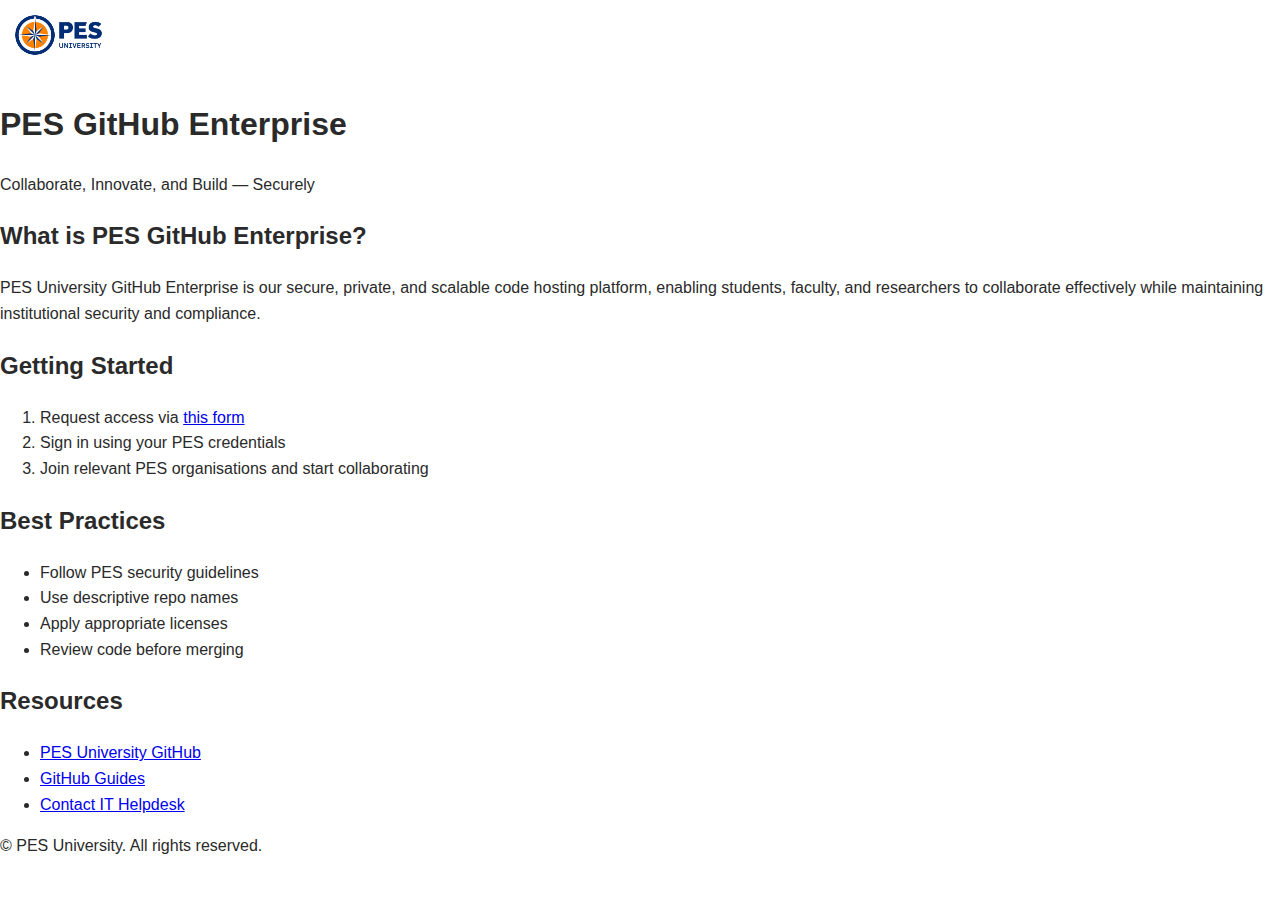
<file: docs/index.html>
<!DOCTYPE html>
<html lang="en">
<head>
  <meta charset="UTF-8" />
  <meta name="viewport" content="width=device-width, initial-scale=1.0"/>
  <title>PES University GitHub Enterprise</title>
  <link rel="stylesheet" href="styles.css"/>
</head>
<body>
  <header>
    <img src="PES_UNI_LIN_RGB.jpg" alt="PES University Logo" class="logo"/>
    <h1>PES GitHub Enterprise</h1>
    <p>Collaborate, Innovate, and Build — Securely</p>
  </header>

  <section class="intro">
    <h2>What is PES GitHub Enterprise?</h2>
    <p>
      PES University GitHub Enterprise is our secure, private, and scalable code hosting platform, enabling students, faculty, and researchers to collaborate effectively while maintaining institutional security and compliance.
    </p>
  </section>

  <section class="get-started">
    <h2>Getting Started</h2>
    <ol>
      <li>Request access via <a href="https://pes.edu/github-access">this form</a></li>
      <li>Sign in using your PES credentials</li>
      <li>Join relevant PES organisations and start collaborating</li>
    </ol>
  </section>

  <section class="best-practices">
    <h2>Best Practices</h2>
    <ul>
      <li>Follow PES security guidelines</li>
      <li>Use descriptive repo names</li>
      <li>Apply appropriate licenses</li>
      <li>Review code before merging</li>
    </ul>
  </section>

  <section class="resources">
    <h2>Resources</h2>
    <ul>
      <li><a href="https://github.com/pes-university">PES University GitHub</a></li>
      <li><a href="https://guides.github.com">GitHub Guides</a></li>
      <li><a href="mailto:it-helpdesk@pes.edu">Contact IT Helpdesk</a></li>
    </ul>
  </section>

  <footer>
    <p>&copy; PES University. All rights reserved.</p>
  </footer>
</body>
</html>
</file>
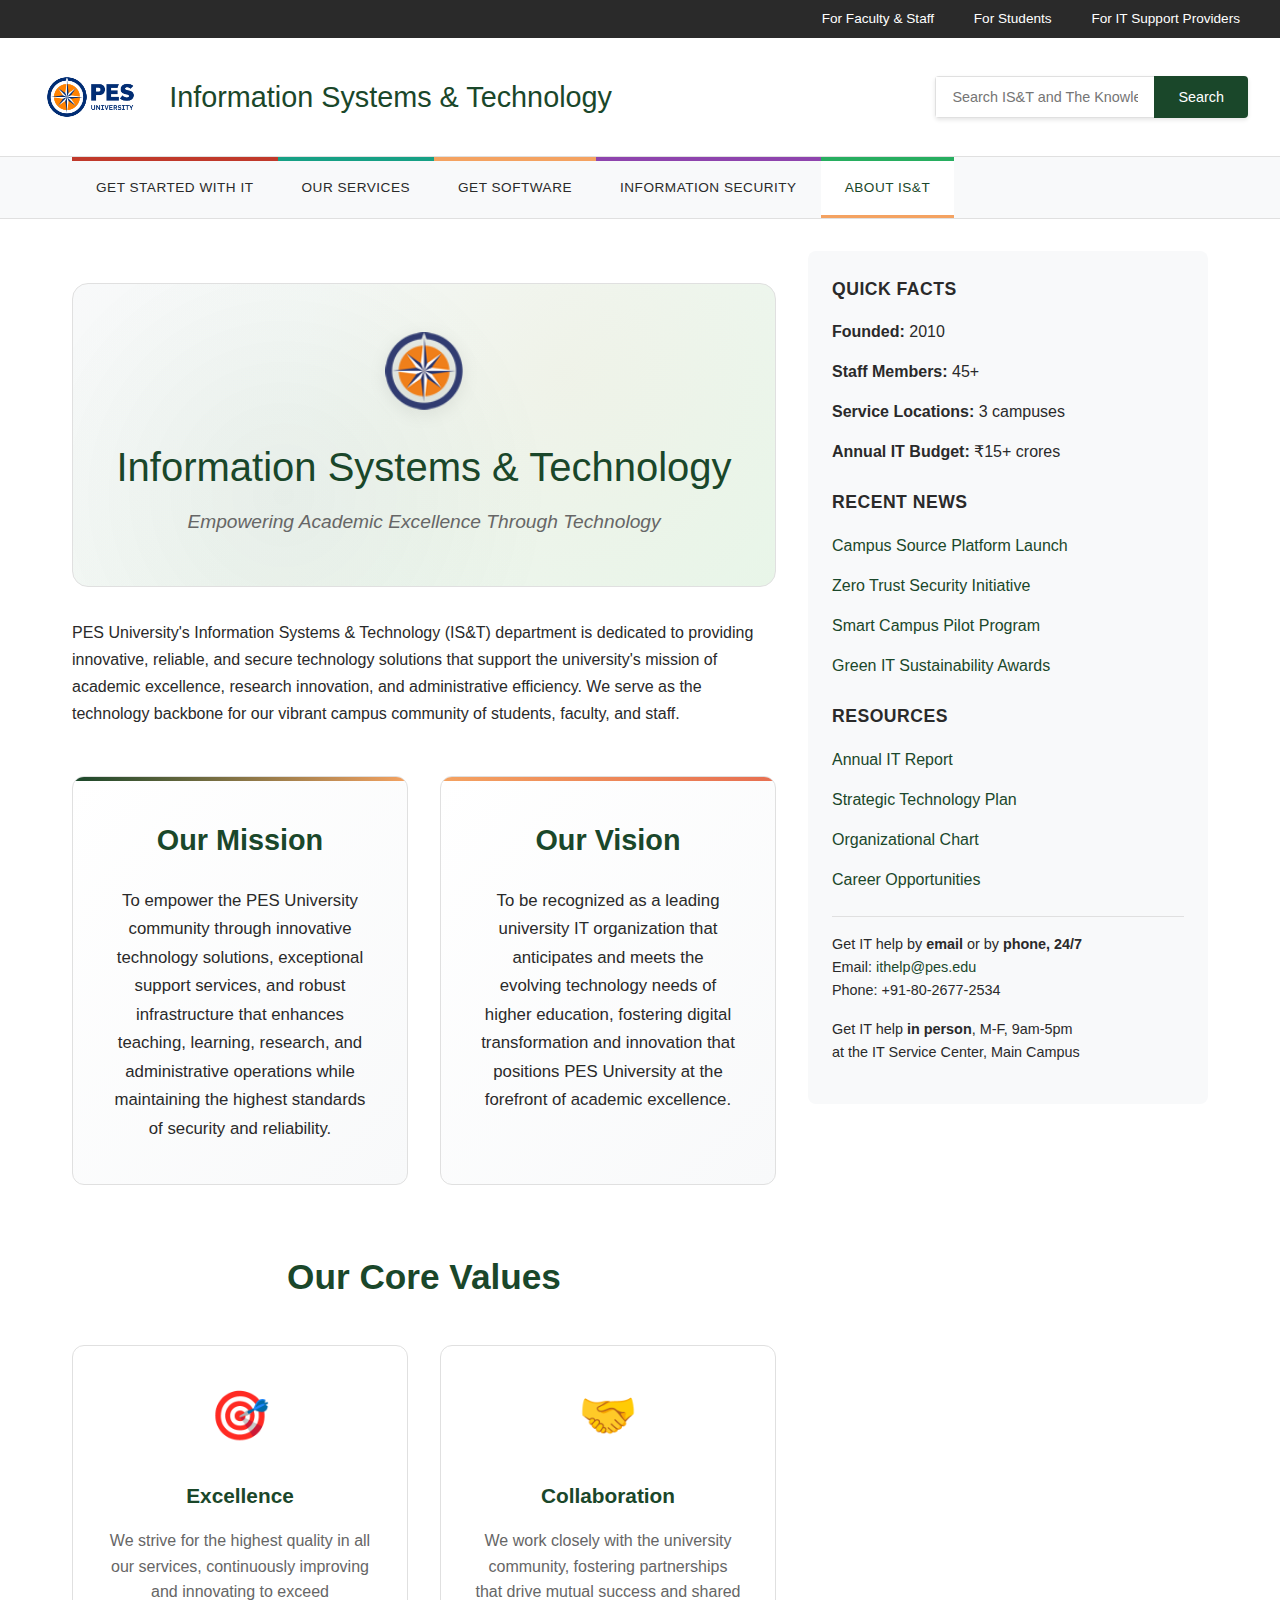
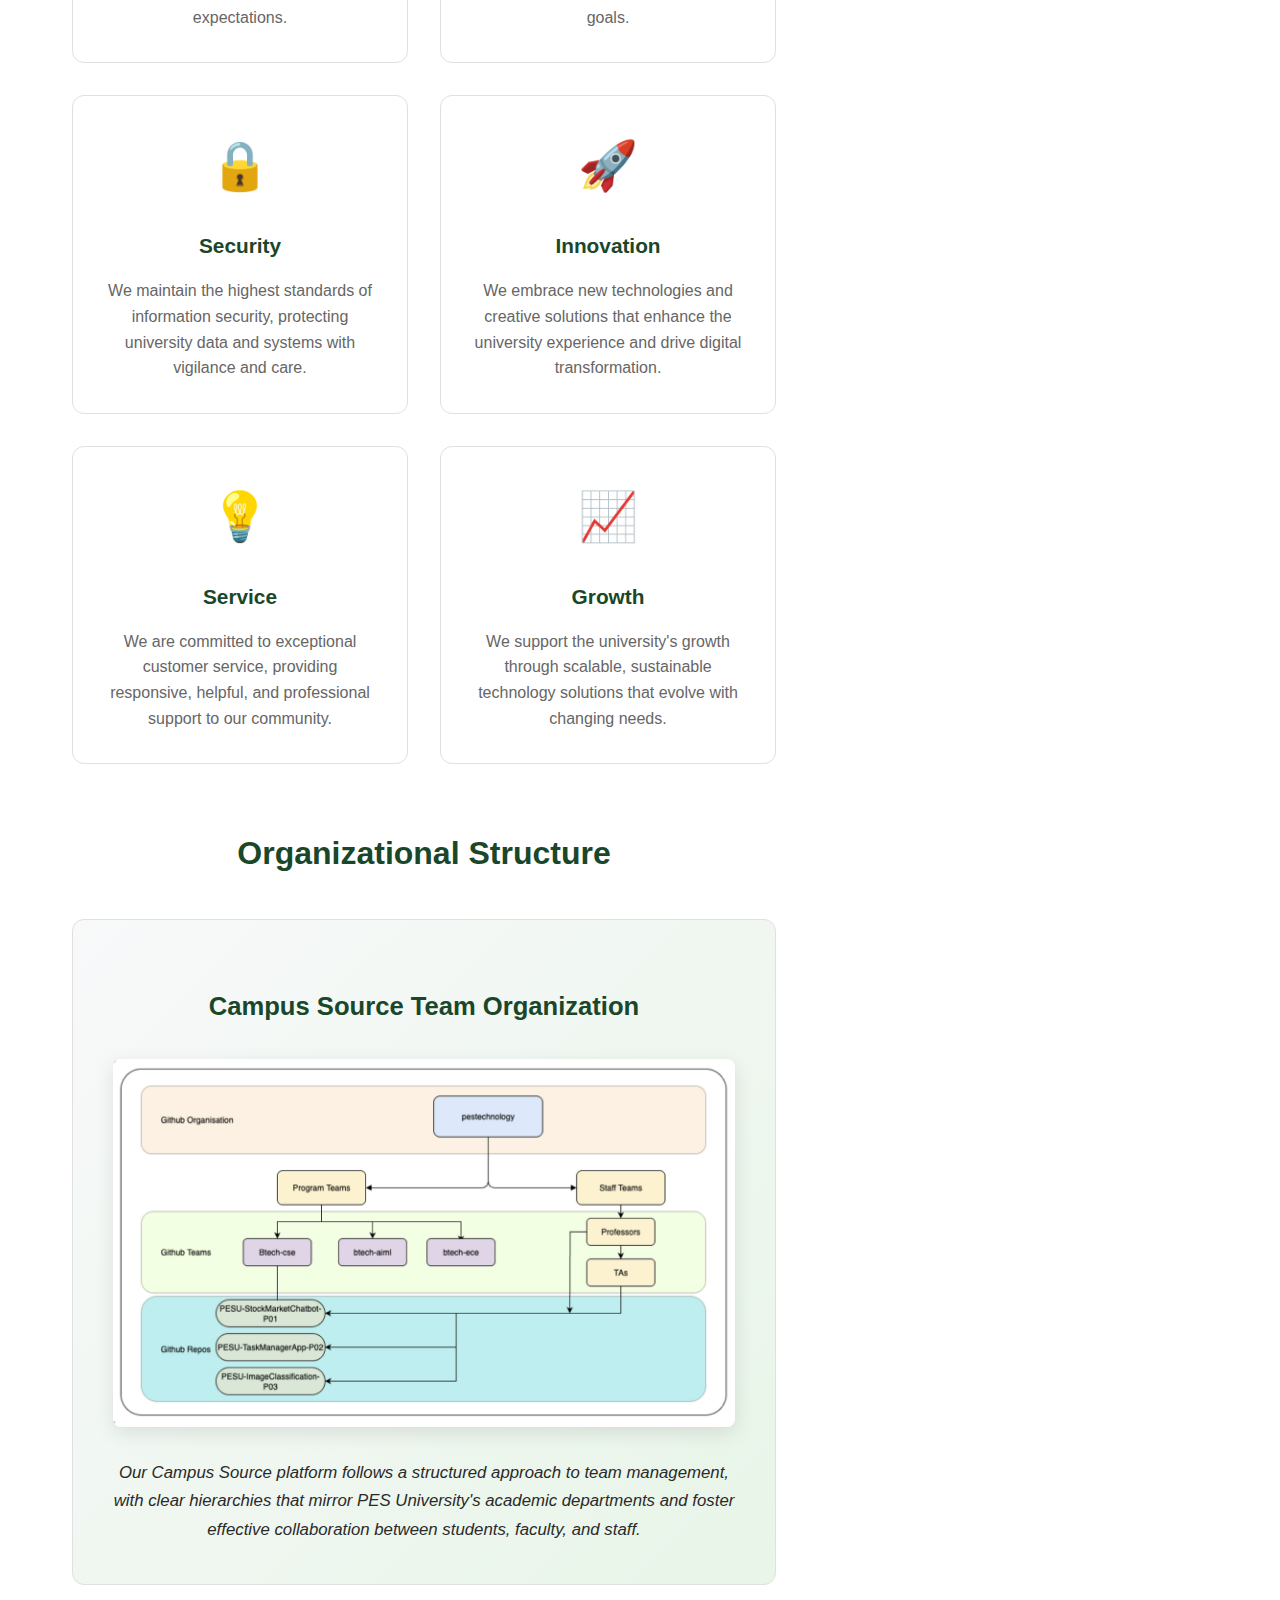
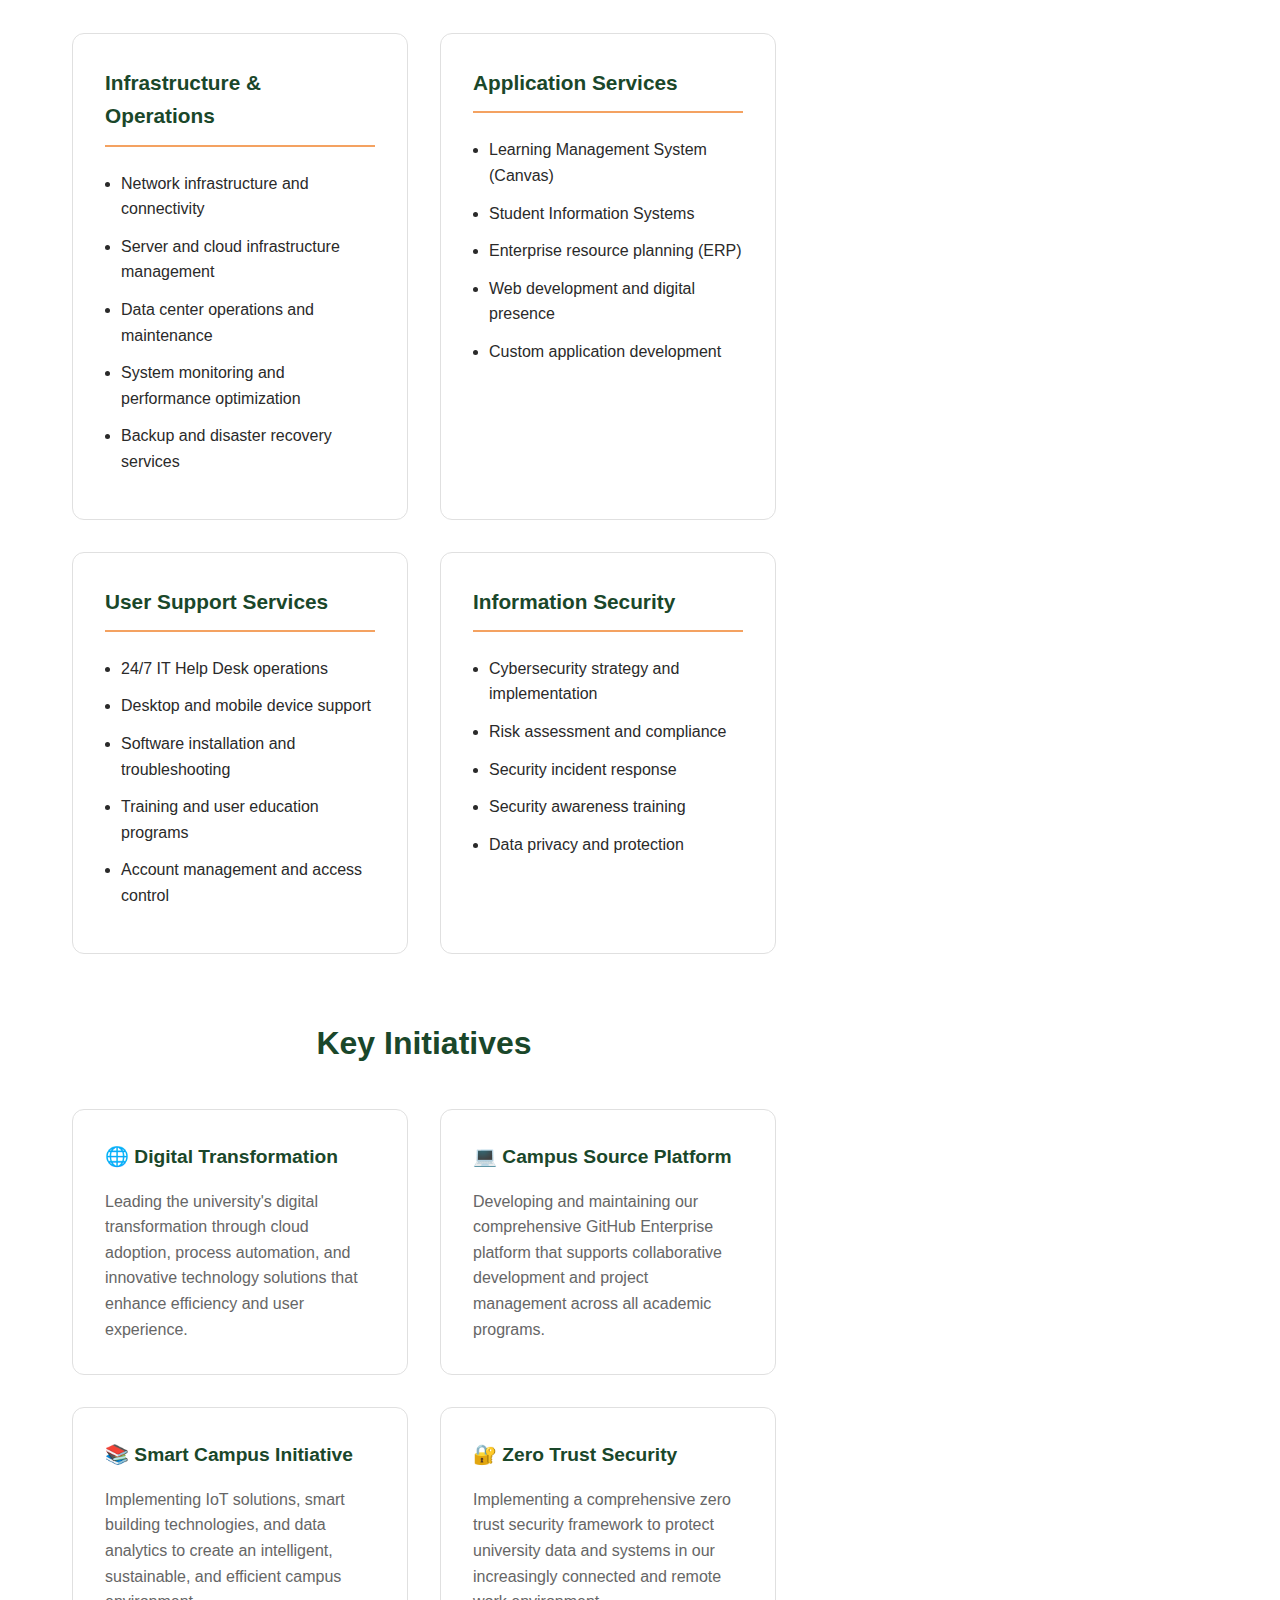
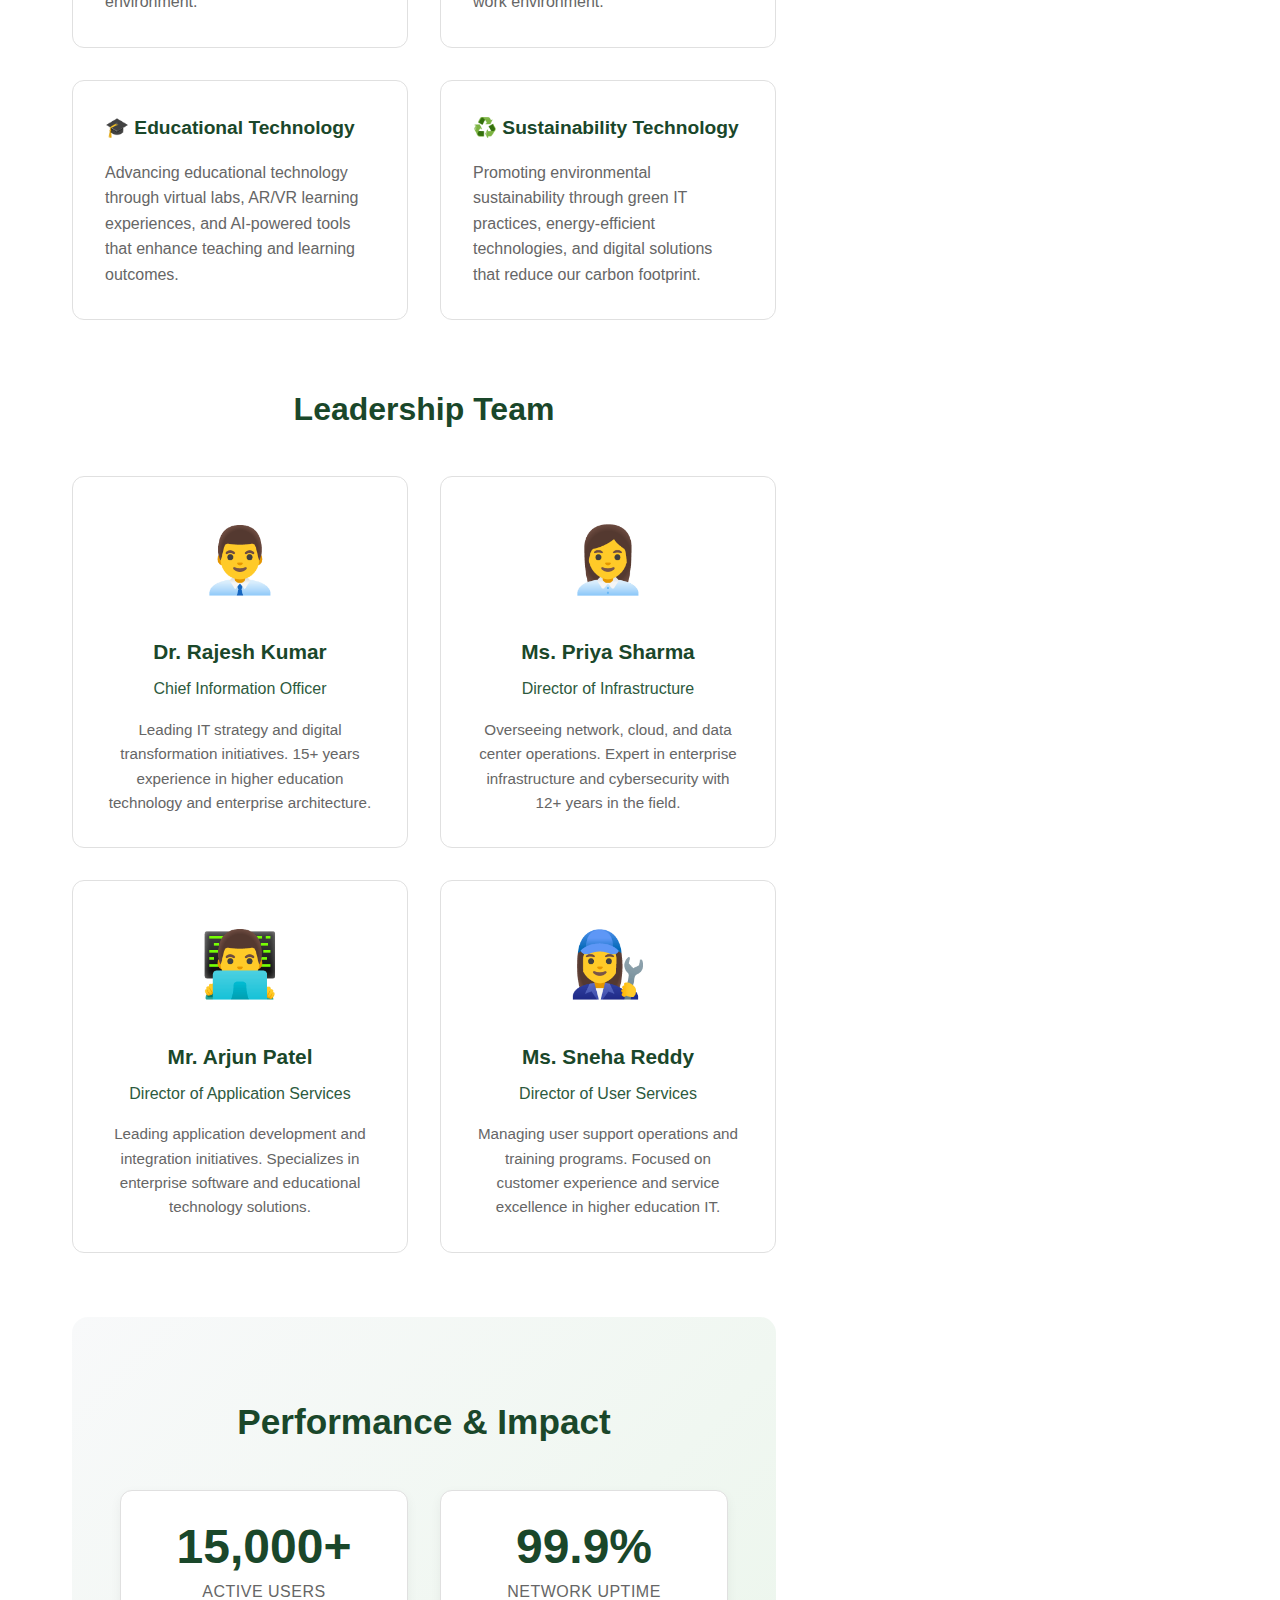
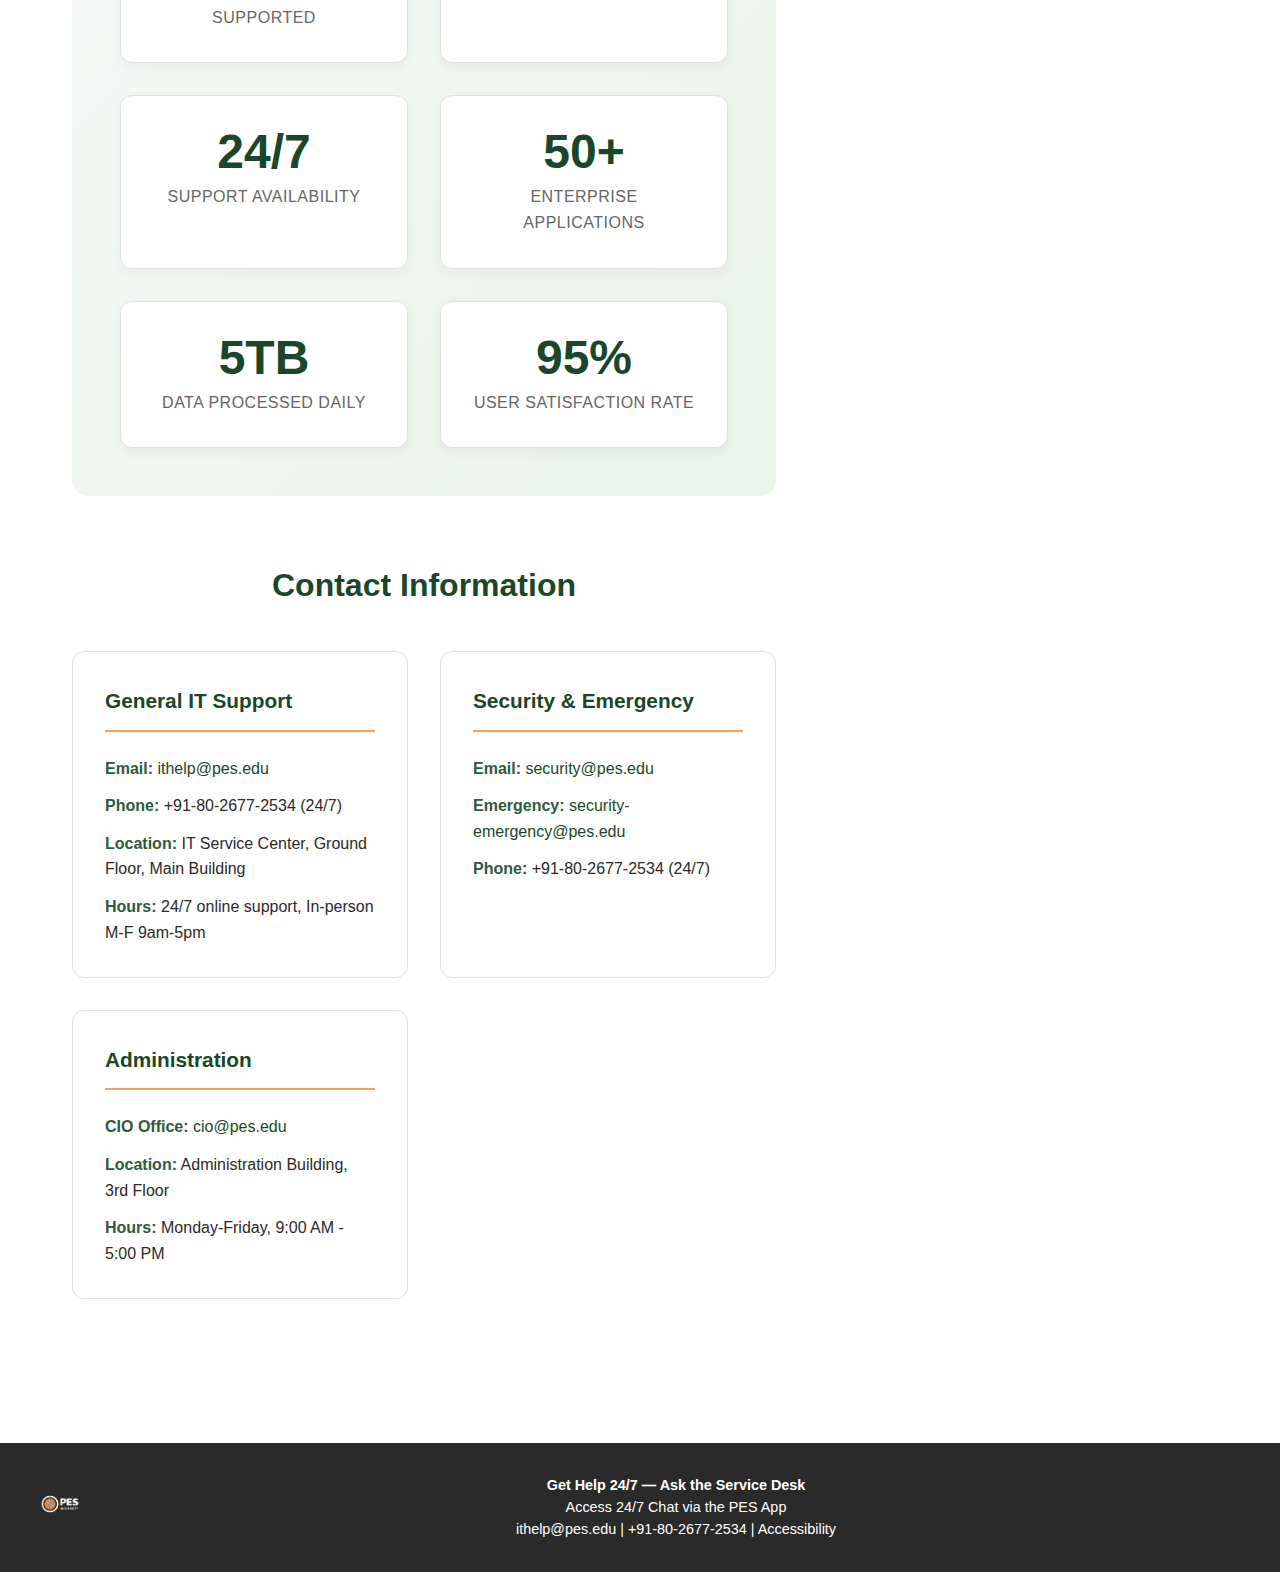
<file: docs/about.html>
<!DOCTYPE html>
<html lang="en">
<head>
  <meta charset="UTF-8">
  <meta name="viewport" content="width=device-width, initial-scale=1.0">
  <title>About IS&T | PES University</title>
  <link rel="stylesheet" href="styles.css">
</head>
<body>
  <!-- Top utility bar -->
  <div class="utility-bar">
    <a href="faculty-staff.html">For Faculty & Staff</a>
    <a href="students.html">For Students</a>
    <a href="it-support.html">For IT Support Providers</a>
  </div>

  <!-- Header -->
  <header class="header">
    <div class="header-left">
      <img src="images/PES_UNI_LIN_RGB.jpg" alt="PES University Logo" class="logo">
      <div class="header-title">
        <h1>Information Systems & Technology</h1>
      </div>
    </div>
    <div class="header-search">
      <form action="search.html" method="GET">
        <input type="text" name="q" placeholder="Search IS&T and The Knowledge Base">
        <button type="submit">Search</button>
      </form>
    </div>
  </header>

  <!-- Navigation -->
  <nav class="nav-tabs">
    <div class="nav-container">
      <a href="get-started.html" class="nav-item get-started">GET STARTED WITH IT</a>
      <a href="services.html" class="nav-item services">OUR SERVICES</a>
      <a href="software.html" class="nav-item software">GET SOFTWARE</a>
      <a href="security.html" class="nav-item security">INFORMATION SECURITY</a>
      <a href="about.html" class="nav-item about active">ABOUT IS&T</a>
    </div>
  </nav>

  <!-- Content area -->
  <div class="content-container">
    <main class="main-content">
      <div class="about-hero">
        <div class="about-hero-content">
          <img src="images/pesu_logo.png" alt="PES University" class="about-hero-logo">
          <h1 class="page-title">Information Systems & Technology</h1>
          <div class="about-hero-tagline">Empowering Academic Excellence Through Technology</div>
        </div>
      </div>
      
      <div class="service-description">
        <p>PES University's Information Systems & Technology (IS&T) department is dedicated to providing innovative, reliable, and secure technology solutions that support the university's mission of academic excellence, research innovation, and administrative efficiency. We serve as the technology backbone for our vibrant campus community of students, faculty, and staff.</p>
      </div>

      <div class="about-content">
        <div class="mission-vision">
          <div class="mission-card">
            <h2>Our Mission</h2>
            <p>To empower the PES University community through innovative technology solutions, exceptional support services, and robust infrastructure that enhances teaching, learning, research, and administrative operations while maintaining the highest standards of security and reliability.</p>
          </div>
          
          <div class="vision-card">
            <h2>Our Vision</h2>
            <p>To be recognized as a leading university IT organization that anticipates and meets the evolving technology needs of higher education, fostering digital transformation and innovation that positions PES University at the forefront of academic excellence.</p>
          </div>
        </div>

        <div class="core-values">
          <h2>Our Core Values</h2>
          <div class="values-grid">
            <div class="value-item">
              <div class="value-icon">🎯</div>
              <h4>Excellence</h4>
              <p>We strive for the highest quality in all our services, continuously improving and innovating to exceed expectations.</p>
            </div>
            <div class="value-item">
              <div class="value-icon">🤝</div>
              <h4>Collaboration</h4>
              <p>We work closely with the university community, fostering partnerships that drive mutual success and shared goals.</p>
            </div>
            <div class="value-item">
              <div class="value-icon">🔒</div>
              <h4>Security</h4>
              <p>We maintain the highest standards of information security, protecting university data and systems with vigilance and care.</p>
            </div>
            <div class="value-item">
              <div class="value-icon">🚀</div>
              <h4>Innovation</h4>
              <p>We embrace new technologies and creative solutions that enhance the university experience and drive digital transformation.</p>
            </div>
            <div class="value-item">
              <div class="value-icon">💡</div>
              <h4>Service</h4>
              <p>We are committed to exceptional customer service, providing responsive, helpful, and professional support to our community.</p>
            </div>
            <div class="value-item">
              <div class="value-icon">📈</div>
              <h4>Growth</h4>
              <p>We support the university's growth through scalable, sustainable technology solutions that evolve with changing needs.</p>
            </div>
          </div>
        </div>

        <div class="organizational-structure">
          <h2>Organizational Structure</h2>
          
          <div class="campus-source-org-highlight">
            <h3>Campus Source Team Organization</h3>
            <div class="org-showcase">
              <img src="images/campus-source-org-structure.png" alt="Campus Source Organizational Structure" class="org-diagram-about">
              <p class="org-description">Our Campus Source platform follows a structured approach to team management, with clear hierarchies that mirror PES University's academic departments and foster effective collaboration between students, faculty, and staff.</p>
            </div>
          </div>
          
          <div class="org-departments">
            <div class="dept-card">
              <h4>Infrastructure & Operations</h4>
              <ul>
                <li>Network infrastructure and connectivity</li>
                <li>Server and cloud infrastructure management</li>
                <li>Data center operations and maintenance</li>
                <li>System monitoring and performance optimization</li>
                <li>Backup and disaster recovery services</li>
              </ul>
            </div>
            
            <div class="dept-card">
              <h4>Application Services</h4>
              <ul>
                <li>Learning Management System (Canvas)</li>
                <li>Student Information Systems</li>
                <li>Enterprise resource planning (ERP)</li>
                <li>Web development and digital presence</li>
                <li>Custom application development</li>
              </ul>
            </div>
            
            <div class="dept-card">
              <h4>User Support Services</h4>
              <ul>
                <li>24/7 IT Help Desk operations</li>
                <li>Desktop and mobile device support</li>
                <li>Software installation and troubleshooting</li>
                <li>Training and user education programs</li>
                <li>Account management and access control</li>
              </ul>
            </div>
            
            <div class="dept-card">
              <h4>Information Security</h4>
              <ul>
                <li>Cybersecurity strategy and implementation</li>
                <li>Risk assessment and compliance</li>
                <li>Security incident response</li>
                <li>Security awareness training</li>
                <li>Data privacy and protection</li>
              </ul>
            </div>
          </div>
        </div>

        <div class="key-initiatives">
          <h2>Key Initiatives</h2>
          <div class="initiatives-grid">
            <div class="initiative-card">
              <h4>🌐 Digital Transformation</h4>
              <p>Leading the university's digital transformation through cloud adoption, process automation, and innovative technology solutions that enhance efficiency and user experience.</p>
            </div>
            
            <div class="initiative-card">
              <h4>💻 Campus Source Platform</h4>
              <p>Developing and maintaining our comprehensive GitHub Enterprise platform that supports collaborative development and project management across all academic programs.</p>
            </div>
            
            <div class="initiative-card">
              <h4>📚 Smart Campus Initiative</h4>
              <p>Implementing IoT solutions, smart building technologies, and data analytics to create an intelligent, sustainable, and efficient campus environment.</p>
            </div>
            
            <div class="initiative-card">
              <h4>🔐 Zero Trust Security</h4>
              <p>Implementing a comprehensive zero trust security framework to protect university data and systems in our increasingly connected and remote work environment.</p>
            </div>
            
            <div class="initiative-card">
              <h4>🎓 Educational Technology</h4>
              <p>Advancing educational technology through virtual labs, AR/VR learning experiences, and AI-powered tools that enhance teaching and learning outcomes.</p>
            </div>
            
            <div class="initiative-card">
              <h4>♻️ Sustainability Technology</h4>
              <p>Promoting environmental sustainability through green IT practices, energy-efficient technologies, and digital solutions that reduce our carbon footprint.</p>
            </div>
          </div>
        </div>

        <div class="leadership-team">
          <h2>Leadership Team</h2>
          <div class="leaders-grid">
            <div class="leader-card">
              <div class="leader-avatar">👨‍💼</div>
              <h4>Dr. Rajesh Kumar</h4>
              <p class="title">Chief Information Officer</p>
              <p class="bio">Leading IT strategy and digital transformation initiatives. 15+ years experience in higher education technology and enterprise architecture.</p>
            </div>
            
            <div class="leader-card">
              <div class="leader-avatar">👩‍💼</div>
              <h4>Ms. Priya Sharma</h4>
              <p class="title">Director of Infrastructure</p>
              <p class="bio">Overseeing network, cloud, and data center operations. Expert in enterprise infrastructure and cybersecurity with 12+ years in the field.</p>
            </div>
            
            <div class="leader-card">
              <div class="leader-avatar">👨‍💻</div>
              <h4>Mr. Arjun Patel</h4>
              <p class="title">Director of Application Services</p>
              <p class="bio">Leading application development and integration initiatives. Specializes in enterprise software and educational technology solutions.</p>
            </div>
            
            <div class="leader-card">
              <div class="leader-avatar">👩‍🔧</div>
              <h4>Ms. Sneha Reddy</h4>
              <p class="title">Director of User Services</p>
              <p class="bio">Managing user support operations and training programs. Focused on customer experience and service excellence in higher education IT.</p>
            </div>
          </div>
        </div>

        <div class="performance-metrics">
          <h2>Performance & Impact</h2>
          <div class="metrics-grid">
            <div class="metric-card">
              <div class="metric-number">15,000+</div>
              <div class="metric-label">Active Users Supported</div>
            </div>
            <div class="metric-card">
              <div class="metric-number">99.9%</div>
              <div class="metric-label">Network Uptime</div>
            </div>
            <div class="metric-card">
              <div class="metric-number">24/7</div>
              <div class="metric-label">Support Availability</div>
            </div>
            <div class="metric-card">
              <div class="metric-number">50+</div>
              <div class="metric-label">Enterprise Applications</div>
            </div>
            <div class="metric-card">
              <div class="metric-number">5TB</div>
              <div class="metric-label">Data Processed Daily</div>
            </div>
            <div class="metric-card">
              <div class="metric-number">95%</div>
              <div class="metric-label">User Satisfaction Rate</div>
            </div>
          </div>
        </div>

        <div class="contact-information">
          <h2>Contact Information</h2>
          <div class="contact-sections">
            <div class="contact-section">
              <h4>General IT Support</h4>
              <div class="contact-details">
                <p><strong>Email:</strong> <a href="mailto:ithelp@pes.edu">ithelp@pes.edu</a></p>
                <p><strong>Phone:</strong> +91-80-2677-2534 (24/7)</p>
                <p><strong>Location:</strong> IT Service Center, Ground Floor, Main Building</p>
                <p><strong>Hours:</strong> 24/7 online support, In-person M-F 9am-5pm</p>
              </div>
            </div>
            
            <div class="contact-section">
              <h4>Security & Emergency</h4>
              <div class="contact-details">
                <p><strong>Email:</strong> <a href="mailto:security@pes.edu">security@pes.edu</a></p>
                <p><strong>Emergency:</strong> <a href="mailto:security-emergency@pes.edu">security-emergency@pes.edu</a></p>
                <p><strong>Phone:</strong> +91-80-2677-2534 (24/7)</p>
              </div>
            </div>
            
            <div class="contact-section">
              <h4>Administration</h4>
              <div class="contact-details">
                <p><strong>CIO Office:</strong> <a href="mailto:cio@pes.edu">cio@pes.edu</a></p>
                <p><strong>Location:</strong> Administration Building, 3rd Floor</p>
                <p><strong>Hours:</strong> Monday-Friday, 9:00 AM - 5:00 PM</p>
              </div>
            </div>
          </div>
        </div>
      </div>
    </main>

    <!-- Sidebar -->
    <aside class="sidebar">
      <div class="help-section">
        <h3>QUICK FACTS</h3>
        <ul>
          <li><strong>Founded:</strong> 2010</li>
          <li><strong>Staff Members:</strong> 45+</li>
          <li><strong>Service Locations:</strong> 3 campuses</li>
          <li><strong>Annual IT Budget:</strong> ₹15+ crores</li>
        </ul>
        
        <h3>RECENT NEWS</h3>
        <ul>
          <li><a href="campus-source-launch.html">Campus Source Platform Launch</a></li>
          <li><a href="zero-trust-implementation.html">Zero Trust Security Initiative</a></li>
          <li><a href="smart-campus-pilot.html">Smart Campus Pilot Program</a></li>
          <li><a href="sustainability-awards.html">Green IT Sustainability Awards</a></li>
        </ul>
        
        <h3>RESOURCES</h3>
        <ul>
          <li><a href="annual-report.html">Annual IT Report</a></li>
          <li><a href="strategic-plan.html">Strategic Technology Plan</a></li>
          <li><a href="org-chart.html">Organizational Chart</a></li>
          <li><a href="career-opportunities.html">Career Opportunities</a></li>
        </ul>
        
        <div class="contact-info">
          <p>Get IT help by <strong>email</strong> or by <strong>phone, 24/7</strong><br>
          Email: <a href="mailto:ithelp@pes.edu">ithelp@pes.edu</a><br>
          Phone: +91-80-2677-2534</p>
          
          <p>Get IT help <strong>in person</strong>, M-F, 9am-5pm<br>
          at the IT Service Center, Main Campus</p>
        </div>
      </div>
    </aside>
  </div>

  <!-- Footer -->
  <footer class="footer">
    <div class="footer-content">
      <div class="footer-left">
        <img src="images/pesu-white-logo.png" alt="PES University" class="footer-logo">
      </div>
      <div class="footer-center">
        <strong>Get Help 24/7 — Ask the Service Desk</strong><br>
        Access 24/7 Chat via the PES App<br>
        <a href="mailto:ithelp@pes.edu">ithelp@pes.edu</a> | +91-80-2677-2534 | <a href="accessibility.html">Accessibility</a>
      </div>
    </div>
  </footer>
</body>
</html>
</file>
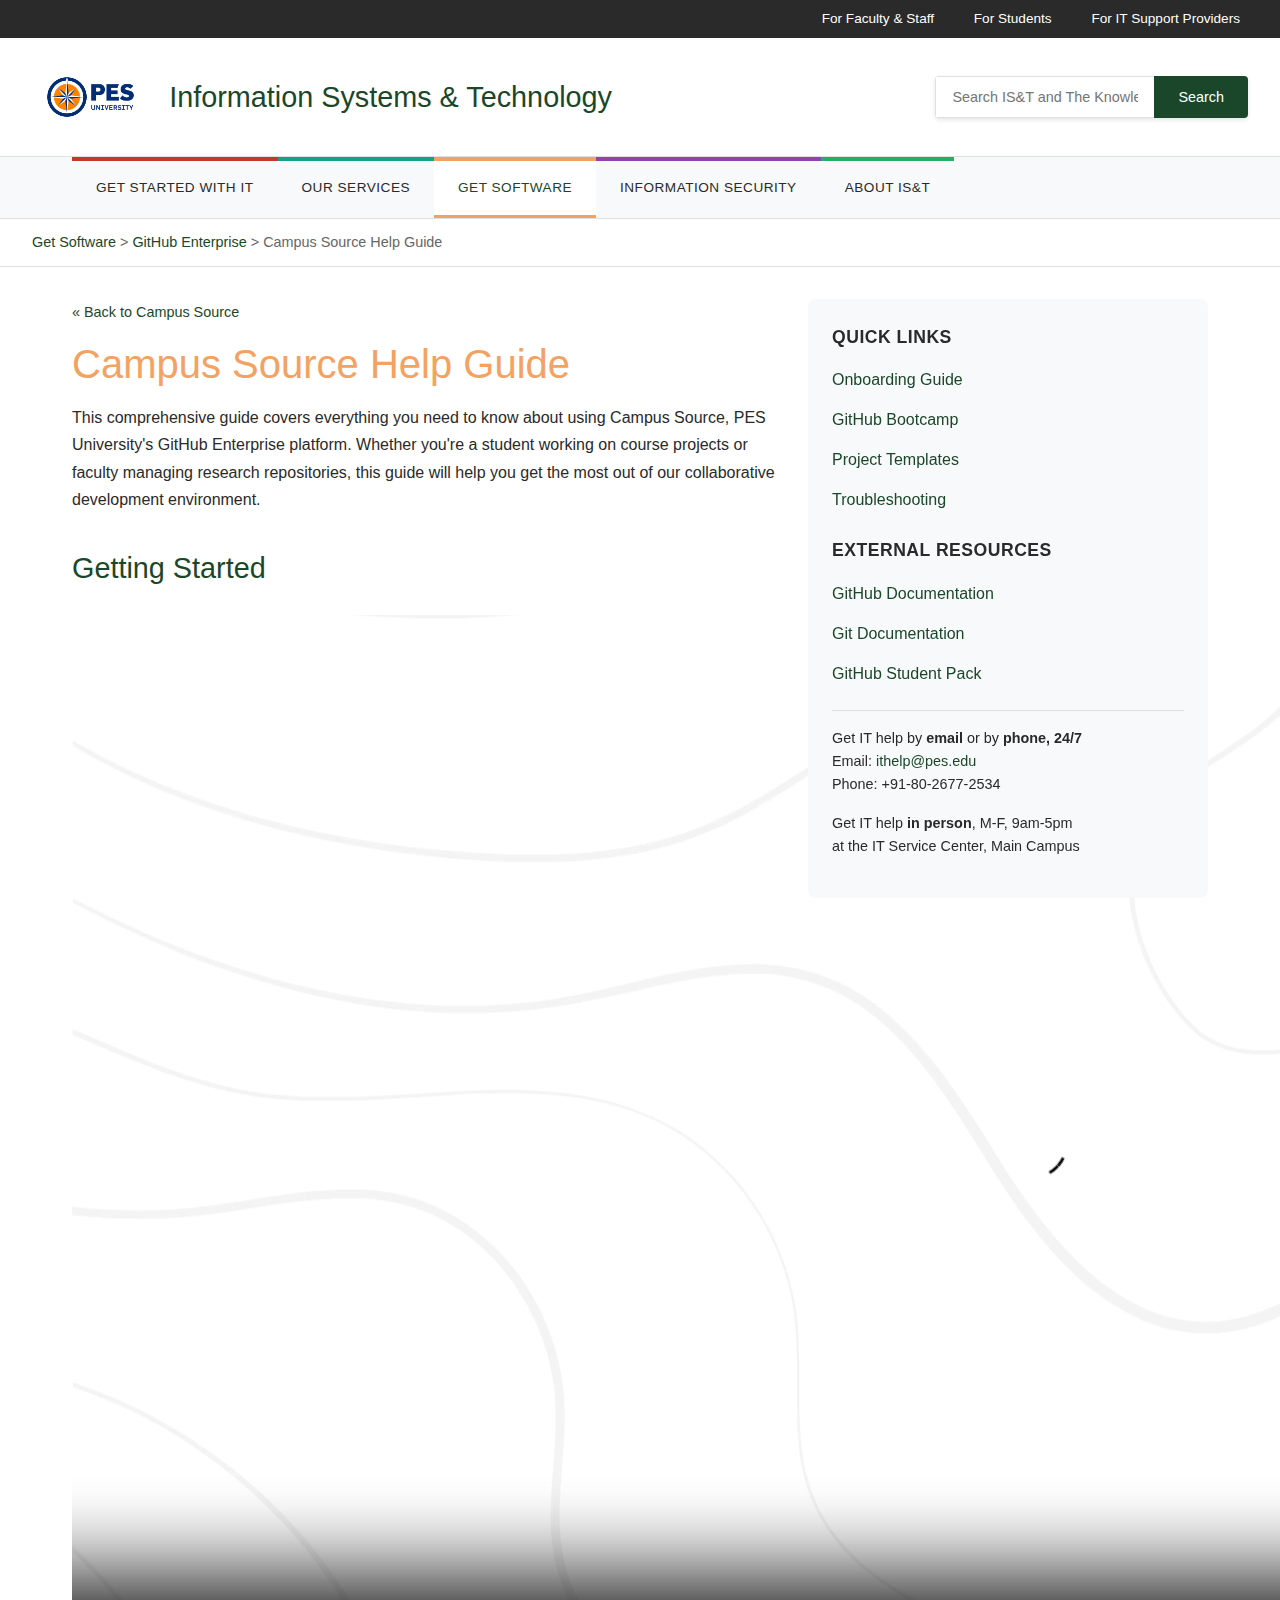
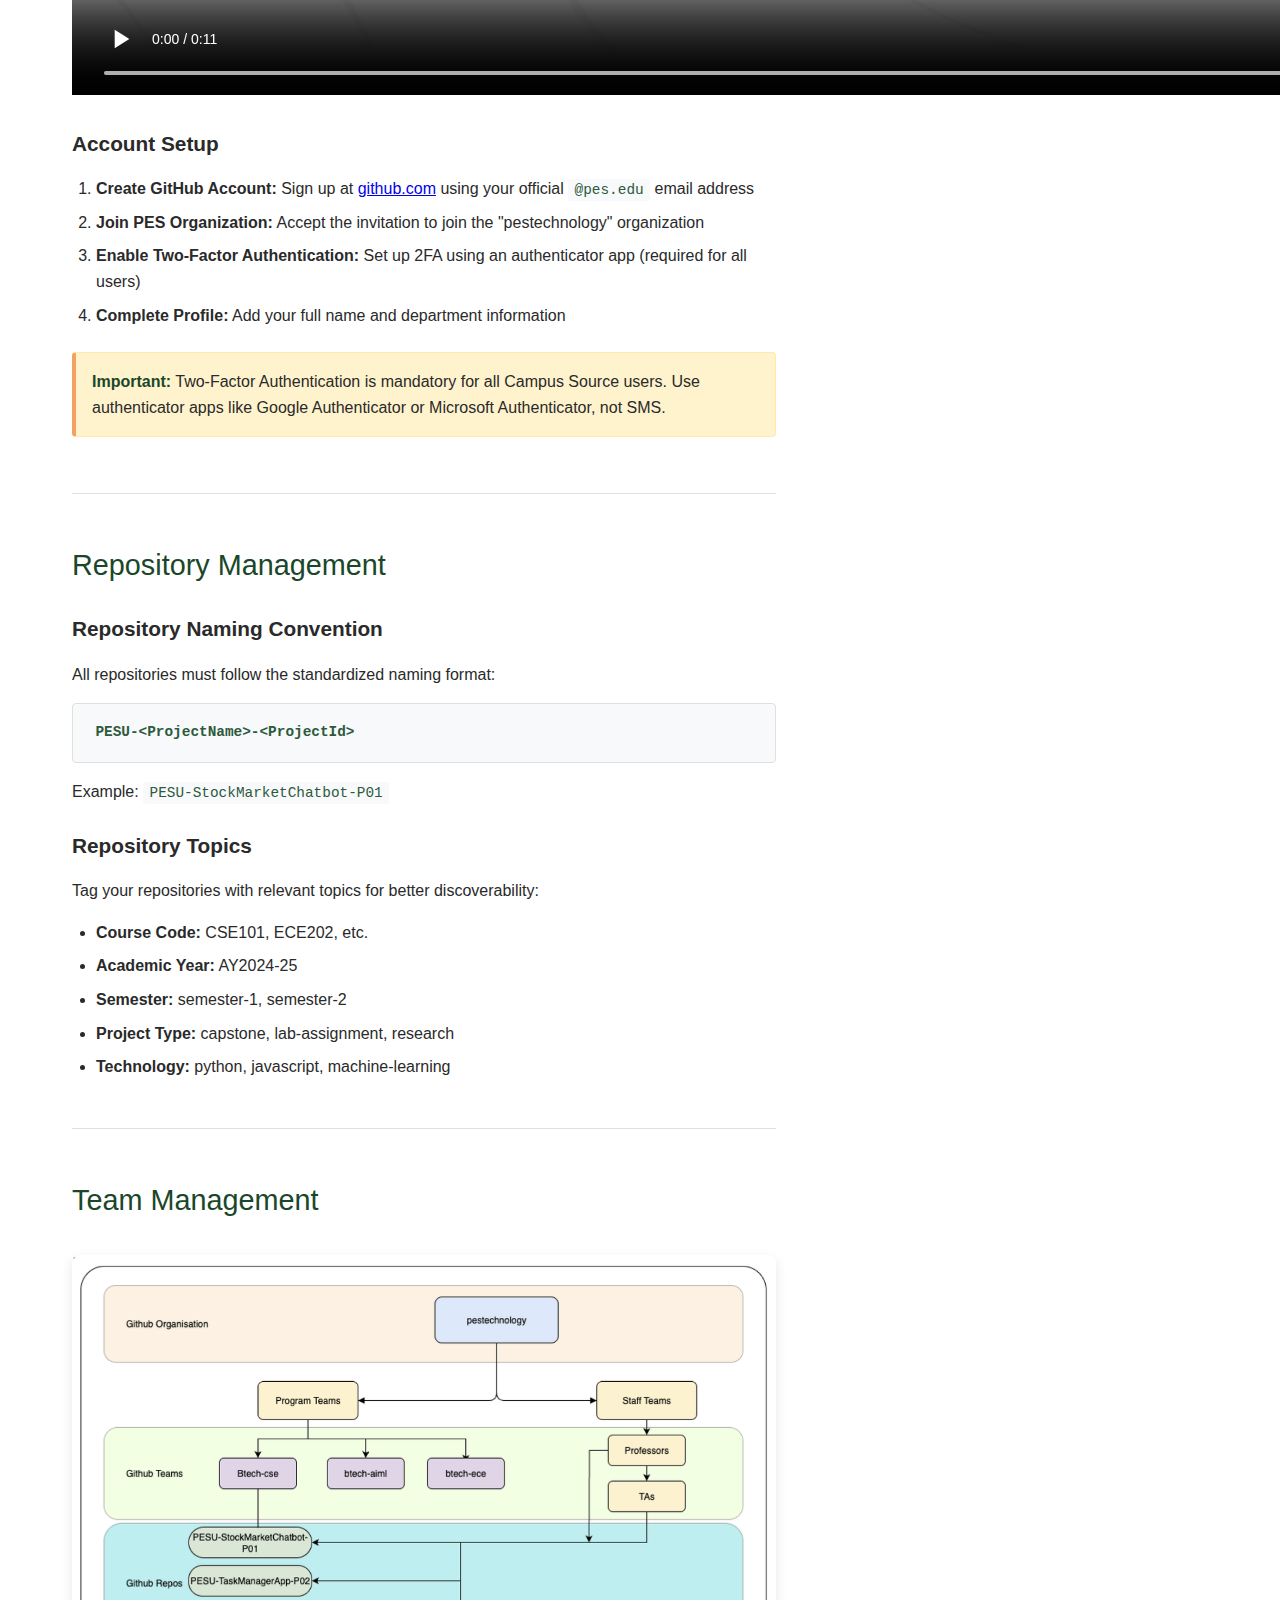
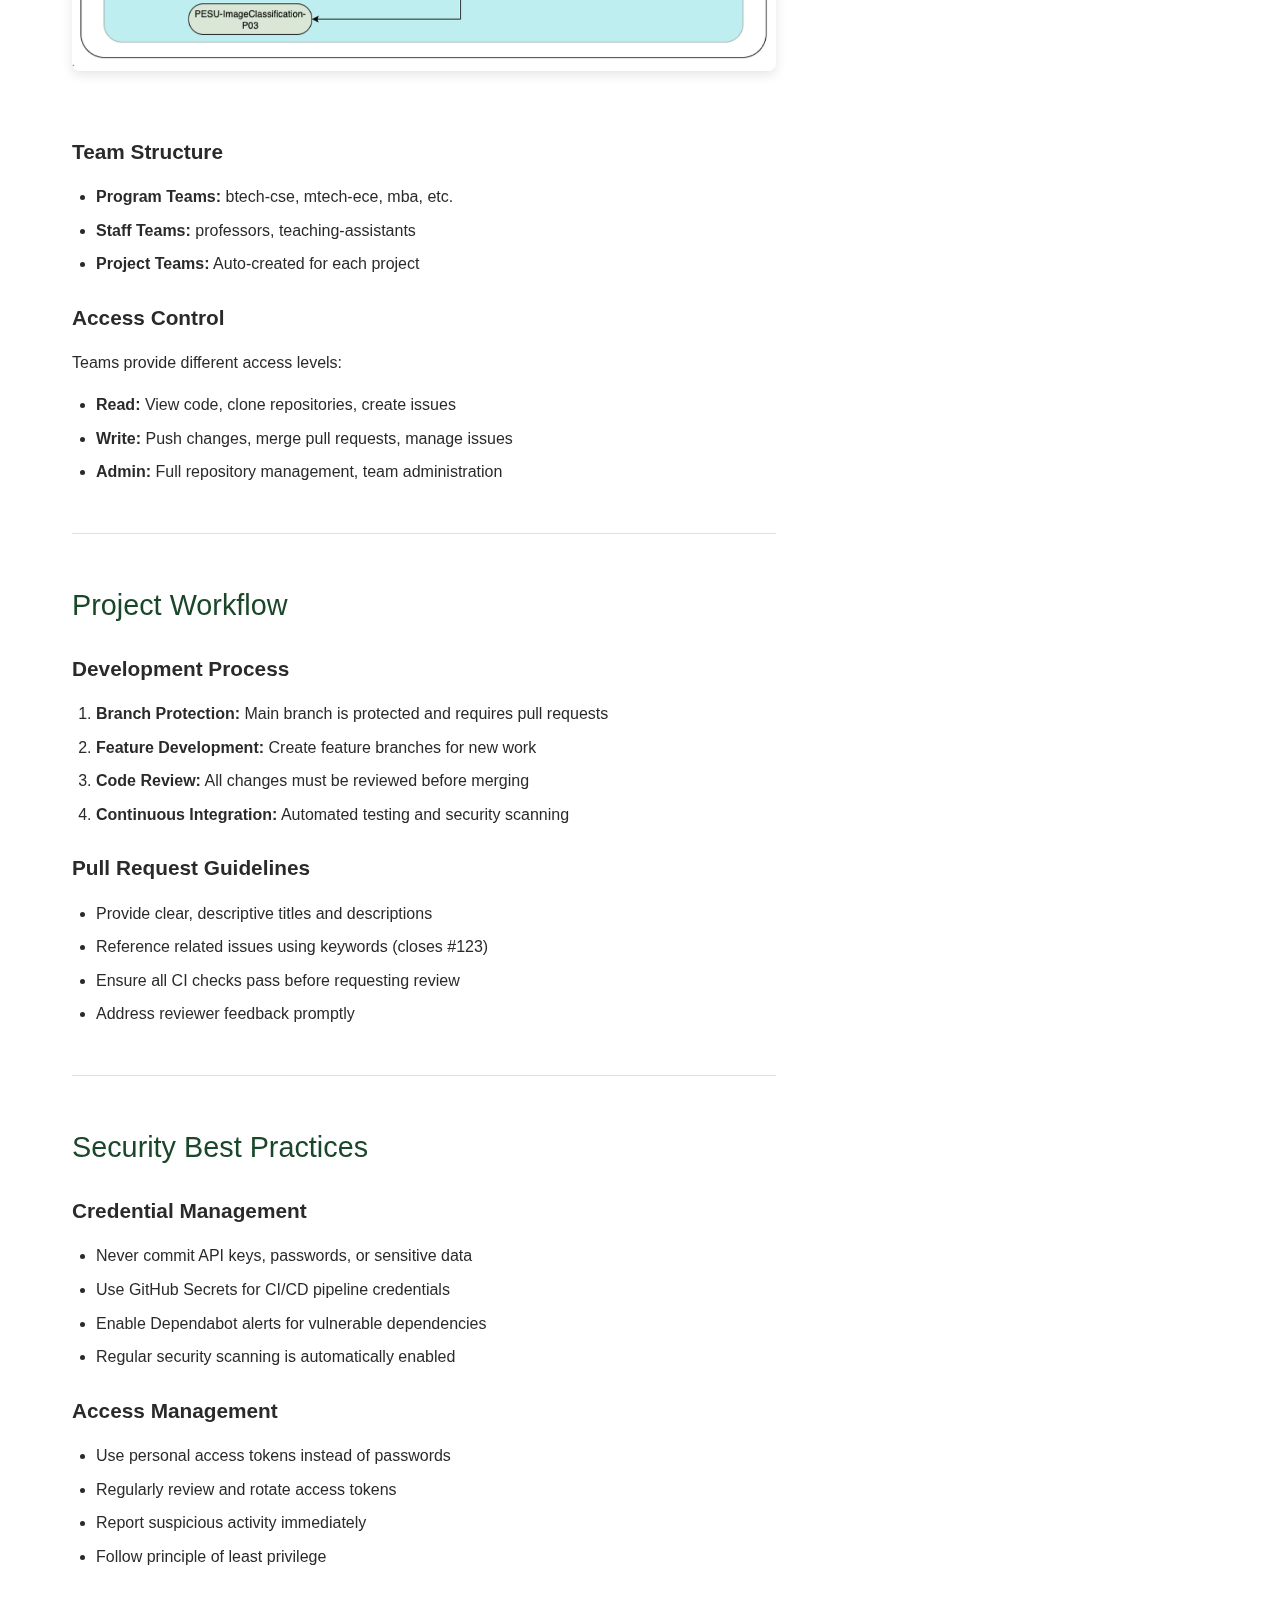
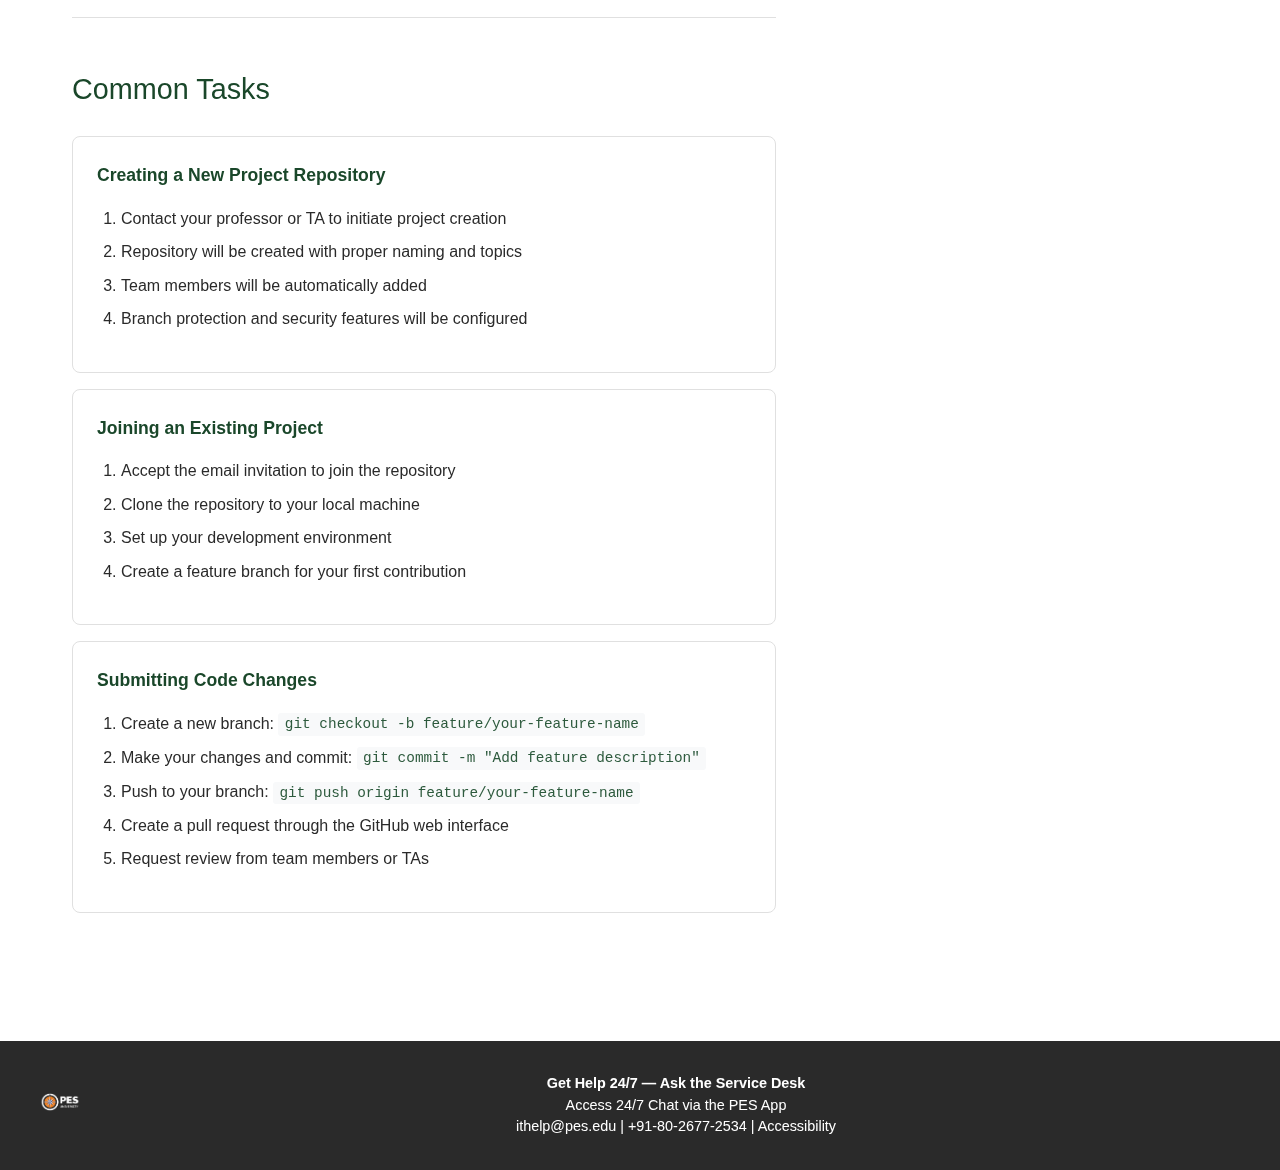
<file: docs/campus-source-help.html>
<!DOCTYPE html>
<html lang="en">
<head>
  <meta charset="UTF-8">
  <meta name="viewport" content="width=device-width, initial-scale=1.0">
  <title>Campus Source Help Guide | PES University</title>
  <link rel="icon" type="image/png" href="images/pesu_logo.png">
  <link rel="stylesheet" href="styles.css">
</head>
<body>
  <!-- Top utility bar -->
  <div class="utility-bar">
    <a href="faculty-staff.html">For Faculty & Staff</a>
    <a href="students.html">For Students</a>
    <a href="it-support.html">For IT Support Providers</a>
  </div>

  <!-- Header -->
  <header class="header">
    <div class="header-left">
      <img src="images/PES_UNI_LIN_RGB.jpg" alt="PES University Logo" class="logo">
      <div class="header-title">
        <h1>Information Systems & Technology</h1>
      </div>
    </div>
    <div class="header-search">
      <form action="search.html" method="GET">
        <input type="text" name="q" placeholder="Search IS&T and The Knowledge Base">
        <button type="submit">Search</button>
      </form>
    </div>
  </header>

  <!-- Navigation -->
  <nav class="nav-tabs">
    <div class="nav-container">
      <a href="get-started.html" class="nav-item get-started">GET STARTED WITH IT</a>
      <a href="services.html" class="nav-item services">OUR SERVICES</a>
      <a href="software.html" class="nav-item software active">GET SOFTWARE</a>
      <a href="security.html" class="nav-item security">INFORMATION SECURITY</a>
      <a href="about.html" class="nav-item about">ABOUT IS&T</a>
    </div>
  </nav>

  <!-- Breadcrumb -->
  <div class="breadcrumb">
    <a href="software.html">Get Software</a> > <a href="index.html">GitHub Enterprise</a> > Campus Source Help Guide
  </div>

  <!-- Content area -->
  <div class="content-container">
    <main class="main-content">
      <div class="back-link">
        <a href="index.html">« Back to Campus Source</a>
      </div>
      
      <h1 class="page-title">Campus Source Help Guide</h1>
      
      <div class="service-description">
        <p>This comprehensive guide covers everything you need to know about using Campus Source, PES University's GitHub Enterprise platform. Whether you're a student working on course projects or faculty managing research repositories, this guide will help you get the most out of our collaborative development environment.</p>
      </div>

      <div class="help-content">
        <section class="help-section-content">
          <h2>Getting Started</h2>
          <div class="video-container">
            <video controls class="bootcamp-video-player">
              <source src="videos/campus-source-video2.mp4" type="video/mp4">
              <p>Your browser doesn't support HTML video. <a href="videos/campus-source-video2.mp4">Download the video</a> instead.</p>
            </video>
          </div>
          <h3>Account Setup</h3>
          <ol>
            <li><strong>Create GitHub Account:</strong> Sign up at <a href="https://github.com" target="_blank">github.com</a> using your official <code>@pes.edu</code> email address</li>
            <li><strong>Join PES Organization:</strong> Accept the invitation to join the "pestechnology" organization</li>
            <li><strong>Enable Two-Factor Authentication:</strong> Set up 2FA using an authenticator app (required for all users)</li>
            <li><strong>Complete Profile:</strong> Add your full name and department information</li>
          </ol>

          <div class="alert-box">
            <strong>Important:</strong> Two-Factor Authentication is mandatory for all Campus Source users. Use authenticator apps like Google Authenticator or Microsoft Authenticator, not SMS.
          </div>
        </section>

        <section class="help-section-content">
          <h2>Repository Management</h2>
          <h3>Repository Naming Convention</h3>
          <p>All repositories must follow the standardized naming format:</p>
          <div class="code-example">
            <code>PESU-&lt;ProjectName&gt;-&lt;ProjectId&gt;</code>
          </div>
          <p>Example: <code>PESU-StockMarketChatbot-P01</code></p>

          <h3>Repository Topics</h3>
          <p>Tag your repositories with relevant topics for better discoverability:</p>
          <ul>
            <li><strong>Course Code:</strong> CSE101, ECE202, etc.</li>
            <li><strong>Academic Year:</strong> AY2024-25</li>
            <li><strong>Semester:</strong> semester-1, semester-2</li>
            <li><strong>Project Type:</strong> capstone, lab-assignment, research</li>
            <li><strong>Technology:</strong> python, javascript, machine-learning</li>
          </ul>
        </section>

        <section class="help-section-content">
          <h2>Team Management</h2>
          
          <div class="org-structure-help">
            <img src="images/campus-source-org-structure.png" alt="Campus Source Team Structure" class="org-diagram-help">
          </div>
          
          <h3>Team Structure</h3>
          <ul>
            <li><strong>Program Teams:</strong> btech-cse, mtech-ece, mba, etc.</li>
            <li><strong>Staff Teams:</strong> professors, teaching-assistants</li>
            <li><strong>Project Teams:</strong> Auto-created for each project</li>
          </ul>

          <h3>Access Control</h3>
          <p>Teams provide different access levels:</p>
          <ul>
            <li><strong>Read:</strong> View code, clone repositories, create issues</li>
            <li><strong>Write:</strong> Push changes, merge pull requests, manage issues</li>
            <li><strong>Admin:</strong> Full repository management, team administration</li>
          </ul>
        </section>

        <section class="help-section-content">
          <h2>Project Workflow</h2>
          <h3>Development Process</h3>
          <ol>
            <li><strong>Branch Protection:</strong> Main branch is protected and requires pull requests</li>
            <li><strong>Feature Development:</strong> Create feature branches for new work</li>
            <li><strong>Code Review:</strong> All changes must be reviewed before merging</li>
            <li><strong>Continuous Integration:</strong> Automated testing and security scanning</li>
          </ol>

          <h3>Pull Request Guidelines</h3>
          <ul>
            <li>Provide clear, descriptive titles and descriptions</li>
            <li>Reference related issues using keywords (closes #123)</li>
            <li>Ensure all CI checks pass before requesting review</li>
            <li>Address reviewer feedback promptly</li>
          </ul>
        </section>

        <section class="help-section-content">
          <h2>Security Best Practices</h2>
          <h3>Credential Management</h3>
          <ul>
            <li>Never commit API keys, passwords, or sensitive data</li>
            <li>Use GitHub Secrets for CI/CD pipeline credentials</li>
            <li>Enable Dependabot alerts for vulnerable dependencies</li>
            <li>Regular security scanning is automatically enabled</li>
          </ul>

          <h3>Access Management</h3>
          <ul>
            <li>Use personal access tokens instead of passwords</li>
            <li>Regularly review and rotate access tokens</li>
            <li>Report suspicious activity immediately</li>
            <li>Follow principle of least privilege</li>
          </ul>
        </section>

        <section class="help-section-content">
          <h2>Common Tasks</h2>
          
          <div class="task-item">
            <h4>Creating a New Project Repository</h4>
            <ol>
              <li>Contact your professor or TA to initiate project creation</li>
              <li>Repository will be created with proper naming and topics</li>
              <li>Team members will be automatically added</li>
              <li>Branch protection and security features will be configured</li>
            </ol>
          </div>

          <div class="task-item">
            <h4>Joining an Existing Project</h4>
            <ol>
              <li>Accept the email invitation to join the repository</li>
              <li>Clone the repository to your local machine</li>
              <li>Set up your development environment</li>
              <li>Create a feature branch for your first contribution</li>
            </ol>
          </div>

          <div class="task-item">
            <h4>Submitting Code Changes</h4>
            <ol>
              <li>Create a new branch: <code>git checkout -b feature/your-feature-name</code></li>
              <li>Make your changes and commit: <code>git commit -m "Add feature description"</code></li>
              <li>Push to your branch: <code>git push origin feature/your-feature-name</code></li>
              <li>Create a pull request through the GitHub web interface</li>
              <li>Request review from team members or TAs</li>
            </ol>
          </div>
        </section>
      </div>
    </main>

    <!-- Sidebar -->
    <aside class="sidebar">
      <div class="help-section">
        <h3>QUICK LINKS</h3>
        <ul>
          <li><a href="onboarding-guide.html">Onboarding Guide</a></li>
          <li><a href="github-bootcamp.html">GitHub Bootcamp</a></li>
          <li><a href="project-templates.html">Project Templates</a></li>
          <li><a href="troubleshooting.html">Troubleshooting</a></li>
        </ul>
        
        <h3>EXTERNAL RESOURCES</h3>
        <ul>
          <li><a href="https://docs.github.com" target="_blank">GitHub Documentation</a></li>
          <li><a href="https://git-scm.com/docs" target="_blank">Git Documentation</a></li>
          <li><a href="https://education.github.com/students" target="_blank">GitHub Student Pack</a></li>
        </ul>
        
        <div class="contact-info">
          <p>Get IT help by <strong>email</strong> or by <strong>phone, 24/7</strong><br>
          Email: <a href="mailto:ithelp@pes.edu">ithelp@pes.edu</a><br>
          Phone: +91-80-2677-2534</p>
          
          <p>Get IT help <strong>in person</strong>, M-F, 9am-5pm<br>
          at the IT Service Center, Main Campus</p>
        </div>
      </div>
    </aside>
  </div>

  <!-- Footer -->
  <footer class="footer">
    <div class="footer-content">
      <div class="footer-left">
        <img src="images/pesu-white-logo.png" alt="PES University" class="footer-logo">
      </div>
      <div class="footer-center">
        <strong>Get Help 24/7 — Ask the Service Desk</strong><br>
        Access 24/7 Chat via the PES App<br>
        <a href="mailto:ithelp@pes.edu">ithelp@pes.edu</a> | +91-80-2677-2534 | <a href="accessibility.html">Accessibility</a>
      </div>
    </div>
  </footer>
</body>
</html>
</file>
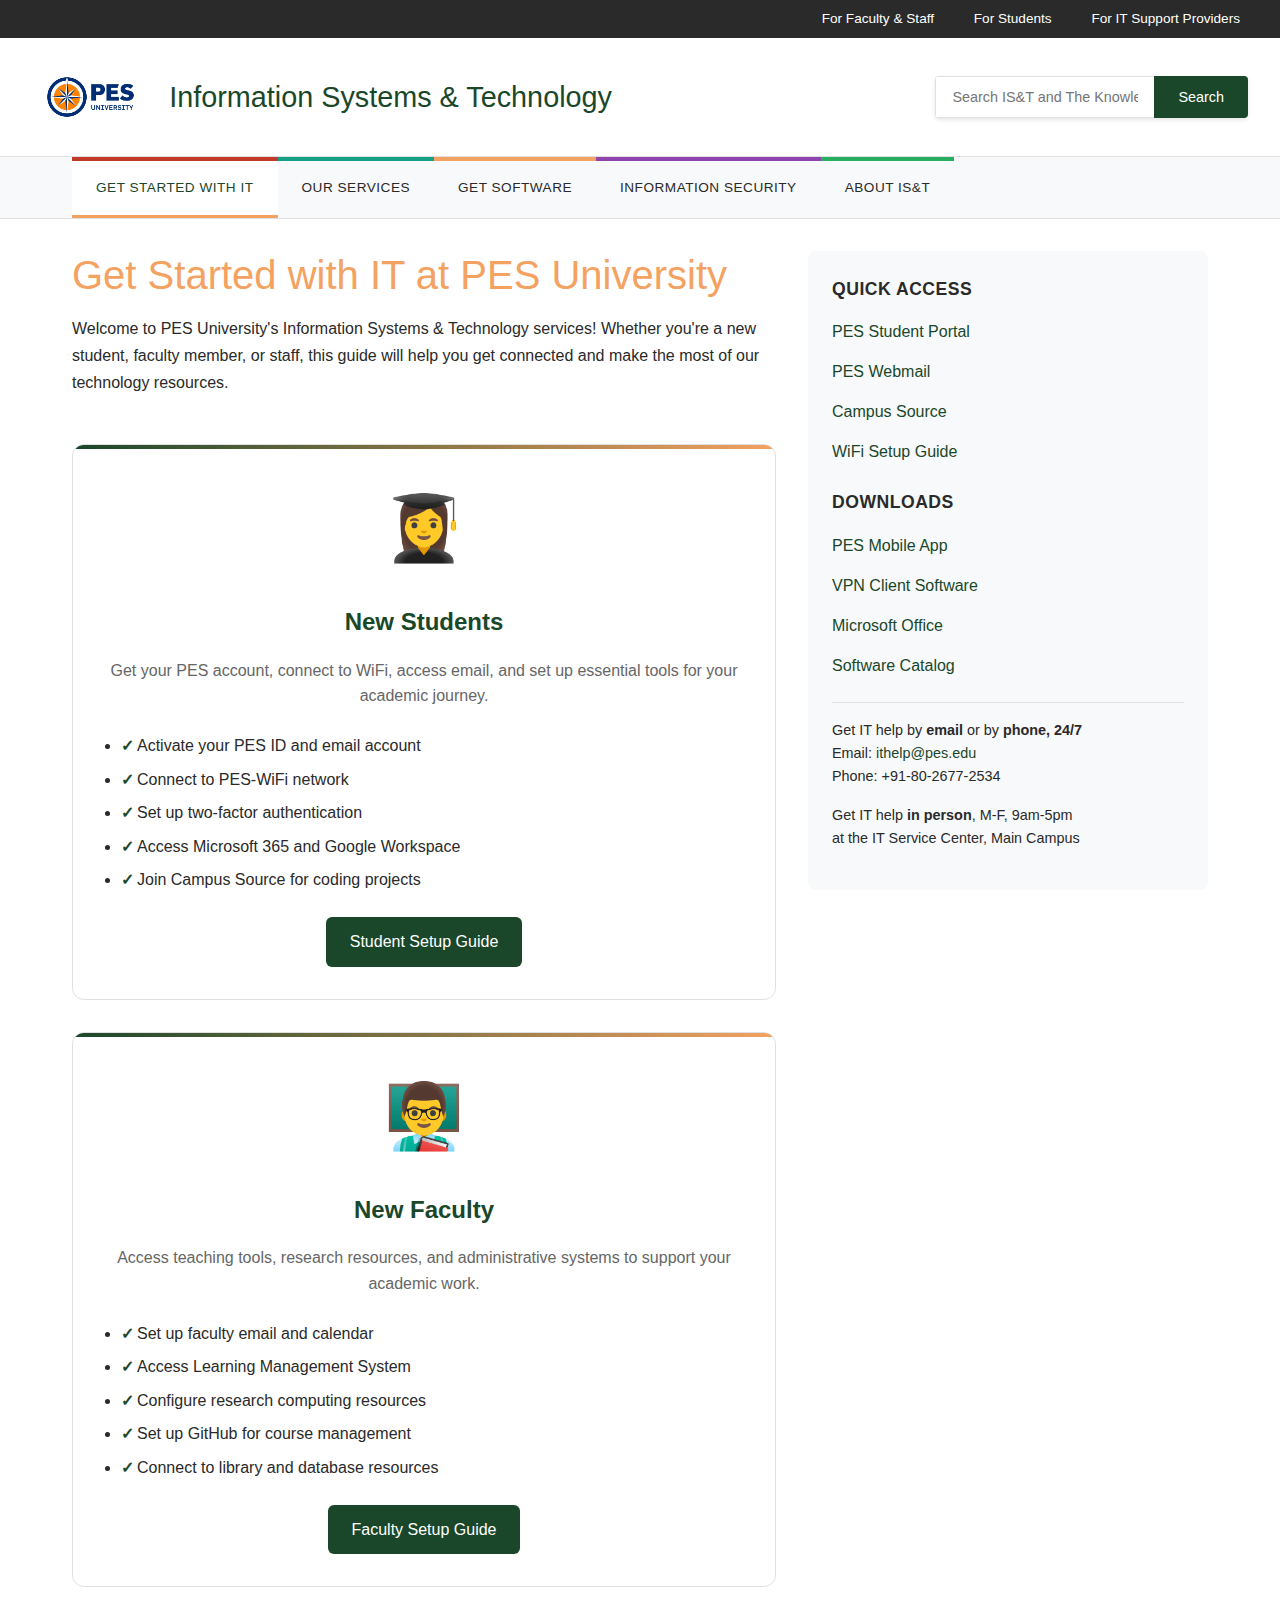
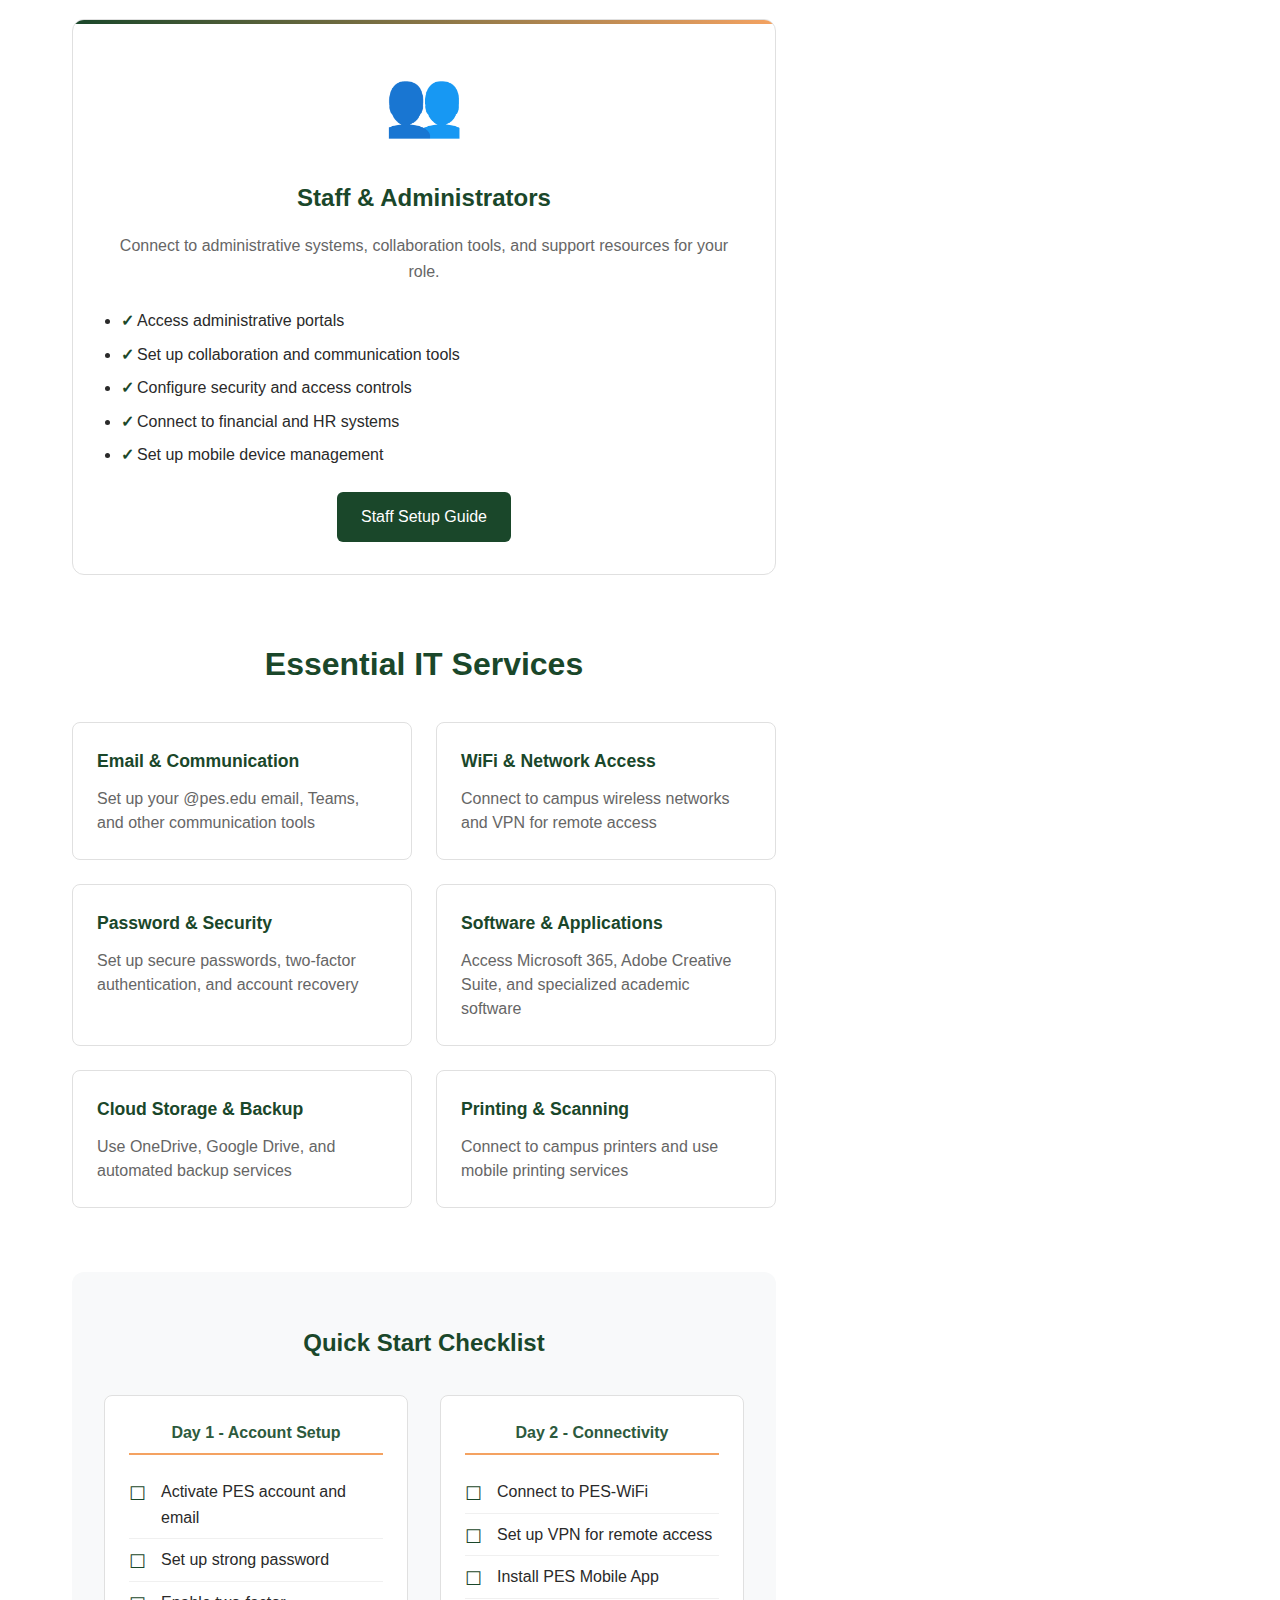
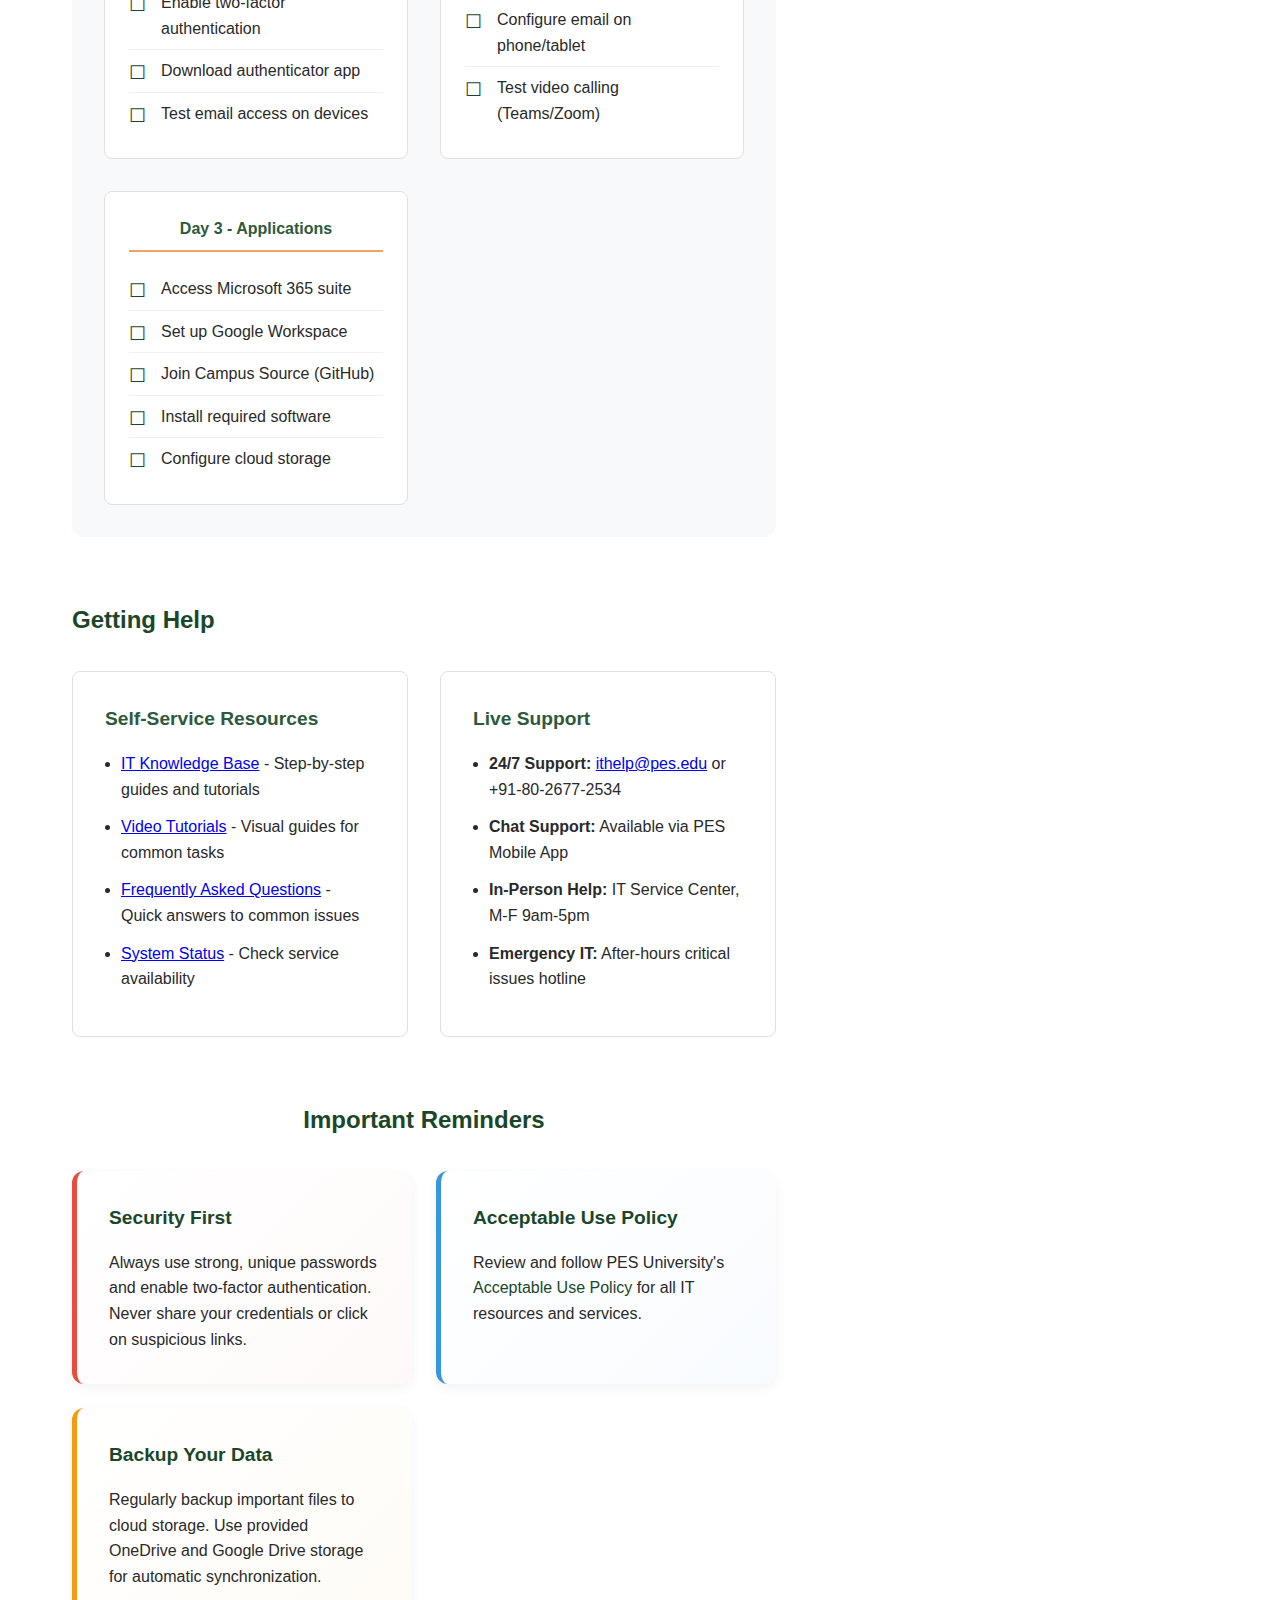
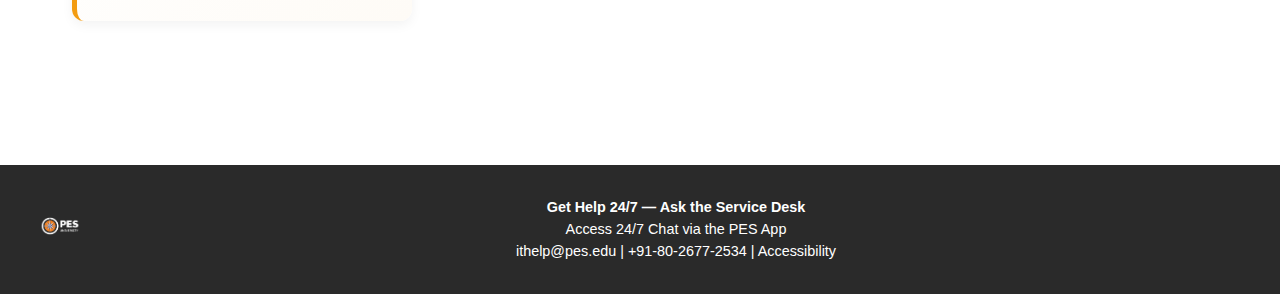
<file: docs/get-started.html>
<!DOCTYPE html>
<html lang="en">
<head>
  <meta charset="UTF-8">
  <meta name="viewport" content="width=device-width, initial-scale=1.0">
  <title>Get Started with IT | PES University IS&T</title>
  <link rel="icon" type="image/png" href="images/pesu_logo.png">
  <link rel="stylesheet" href="styles.css">
</head>
<body>
  <!-- Top utility bar -->
  <div class="utility-bar">
    <a href="faculty-staff.html">For Faculty & Staff</a>
    <a href="students.html">For Students</a>
    <a href="it-support.html">For IT Support Providers</a>
  </div>

  <!-- Header -->
  <header class="header">
    <div class="header-left">
      <img src="images/PES_UNI_LIN_RGB.jpg" alt="PES University Logo" class="logo">
      <div class="header-title">
        <h1>Information Systems & Technology</h1>
      </div>
    </div>
    <div class="header-search">
      <form action="search.html" method="GET">
        <input type="text" name="q" placeholder="Search IS&T and The Knowledge Base">
        <button type="submit">Search</button>
      </form>
    </div>
  </header>

  <!-- Navigation -->
  <nav class="nav-tabs">
    <div class="nav-container">
      <a href="get-started.html" class="nav-item get-started active">GET STARTED WITH IT</a>
      <a href="services.html" class="nav-item services">OUR SERVICES</a>
      <a href="software.html" class="nav-item software">GET SOFTWARE</a>
      <a href="security.html" class="nav-item security">INFORMATION SECURITY</a>
      <a href="about.html" class="nav-item about">ABOUT IS&T</a>
    </div>
  </nav>

  <!-- Content area -->
  <div class="content-container">
    <main class="main-content">
      <h1 class="page-title">Get Started with IT at PES University</h1>
      
      <div class="service-description">
        <p>Welcome to PES University's Information Systems & Technology services! Whether you're a new student, faculty member, or staff, this guide will help you get connected and make the most of our technology resources.</p>
      </div>

      <div class="getting-started-section">
        <div class="user-type-cards">
          <div class="user-card">
            <div class="user-icon">👩‍🎓</div>
            <h3>New Students</h3>
            <p>Get your PES account, connect to WiFi, access email, and set up essential tools for your academic journey.</p>
            <ul>
              <li>Activate your PES ID and email account</li>
              <li>Connect to PES-WiFi network</li>
              <li>Set up two-factor authentication</li>
              <li>Access Microsoft 365 and Google Workspace</li>
              <li>Join Campus Source for coding projects</li>
            </ul>
            <div class="action-button">
              <a href="new-student-guide.html" class="btn-primary">Student Setup Guide</a>
            </div>
          </div>

          <div class="user-card">
            <div class="user-icon">👨‍🏫</div>
            <h3>New Faculty</h3>
            <p>Access teaching tools, research resources, and administrative systems to support your academic work.</p>
            <ul>
              <li>Set up faculty email and calendar</li>
              <li>Access Learning Management System</li>
              <li>Configure research computing resources</li>
              <li>Set up GitHub for course management</li>
              <li>Connect to library and database resources</li>
            </ul>
            <div class="action-button">
              <a href="new-faculty-guide.html" class="btn-primary">Faculty Setup Guide</a>
            </div>
          </div>

          <div class="user-card">
            <div class="user-icon">👥</div>
            <h3>Staff & Administrators</h3>
            <p>Connect to administrative systems, collaboration tools, and support resources for your role.</p>
            <ul>
              <li>Access administrative portals</li>
              <li>Set up collaboration and communication tools</li>
              <li>Configure security and access controls</li>
              <li>Connect to financial and HR systems</li>
              <li>Set up mobile device management</li>
            </ul>
            <div class="action-button">
              <a href="new-staff-guide.html" class="btn-primary">Staff Setup Guide</a>
            </div>
          </div>
        </div>
      </div>

      <div class="essential-services">
        <h2>Essential IT Services</h2>
        <div class="services-grid">
          <div class="service-item">
            <h4><a href="email-setup.html">Email & Communication</a></h4>
            <p>Set up your @pes.edu email, Teams, and other communication tools</p>
          </div>
          <div class="service-item">
            <h4><a href="wifi-network.html">WiFi & Network Access</a></h4>
            <p>Connect to campus wireless networks and VPN for remote access</p>
          </div>
          <div class="service-item">
            <h4><a href="password-security.html">Password & Security</a></h4>
            <p>Set up secure passwords, two-factor authentication, and account recovery</p>
          </div>
          <div class="service-item">
            <h4><a href="software.html">Software & Applications</a></h4>
            <p>Access Microsoft 365, Adobe Creative Suite, and specialized academic software</p>
          </div>
          <div class="service-item">
            <h4><a href="cloud-storage.html">Cloud Storage & Backup</a></h4>
            <p>Use OneDrive, Google Drive, and automated backup services</p>
          </div>
          <div class="service-item">
            <h4><a href="printing-services.html">Printing & Scanning</a></h4>
            <p>Connect to campus printers and use mobile printing services</p>
          </div>
        </div>
      </div>

      <div class="quick-start-checklist">
        <h2>Quick Start Checklist</h2>
        <div class="checklist-container">
          <div class="checklist-column">
            <h4>Day 1 - Account Setup</h4>
            <ul class="checklist">
              <li>Activate PES account and email</li>
              <li>Set up strong password</li>
              <li>Enable two-factor authentication</li>
              <li>Download authenticator app</li>
              <li>Test email access on devices</li>
            </ul>
          </div>
          <div class="checklist-column">
            <h4>Day 2 - Connectivity</h4>
            <ul class="checklist">
              <li>Connect to PES-WiFi</li>
              <li>Set up VPN for remote access</li>
              <li>Install PES Mobile App</li>
              <li>Configure email on phone/tablet</li>
              <li>Test video calling (Teams/Zoom)</li>
            </ul>
          </div>
          <div class="checklist-column">
            <h4>Day 3 - Applications</h4>
            <ul class="checklist">
              <li>Access Microsoft 365 suite</li>
              <li>Set up Google Workspace</li>
              <li>Join Campus Source (GitHub)</li>
              <li>Install required software</li>
              <li>Configure cloud storage</li>
            </ul>
          </div>
        </div>
      </div>

      <div class="help-resources">
        <h2>Getting Help</h2>
        <div class="help-options">
          <div class="help-option">
            <h4>Self-Service Resources</h4>
            <ul>
              <li><a href="knowledge-base.html">IT Knowledge Base</a> - Step-by-step guides and tutorials</li>
              <li><a href="video-tutorials.html">Video Tutorials</a> - Visual guides for common tasks</li>
              <li><a href="faq.html">Frequently Asked Questions</a> - Quick answers to common issues</li>
              <li><a href="system-status.html">System Status</a> - Check service availability</li>
            </ul>
          </div>
          <div class="help-option">
            <h4>Live Support</h4>
            <ul>
              <li><strong>24/7 Support:</strong> <a href="mailto:ithelp@pes.edu">ithelp@pes.edu</a> or +91-80-2677-2534</li>
              <li><strong>Chat Support:</strong> Available via PES Mobile App</li>
              <li><strong>In-Person Help:</strong> IT Service Center, M-F 9am-5pm</li>
              <li><strong>Emergency IT:</strong> After-hours critical issues hotline</li>
            </ul>
          </div>
        </div>
      </div>

      <div class="important-reminders">
        <h2>Important Reminders</h2>
        <div class="reminder-cards">
          <div class="reminder-card security">
            <h4>Security First</h4>
            <p>Always use strong, unique passwords and enable two-factor authentication. Never share your credentials or click on suspicious links.</p>
          </div>
          <div class="reminder-card policy">
            <h4>Acceptable Use Policy</h4>
            <p>Review and follow PES University's <a href="acceptable-use-policy.html">Acceptable Use Policy</a> for all IT resources and services.</p>
          </div>
          <div class="reminder-card backup">
            <h4>Backup Your Data</h4>
            <p>Regularly backup important files to cloud storage. Use provided OneDrive and Google Drive storage for automatic synchronization.</p>
          </div>
        </div>
      </div>
    </main>

    <!-- Sidebar -->
    <aside class="sidebar">
      <div class="help-section">
        <h3>QUICK ACCESS</h3>
        <ul>
          <li><a href="https://portal.pes.edu" target="_blank">PES Student Portal</a></li>
          <li><a href="https://mail.pes.edu" target="_blank">PES Webmail</a></li>
          <li><a href="https://github.com/pestechnology" target="_blank">Campus Source</a></li>
          <li><a href="wifi-setup.html">WiFi Setup Guide</a></li>
        </ul>
        
        <h3>DOWNLOADS</h3>
        <ul>
          <li><a href="pes-mobile-app.html">PES Mobile App</a></li>
          <li><a href="vpn-client.html">VPN Client Software</a></li>
          <li><a href="office-installer.html">Microsoft Office</a></li>
          <li><a href="software-catalog.html">Software Catalog</a></li>
        </ul>
        
        <div class="contact-info">
          <p>Get IT help by <strong>email</strong> or by <strong>phone, 24/7</strong><br>
          Email: <a href="mailto:ithelp@pes.edu">ithelp@pes.edu</a><br>
          Phone: +91-80-2677-2534</p>
          
          <p>Get IT help <strong>in person</strong>, M-F, 9am-5pm<br>
          at the IT Service Center, Main Campus</p>
        </div>
      </div>
    </aside>
  </div>

  <!-- Footer -->
  <footer class="footer">
    <div class="footer-content">
      <div class="footer-left">
        <img src="images/pesu-white-logo.png" alt="PES University" class="footer-logo">
      </div>
      <div class="footer-center">
        <strong>Get Help 24/7 — Ask the Service Desk</strong><br>
        Access 24/7 Chat via the PES App<br>
        <a href="mailto:ithelp@pes.edu">ithelp@pes.edu</a> | +91-80-2677-2534 | <a href="accessibility.html">Accessibility</a>
      </div>
    </div>
  </footer>
</body>
</html>
</file>
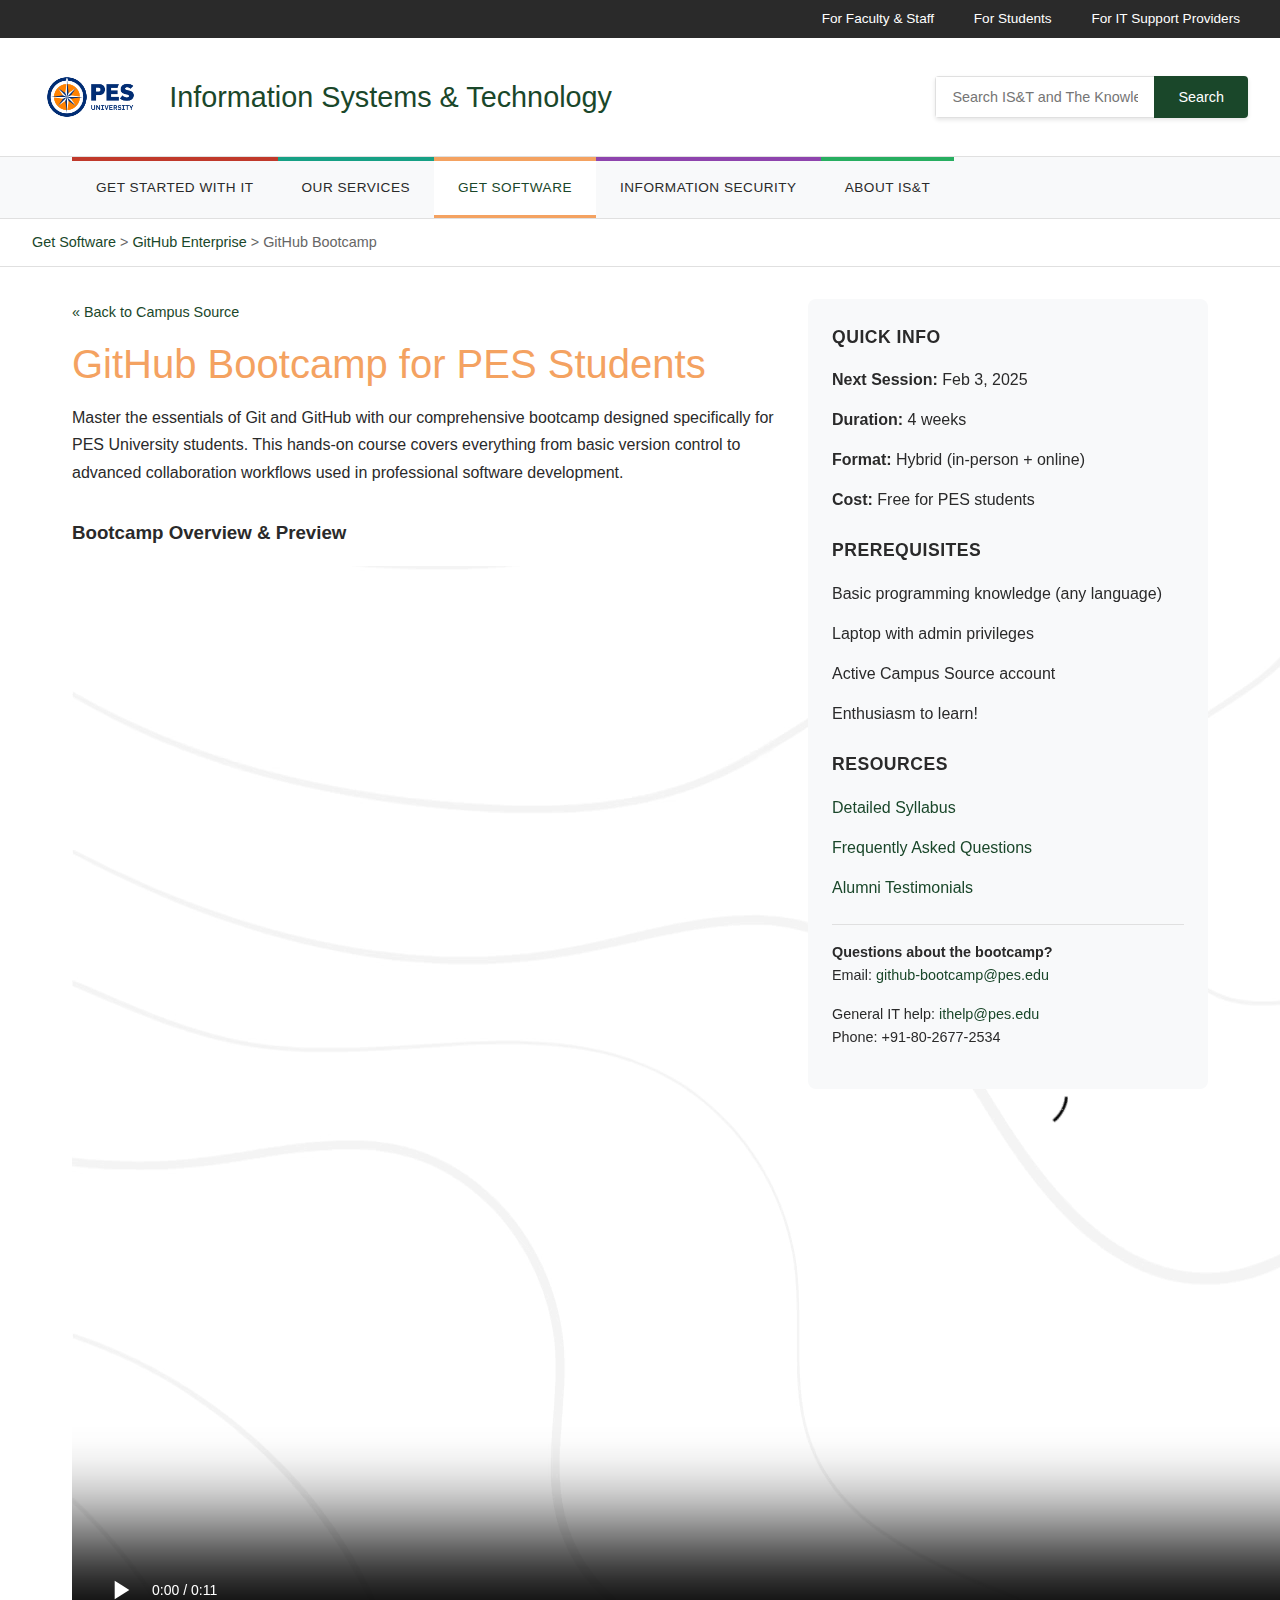
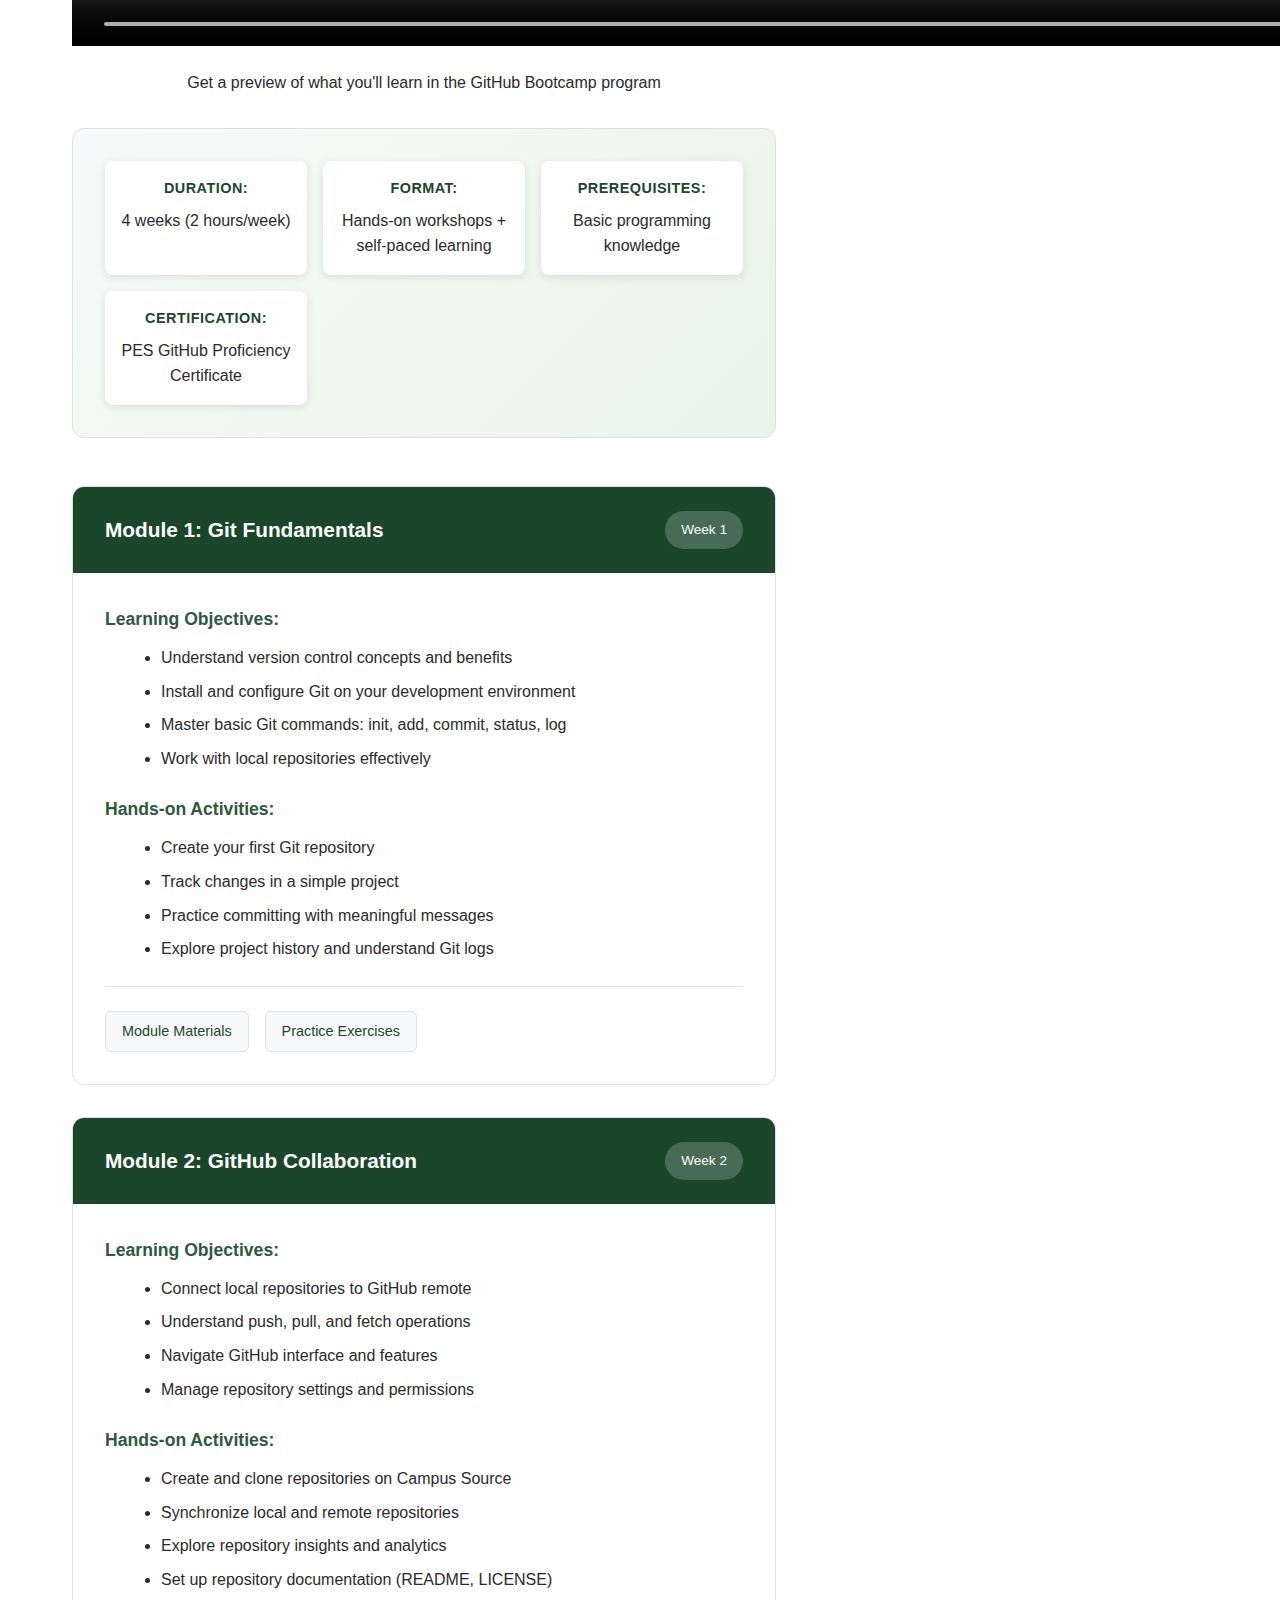
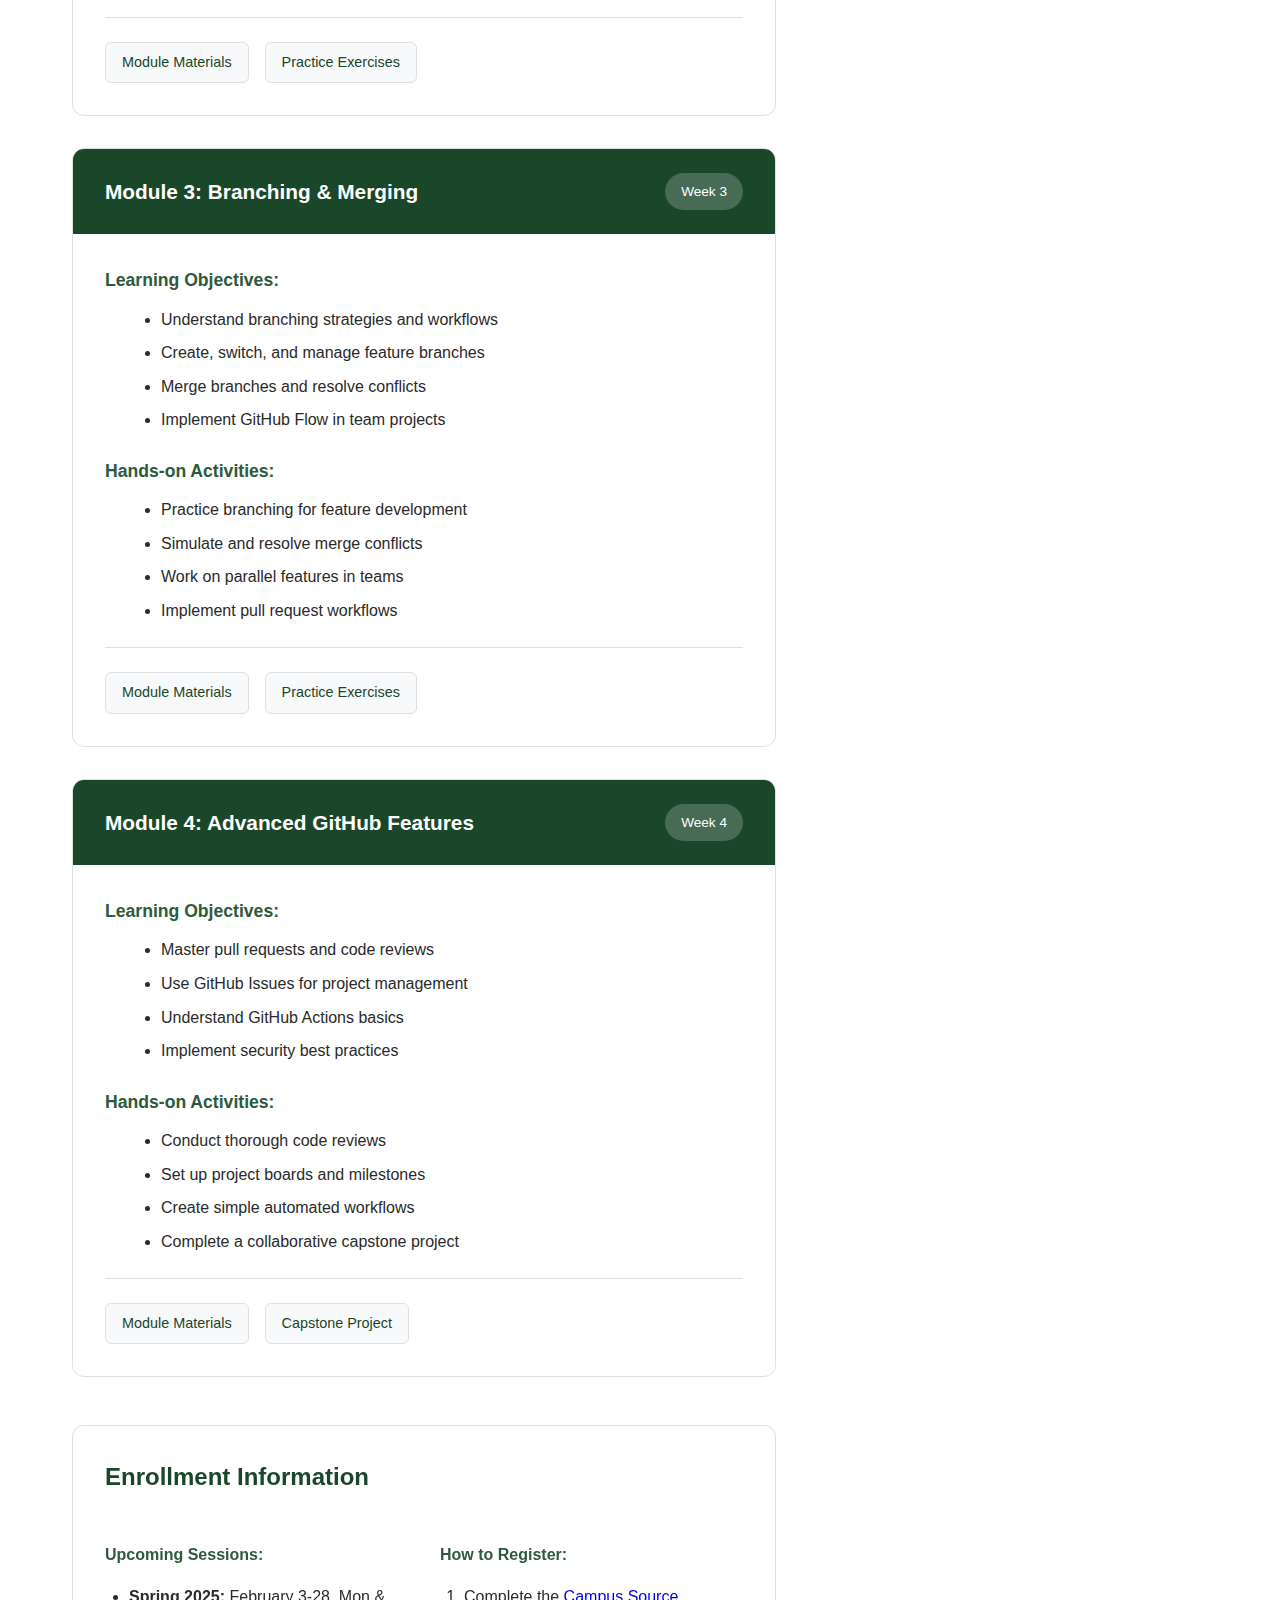
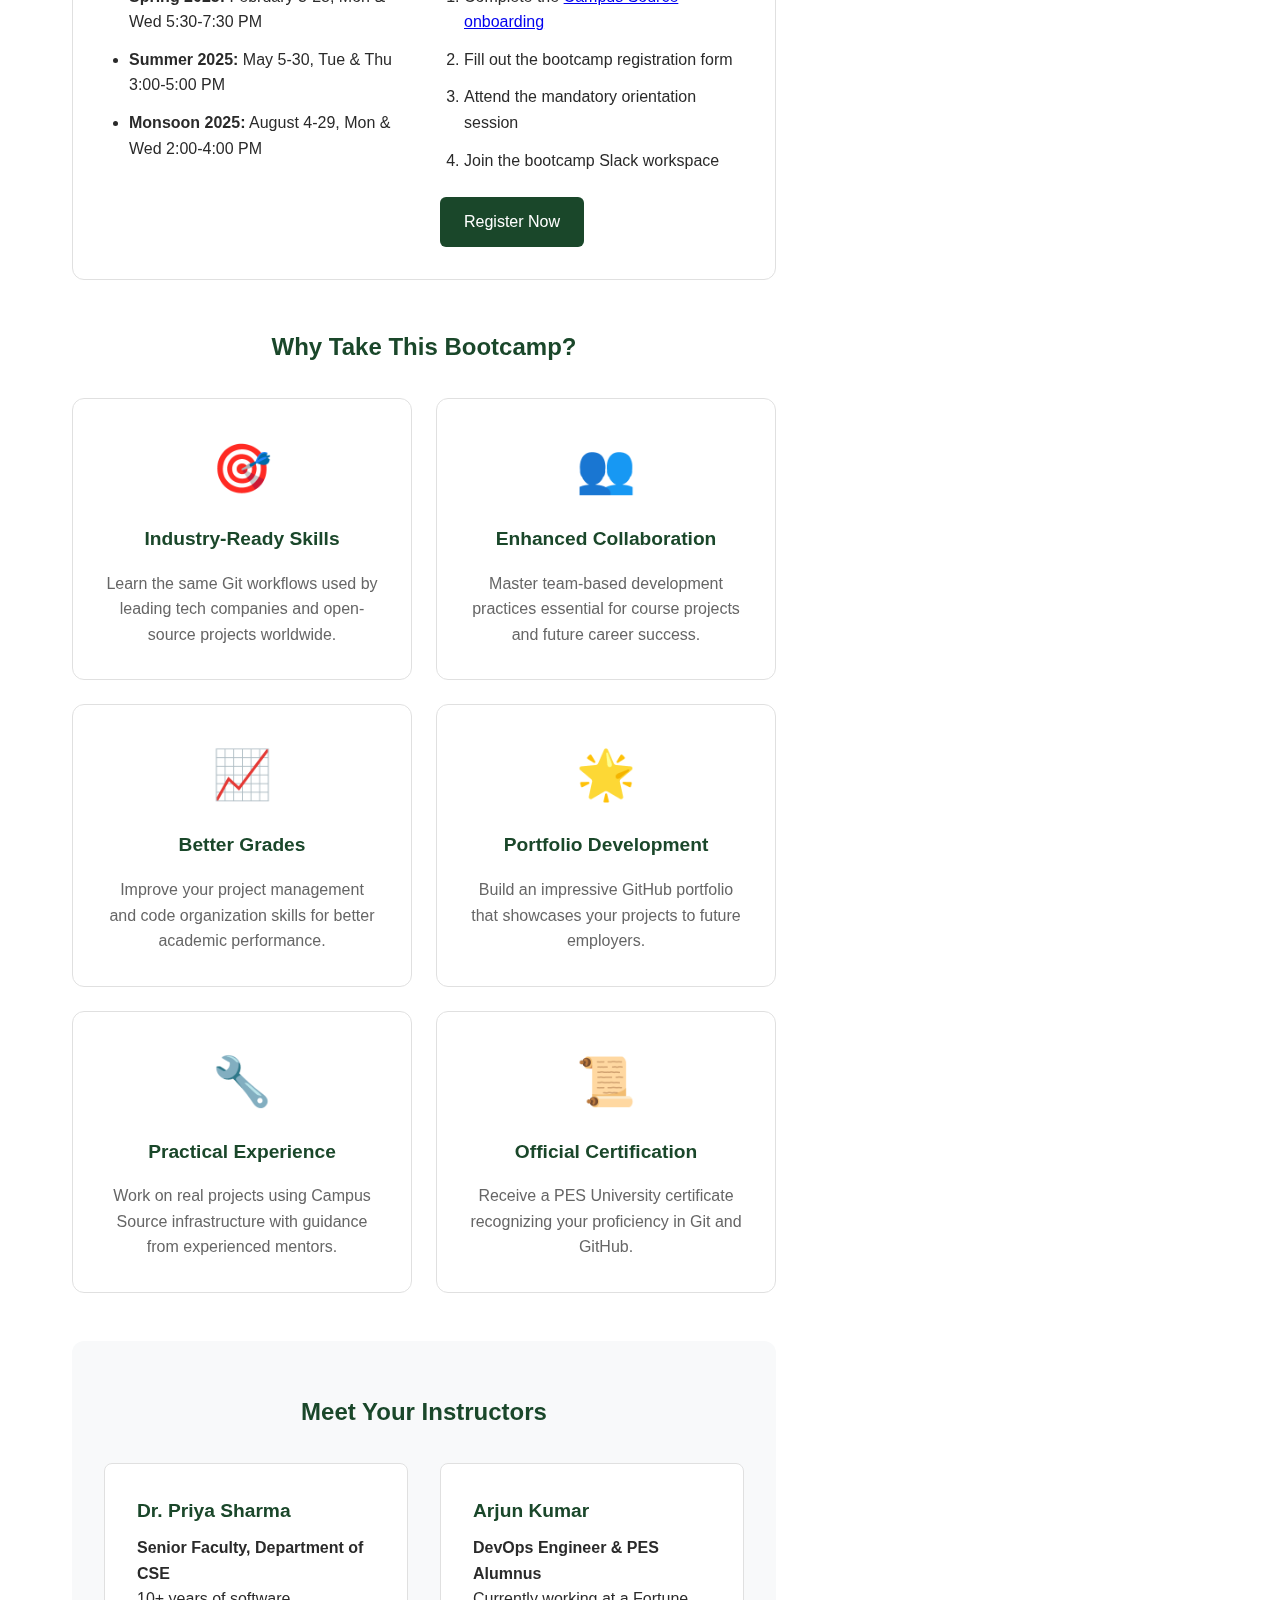
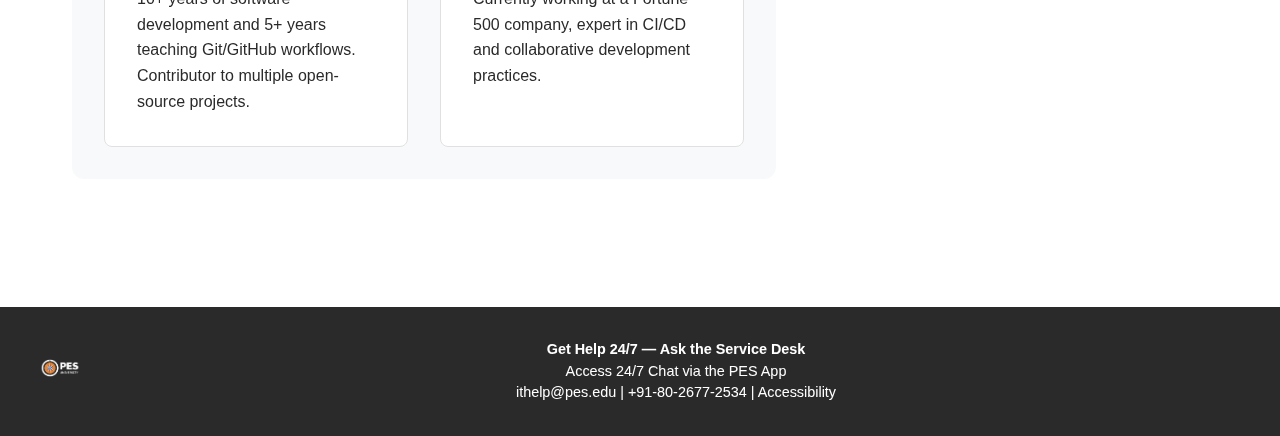
<file: docs/github-bootcamp.html>
<!DOCTYPE html>
<html lang="en">
<head>
  <meta charset="UTF-8">
  <meta name="viewport" content="width=device-width, initial-scale=1.0">
  <title>GitHub Bootcamp for PES Students | PES University</title>
  <link rel="icon" type="image/png" href="images/pesu_logo.png">
  <link rel="stylesheet" href="styles.css">
</head>
<body>
  <!-- Top utility bar -->
  <div class="utility-bar">
    <a href="faculty-staff.html">For Faculty & Staff</a>
    <a href="students.html">For Students</a>
    <a href="it-support.html">For IT Support Providers</a>
  </div>

  <!-- Header -->
  <header class="header">
    <div class="header-left">
      <img src="images/PES_UNI_LIN_RGB.jpg" alt="PES University Logo" class="logo">
      <div class="header-title">
        <h1>Information Systems & Technology</h1>
      </div>
    </div>
    <div class="header-search">
      <form action="search.html" method="GET">
        <input type="text" name="q" placeholder="Search IS&T and The Knowledge Base">
        <button type="submit">Search</button>
      </form>
    </div>
  </header>

  <!-- Navigation -->
  <nav class="nav-tabs">
    <div class="nav-container">
      <a href="get-started.html" class="nav-item get-started">GET STARTED WITH IT</a>
      <a href="services.html" class="nav-item services">OUR SERVICES</a>
      <a href="software.html" class="nav-item software active">GET SOFTWARE</a>
      <a href="security.html" class="nav-item security">INFORMATION SECURITY</a>
      <a href="about.html" class="nav-item about">ABOUT IS&T</a>
    </div>
  </nav>

  <!-- Breadcrumb -->
  <div class="breadcrumb">
    <a href="software.html">Get Software</a> > <a href="index.html">GitHub Enterprise</a> > GitHub Bootcamp
  </div>

  <!-- Content area -->
  <div class="content-container">
    <main class="main-content">
      <div class="back-link">
        <a href="index.html">« Back to Campus Source</a>
      </div>
      
      <h1 class="page-title">GitHub Bootcamp for PES Students</h1>
      
      <div class="service-description">
        <p>Master the essentials of Git and GitHub with our comprehensive bootcamp designed specifically for PES University students. This hands-on course covers everything from basic version control to advanced collaboration workflows used in professional software development.</p>
      </div>

      <div class="bootcamp-preview">
        <div class="preview-video">
          <h3>Bootcamp Overview & Preview</h3>
          <div class="video-container">
            <video controls class="bootcamp-video-player">
              <source src="videos/campus-source-video2.mp4" type="video/mp4">
              <p>Your browser doesn't support HTML video. <a href="videos/campus-source-video2.mp4">Download the video</a> instead.</p>
            </video>
            <p class="video-caption">Get a preview of what you'll learn in the GitHub Bootcamp program</p>
          </div>
        </div>
      </div>

      <div class="bootcamp-overview">
        <div class="course-info">
          <div class="info-item">
            <strong>Duration:</strong> 4 weeks (2 hours/week)
          </div>
          <div class="info-item">
            <strong>Format:</strong> Hands-on workshops + self-paced learning
          </div>
          <div class="info-item">
            <strong>Prerequisites:</strong> Basic programming knowledge
          </div>
          <div class="info-item">
            <strong>Certification:</strong> PES GitHub Proficiency Certificate
          </div>
        </div>
      </div>

      <div class="bootcamp-modules">
        <div class="module-card">
          <div class="module-header">
            <h3>Module 1: Git Fundamentals</h3>
            <span class="module-duration">Week 1</span>
          </div>
          <div class="module-content">
            <h4>Learning Objectives:</h4>
            <ul>
              <li>Understand version control concepts and benefits</li>
              <li>Install and configure Git on your development environment</li>
              <li>Master basic Git commands: init, add, commit, status, log</li>
              <li>Work with local repositories effectively</li>
            </ul>
            <h4>Hands-on Activities:</h4>
            <ul>
              <li>Create your first Git repository</li>
              <li>Track changes in a simple project</li>
              <li>Practice committing with meaningful messages</li>
              <li>Explore project history and understand Git logs</li>
            </ul>
            <div class="module-resources">
              <a href="module1-materials.html" class="resource-link">Module Materials</a>
              <a href="module1-exercises.html" class="resource-link">Practice Exercises</a>
            </div>
          </div>
        </div>

        <div class="module-card">
          <div class="module-header">
            <h3>Module 2: GitHub Collaboration</h3>
            <span class="module-duration">Week 2</span>
          </div>
          <div class="module-content">
            <h4>Learning Objectives:</h4>
            <ul>
              <li>Connect local repositories to GitHub remote</li>
              <li>Understand push, pull, and fetch operations</li>
              <li>Navigate GitHub interface and features</li>
              <li>Manage repository settings and permissions</li>
            </ul>
            <h4>Hands-on Activities:</h4>
            <ul>
              <li>Create and clone repositories on Campus Source</li>
              <li>Synchronize local and remote repositories</li>
              <li>Explore repository insights and analytics</li>
              <li>Set up repository documentation (README, LICENSE)</li>
            </ul>
            <div class="module-resources">
              <a href="module2-materials.html" class="resource-link">Module Materials</a>
              <a href="module2-exercises.html" class="resource-link">Practice Exercises</a>
            </div>
          </div>
        </div>

        <div class="module-card">
          <div class="module-header">
            <h3>Module 3: Branching & Merging</h3>
            <span class="module-duration">Week 3</span>
          </div>
          <div class="module-content">
            <h4>Learning Objectives:</h4>
            <ul>
              <li>Understand branching strategies and workflows</li>
              <li>Create, switch, and manage feature branches</li>
              <li>Merge branches and resolve conflicts</li>
              <li>Implement GitHub Flow in team projects</li>
            </ul>
            <h4>Hands-on Activities:</h4>
            <ul>
              <li>Practice branching for feature development</li>
              <li>Simulate and resolve merge conflicts</li>
              <li>Work on parallel features in teams</li>
              <li>Implement pull request workflows</li>
            </ul>
            <div class="module-resources">
              <a href="module3-materials.html" class="resource-link">Module Materials</a>
              <a href="module3-exercises.html" class="resource-link">Practice Exercises</a>
            </div>
          </div>
        </div>

        <div class="module-card">
          <div class="module-header">
            <h3>Module 4: Advanced GitHub Features</h3>
            <span class="module-duration">Week 4</span>
          </div>
          <div class="module-content">
            <h4>Learning Objectives:</h4>
            <ul>
              <li>Master pull requests and code reviews</li>
              <li>Use GitHub Issues for project management</li>
              <li>Understand GitHub Actions basics</li>
              <li>Implement security best practices</li>
            </ul>
            <h4>Hands-on Activities:</h4>
            <ul>
              <li>Conduct thorough code reviews</li>
              <li>Set up project boards and milestones</li>
              <li>Create simple automated workflows</li>
              <li>Complete a collaborative capstone project</li>
            </ul>
            <div class="module-resources">
              <a href="module4-materials.html" class="resource-link">Module Materials</a>
              <a href="module4-exercises.html" class="resource-link">Capstone Project</a>
            </div>
          </div>
        </div>
      </div>

      <div class="enrollment-section">
        <h2>Enrollment Information</h2>
        <div class="enrollment-details">
          <div class="schedule">
            <h4>Upcoming Sessions:</h4>
            <ul>
              <li><strong>Spring 2025:</strong> February 3-28, Mon & Wed 5:30-7:30 PM</li>
              <li><strong>Summer 2025:</strong> May 5-30, Tue & Thu 3:00-5:00 PM</li>
              <li><strong>Monsoon 2025:</strong> August 4-29, Mon & Wed 2:00-4:00 PM</li>
            </ul>
          </div>
          <div class="registration">
            <h4>How to Register:</h4>
            <ol>
              <li>Complete the <a href="onboarding-guide.html">Campus Source onboarding</a></li>
              <li>Fill out the bootcamp registration form</li>
              <li>Attend the mandatory orientation session</li>
              <li>Join the bootcamp Slack workspace</li>
            </ol>
            <div class="action-button">
              <a href="bootcamp-registration.html" class="btn-primary">Register Now</a>
            </div>
          </div>
        </div>
      </div>

      <div class="bootcamp-benefits">
        <h2>Why Take This Bootcamp?</h2>
        <div class="benefits-grid">
          <div class="benefit-card">
            <div class="benefit-icon">🎯</div>
            <h4>Industry-Ready Skills</h4>
            <p>Learn the same Git workflows used by leading tech companies and open-source projects worldwide.</p>
          </div>
          <div class="benefit-card">
            <div class="benefit-icon">👥</div>
            <h4>Enhanced Collaboration</h4>
            <p>Master team-based development practices essential for course projects and future career success.</p>
          </div>
          <div class="benefit-card">
            <div class="benefit-icon">📈</div>
            <h4>Better Grades</h4>
            <p>Improve your project management and code organization skills for better academic performance.</p>
          </div>
          <div class="benefit-card">
            <div class="benefit-icon">🌟</div>
            <h4>Portfolio Development</h4>
            <p>Build an impressive GitHub portfolio that showcases your projects to future employers.</p>
          </div>
          <div class="benefit-card">
            <div class="benefit-icon">🔧</div>
            <h4>Practical Experience</h4>
            <p>Work on real projects using Campus Source infrastructure with guidance from experienced mentors.</p>
          </div>
          <div class="benefit-card">
            <div class="benefit-icon">📜</div>
            <h4>Official Certification</h4>
            <p>Receive a PES University certificate recognizing your proficiency in Git and GitHub.</p>
          </div>
        </div>
      </div>

      <div class="instructor-info">
        <h2>Meet Your Instructors</h2>
        <div class="instructors">
          <div class="instructor">
            <h4>Dr. Priya Sharma</h4>
            <p><strong>Senior Faculty, Department of CSE</strong><br>
            10+ years of software development and 5+ years teaching Git/GitHub workflows. Contributor to multiple open-source projects.</p>
          </div>
          <div class="instructor">
            <h4>Arjun Kumar</h4>
            <p><strong>DevOps Engineer & PES Alumnus</strong><br>
            Currently working at a Fortune 500 company, expert in CI/CD and collaborative development practices.</p>
          </div>
        </div>
      </div>
    </main>

    <!-- Sidebar -->
    <aside class="sidebar">
      <div class="help-section">
        <h3>QUICK INFO</h3>
        <ul>
          <li><strong>Next Session:</strong> Feb 3, 2025</li>
          <li><strong>Duration:</strong> 4 weeks</li>
          <li><strong>Format:</strong> Hybrid (in-person + online)</li>
          <li><strong>Cost:</strong> Free for PES students</li>
        </ul>
        
        <h3>PREREQUISITES</h3>
        <ul>
          <li>Basic programming knowledge (any language)</li>
          <li>Laptop with admin privileges</li>
          <li>Active Campus Source account</li>
          <li>Enthusiasm to learn!</li>
        </ul>
        
        <h3>RESOURCES</h3>
        <ul>
          <li><a href="bootcamp-syllabus.html">Detailed Syllabus</a></li>
          <li><a href="bootcamp-faq.html">Frequently Asked Questions</a></li>
          <li><a href="alumni-testimonials.html">Alumni Testimonials</a></li>
        </ul>
        
        <div class="contact-info">
          <p><strong>Questions about the bootcamp?</strong><br>
          Email: <a href="mailto:github-bootcamp@pes.edu">github-bootcamp@pes.edu</a><br>
          
          <p>General IT help: <a href="mailto:ithelp@pes.edu">ithelp@pes.edu</a><br>
          Phone: +91-80-2677-2534</p>
        </div>
      </div>
    </aside>
  </div>

  <!-- Footer -->
  <footer class="footer">
    <div class="footer-content">
      <div class="footer-left">
        <img src="images/pesu-white-logo.png" alt="PES University" class="footer-logo">
      </div>
      <div class="footer-center">
        <strong>Get Help 24/7 — Ask the Service Desk</strong><br>
        Access 24/7 Chat via the PES App<br>
        <a href="mailto:ithelp@pes.edu">ithelp@pes.edu</a> | +91-80-2677-2534 | <a href="accessibility.html">Accessibility</a>
      </div>
    </div>
  </footer>
</body>
</html>
</file>
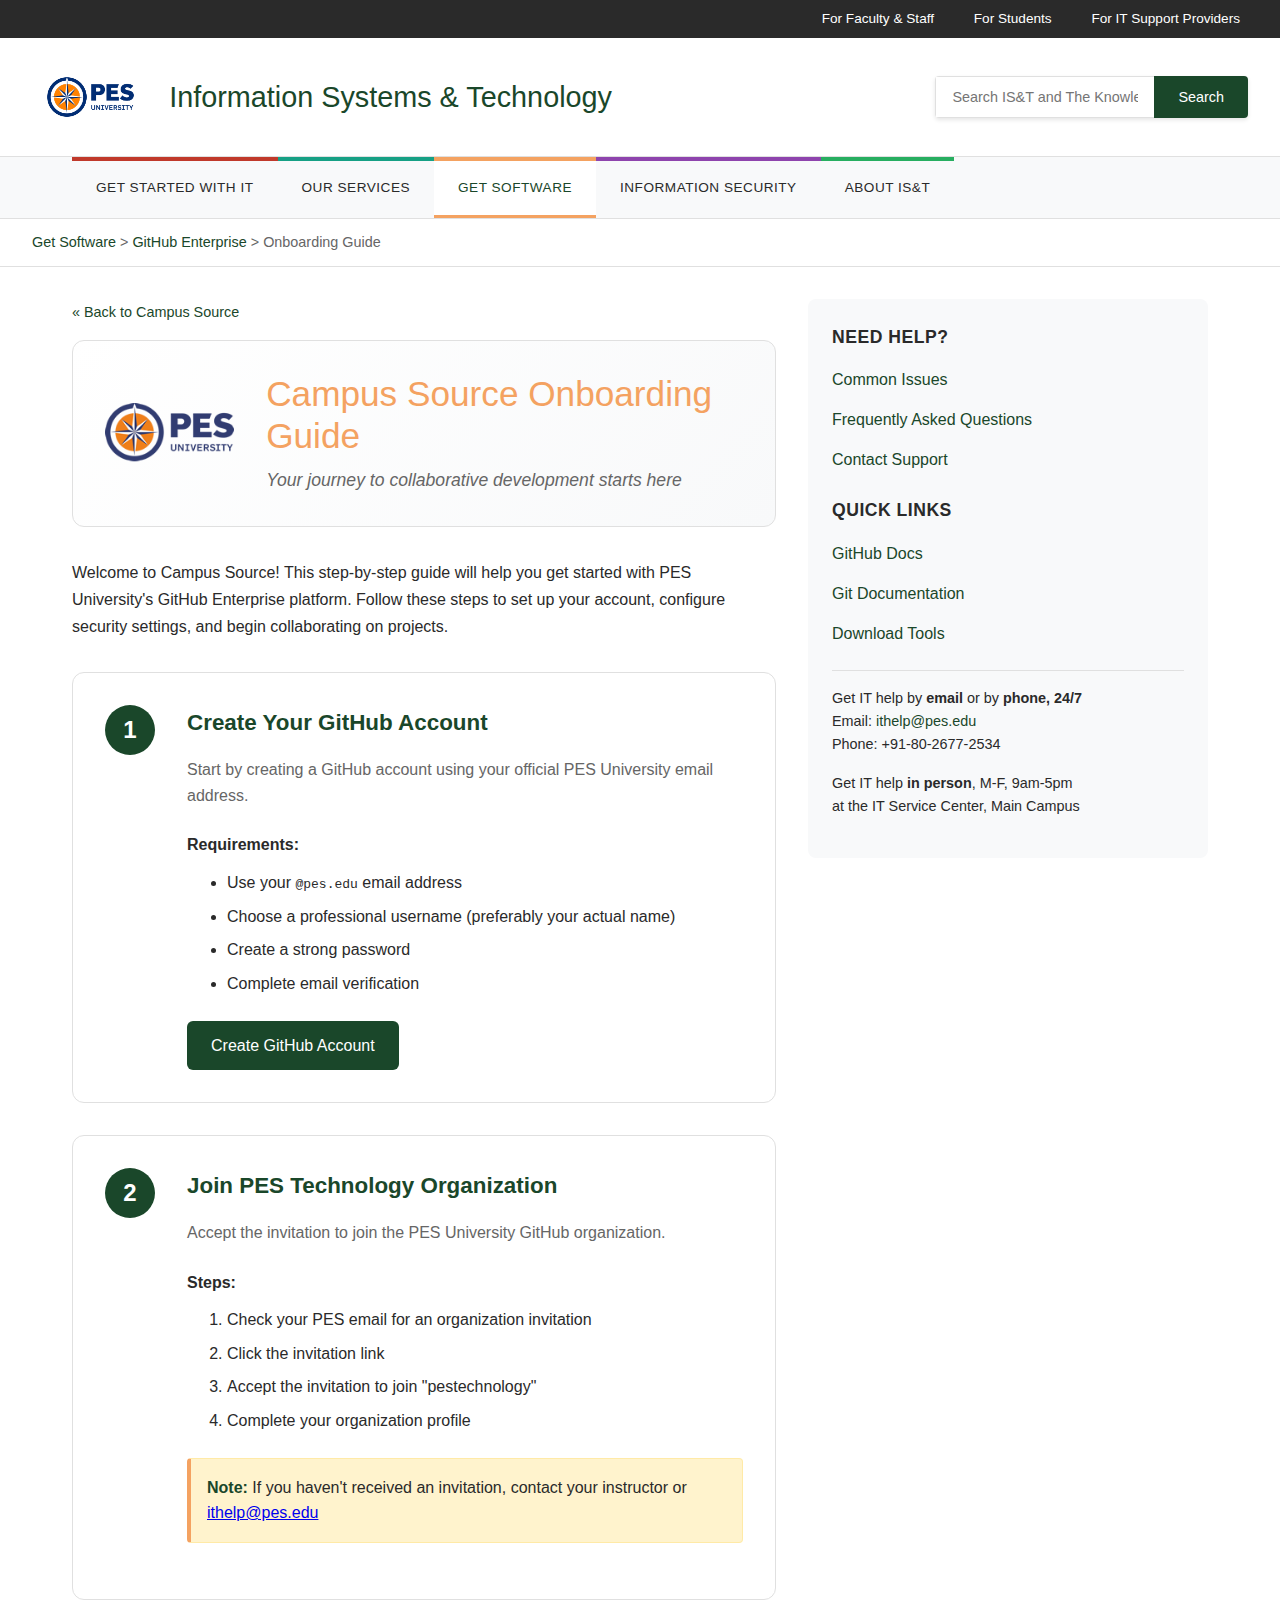
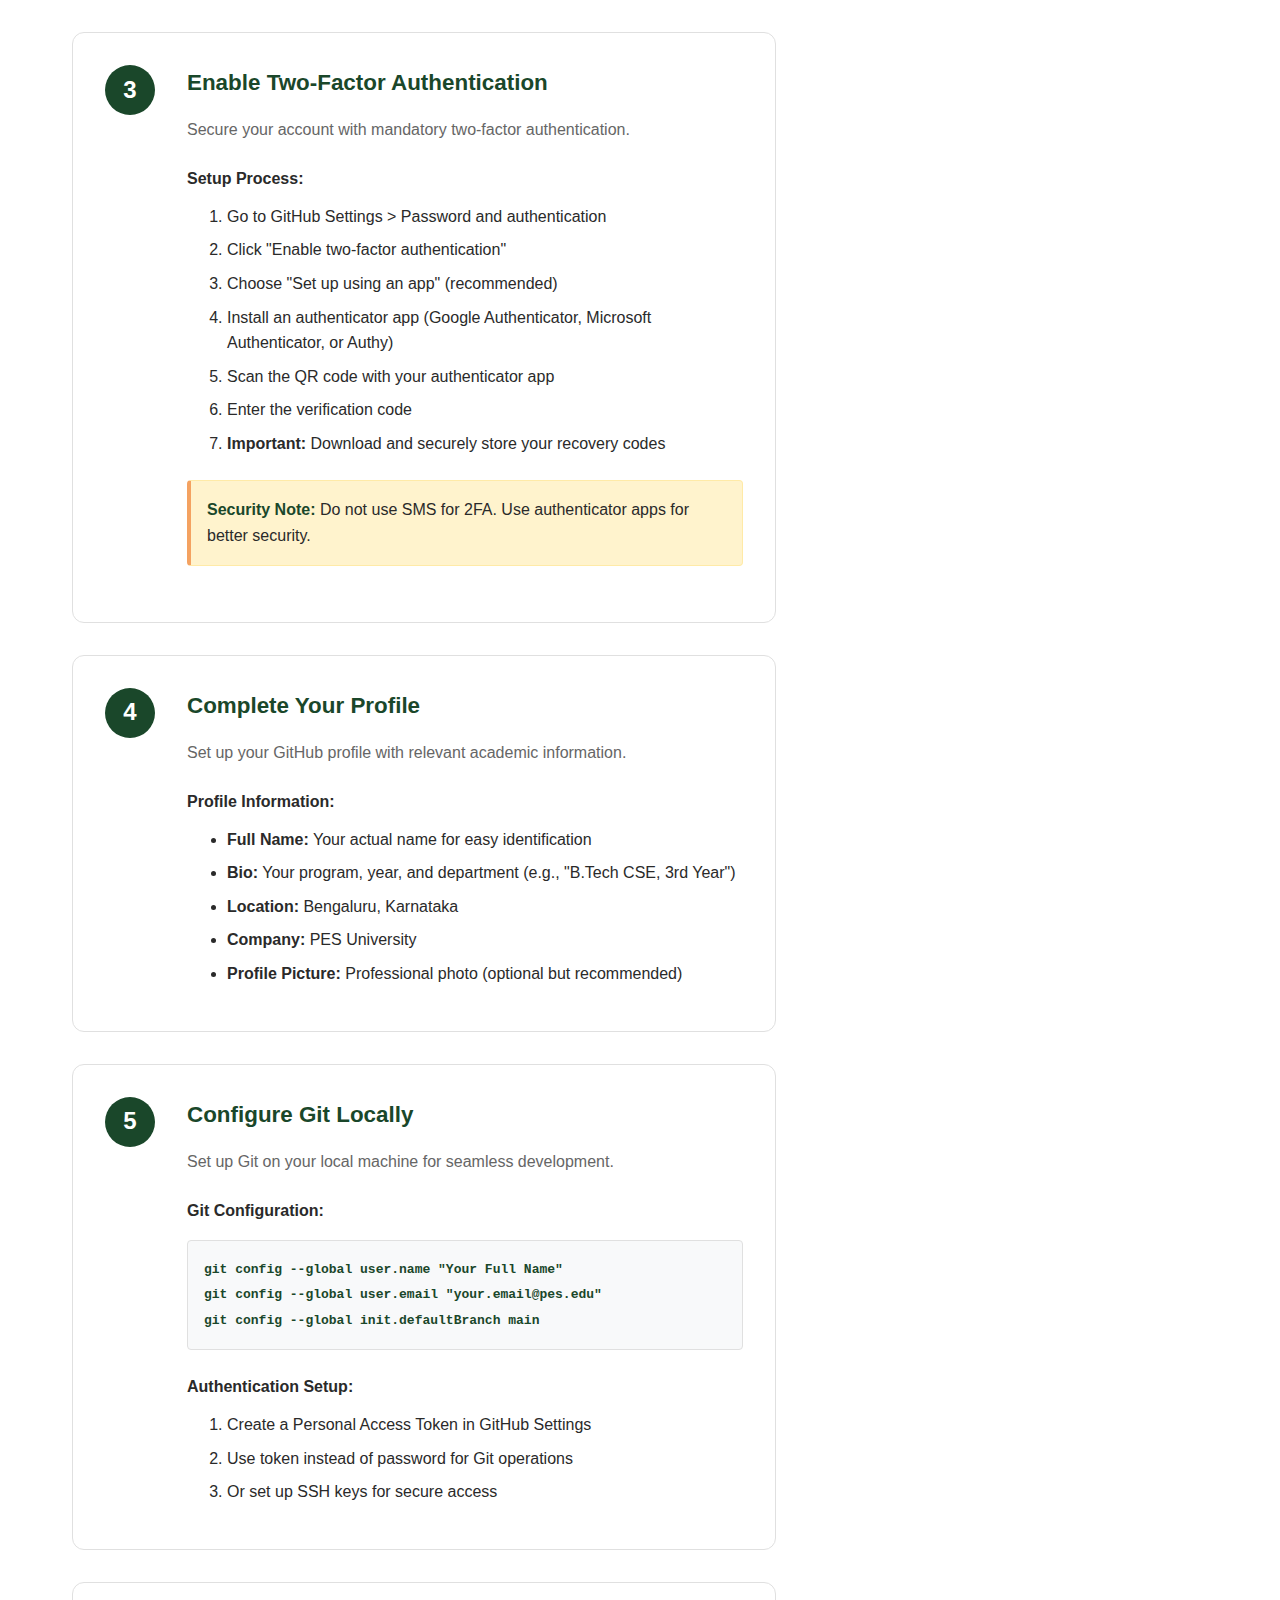
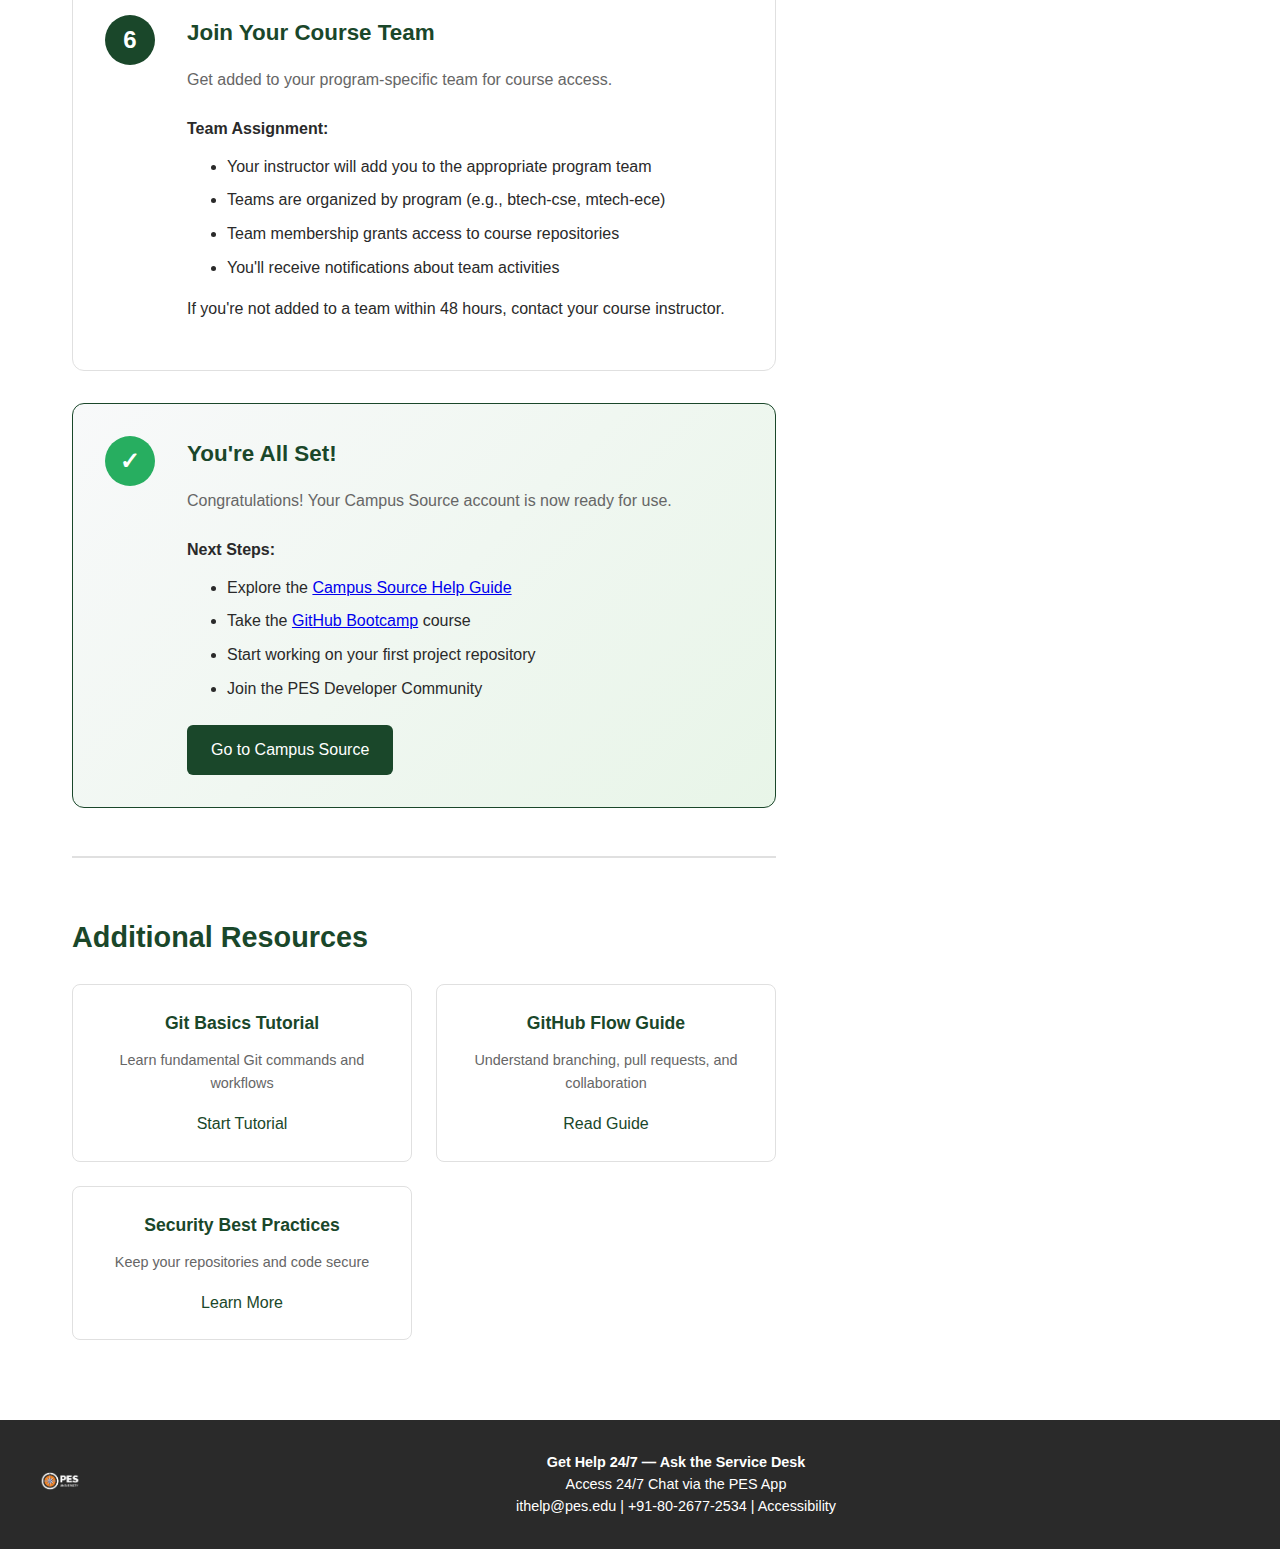
<file: docs/onboarding-guide.html>
<!DOCTYPE html>
<html lang="en">
<head>
  <meta charset="UTF-8">
  <meta name="viewport" content="width=device-width, initial-scale=1.0">
  <title>Campus Source Onboarding Guide | PES University</title>
  <link rel="stylesheet" href="styles.css">
</head>
<body>
  <!-- Top utility bar -->
  <div class="utility-bar">
    <a href="faculty-staff.html">For Faculty & Staff</a>
    <a href="students.html">For Students</a>
    <a href="it-support.html">For IT Support Providers</a>
  </div>

  <!-- Header -->
  <header class="header">
    <div class="header-left">
      <img src="images/PES_UNI_LIN_RGB.jpg" alt="PES University Logo" class="logo">
      <div class="header-title">
        <h1>Information Systems & Technology</h1>
      </div>
    </div>
    <div class="header-search">
      <form action="search.html" method="GET">
        <input type="text" name="q" placeholder="Search IS&T and The Knowledge Base">
        <button type="submit">Search</button>
      </form>
    </div>
  </header>

  <!-- Navigation -->
  <nav class="nav-tabs">
    <div class="nav-container">
      <a href="get-started.html" class="nav-item get-started">GET STARTED WITH IT</a>
      <a href="services.html" class="nav-item services">OUR SERVICES</a>
      <a href="software.html" class="nav-item software active">GET SOFTWARE</a>
      <a href="security.html" class="nav-item security">INFORMATION SECURITY</a>
      <a href="about.html" class="nav-item about">ABOUT IS&T</a>
    </div>
  </nav>

  <!-- Breadcrumb -->
  <div class="breadcrumb">
    <a href="software.html">Get Software</a> > <a href="index.html">GitHub Enterprise</a> > Onboarding Guide
  </div>

  <!-- Content area -->
  <div class="content-container">
    <main class="main-content">
      <div class="back-link">
        <a href="index.html">« Back to Campus Source</a>
      </div>
      
      <div class="onboarding-header">
        <img src="images/pesu.png" alt="PES University" class="onboarding-logo">
        <div class="onboarding-title-section">
          <h1 class="page-title">Campus Source Onboarding Guide</h1>
          <div class="onboarding-subtitle">Your journey to collaborative development starts here</div>
        </div>
      </div>
      
      <div class="service-description">
        <p>Welcome to Campus Source! This step-by-step guide will help you get started with PES University's GitHub Enterprise platform. Follow these steps to set up your account, configure security settings, and begin collaborating on projects.</p>
      </div>

      <div class="onboarding-steps">
        <div class="step-card">
          <div class="step-number">1</div>
          <div class="step-content">
            <h3>Create Your GitHub Account</h3>
            <p>Start by creating a GitHub account using your official PES University email address.</p>
            <div class="step-details">
              <h4>Requirements:</h4>
              <ul>
                <li>Use your <code>@pes.edu</code> email address</li>
                <li>Choose a professional username (preferably your actual name)</li>
                <li>Create a strong password</li>
                <li>Complete email verification</li>
              </ul>
              <div class="action-button">
                <a href="https://github.com/signup" target="_blank" class="btn-primary">Create GitHub Account</a>
              </div>
            </div>
          </div>
        </div>

        <div class="step-card">
          <div class="step-number">2</div>
          <div class="step-content">
            <h3>Join PES Technology Organization</h3>
            <p>Accept the invitation to join the PES University GitHub organization.</p>
            <div class="step-details">
              <h4>Steps:</h4>
              <ol>
                <li>Check your PES email for an organization invitation</li>
                <li>Click the invitation link</li>
                <li>Accept the invitation to join "pestechnology"</li>
                <li>Complete your organization profile</li>
              </ol>
              <div class="alert-box">
                <strong>Note:</strong> If you haven't received an invitation, contact your instructor or <a href="mailto:ithelp@pes.edu">ithelp@pes.edu</a>
              </div>
            </div>
          </div>
        </div>

        <div class="step-card">
          <div class="step-number">3</div>
          <div class="step-content">
            <h3>Enable Two-Factor Authentication</h3>
            <p>Secure your account with mandatory two-factor authentication.</p>
            <div class="step-details">
              <h4>Setup Process:</h4>
              <ol>
                <li>Go to GitHub Settings > Password and authentication</li>
                <li>Click "Enable two-factor authentication"</li>
                <li>Choose "Set up using an app" (recommended)</li>
                <li>Install an authenticator app (Google Authenticator, Microsoft Authenticator, or Authy)</li>
                <li>Scan the QR code with your authenticator app</li>
                <li>Enter the verification code</li>
                <li><strong>Important:</strong> Download and securely store your recovery codes</li>
              </ol>
              <div class="alert-box">
                <strong>Security Note:</strong> Do not use SMS for 2FA. Use authenticator apps for better security.
              </div>
            </div>
          </div>
        </div>

        <div class="step-card">
          <div class="step-number">4</div>
          <div class="step-content">
            <h3>Complete Your Profile</h3>
            <p>Set up your GitHub profile with relevant academic information.</p>
            <div class="step-details">
              <h4>Profile Information:</h4>
              <ul>
                <li><strong>Full Name:</strong> Your actual name for easy identification</li>
                <li><strong>Bio:</strong> Your program, year, and department (e.g., "B.Tech CSE, 3rd Year")</li>
                <li><strong>Location:</strong> Bengaluru, Karnataka</li>
                <li><strong>Company:</strong> PES University</li>
                <li><strong>Profile Picture:</strong> Professional photo (optional but recommended)</li>
              </ul>
            </div>
          </div>
        </div>

        <div class="step-card">
          <div class="step-number">5</div>
          <div class="step-content">
            <h3>Configure Git Locally</h3>
            <p>Set up Git on your local machine for seamless development.</p>
            <div class="step-details">
              <h4>Git Configuration:</h4>
              <div class="code-example">
                <code>
                  git config --global user.name "Your Full Name"<br>
                  git config --global user.email "your.email@pes.edu"<br>
                  git config --global init.defaultBranch main
                </code>
              </div>
              <h4>Authentication Setup:</h4>
              <ol>
                <li>Create a Personal Access Token in GitHub Settings</li>
                <li>Use token instead of password for Git operations</li>
                <li>Or set up SSH keys for secure access</li>
              </ol>
            </div>
          </div>
        </div>

        <div class="step-card">
          <div class="step-number">6</div>
          <div class="step-content">
            <h3>Join Your Course Team</h3>
            <p>Get added to your program-specific team for course access.</p>
            <div class="step-details">
              <h4>Team Assignment:</h4>
              <ul>
                <li>Your instructor will add you to the appropriate program team</li>
                <li>Teams are organized by program (e.g., btech-cse, mtech-ece)</li>
                <li>Team membership grants access to course repositories</li>
                <li>You'll receive notifications about team activities</li>
              </ul>
              <p>If you're not added to a team within 48 hours, contact your course instructor.</p>
            </div>
          </div>
        </div>

        <div class="step-card completion">
          <div class="step-number">✓</div>
          <div class="step-content">
            <h3>You're All Set!</h3>
            <p>Congratulations! Your Campus Source account is now ready for use.</p>
            <div class="step-details">
              <h4>Next Steps:</h4>
              <ul>
                <li>Explore the <a href="campus-source-help.html">Campus Source Help Guide</a></li>
                <li>Take the <a href="github-bootcamp.html">GitHub Bootcamp</a> course</li>
                <li>Start working on your first project repository</li>
                <li>Join the PES Developer Community</li>
              </ul>
              <div class="action-button">
                <a href="https://github.com/pestechnology" target="_blank" class="btn-primary">Go to Campus Source</a>
              </div>
            </div>
          </div>
        </div>
      </div>

      <div class="additional-resources">
        <h2>Additional Resources</h2>
        <div class="resource-grid">
          <div class="resource-item">
            <h4>Git Basics Tutorial</h4>
            <p>Learn fundamental Git commands and workflows</p>
            <a href="git-tutorial.html">Start Tutorial</a>
          </div>
          <div class="resource-item">
            <h4>GitHub Flow Guide</h4>
            <p>Understand branching, pull requests, and collaboration</p>
            <a href="github-flow.html">Read Guide</a>
          </div>
          <div class="resource-item">
            <h4>Security Best Practices</h4>
            <p>Keep your repositories and code secure</p>
            <a href="security-practices.html">Learn More</a>
          </div>
        </div>
      </div>
    </main>

    <!-- Sidebar -->
    <aside class="sidebar">
      <div class="help-section">
        <h3>NEED HELP?</h3>
        <ul>
          <li><a href="troubleshooting.html">Common Issues</a></li>
          <li><a href="faq.html">Frequently Asked Questions</a></li>
          <li><a href="contact-support.html">Contact Support</a></li>
        </ul>
        
        <h3>QUICK LINKS</h3>
        <ul>
          <li><a href="https://docs.github.com/en/get-started" target="_blank">GitHub Docs</a></li>
          <li><a href="https://git-scm.com/doc" target="_blank">Git Documentation</a></li>
          <li><a href="download-tools.html">Download Tools</a></li>
        </ul>
        
        <div class="contact-info">
          <p>Get IT help by <strong>email</strong> or by <strong>phone, 24/7</strong><br>
          Email: <a href="mailto:ithelp@pes.edu">ithelp@pes.edu</a><br>
          Phone: +91-80-2677-2534</p>
          
          <p>Get IT help <strong>in person</strong>, M-F, 9am-5pm<br>
          at the IT Service Center, Main Campus</p>
        </div>
      </div>
    </aside>
  </div>

  <!-- Footer -->
  <footer class="footer">
    <div class="footer-content">
      <div class="footer-left">
        <img src="images/pesu-white-logo.png" alt="PES University" class="footer-logo">
      </div>
      <div class="footer-center">
        <strong>Get Help 24/7 — Ask the Service Desk</strong><br>
        Access 24/7 Chat via the PES App<br>
        <a href="mailto:ithelp@pes.edu">ithelp@pes.edu</a> | +91-80-2677-2534 | <a href="accessibility.html">Accessibility</a>
      </div>
    </div>
  </footer>
</body>
</html>
</file>
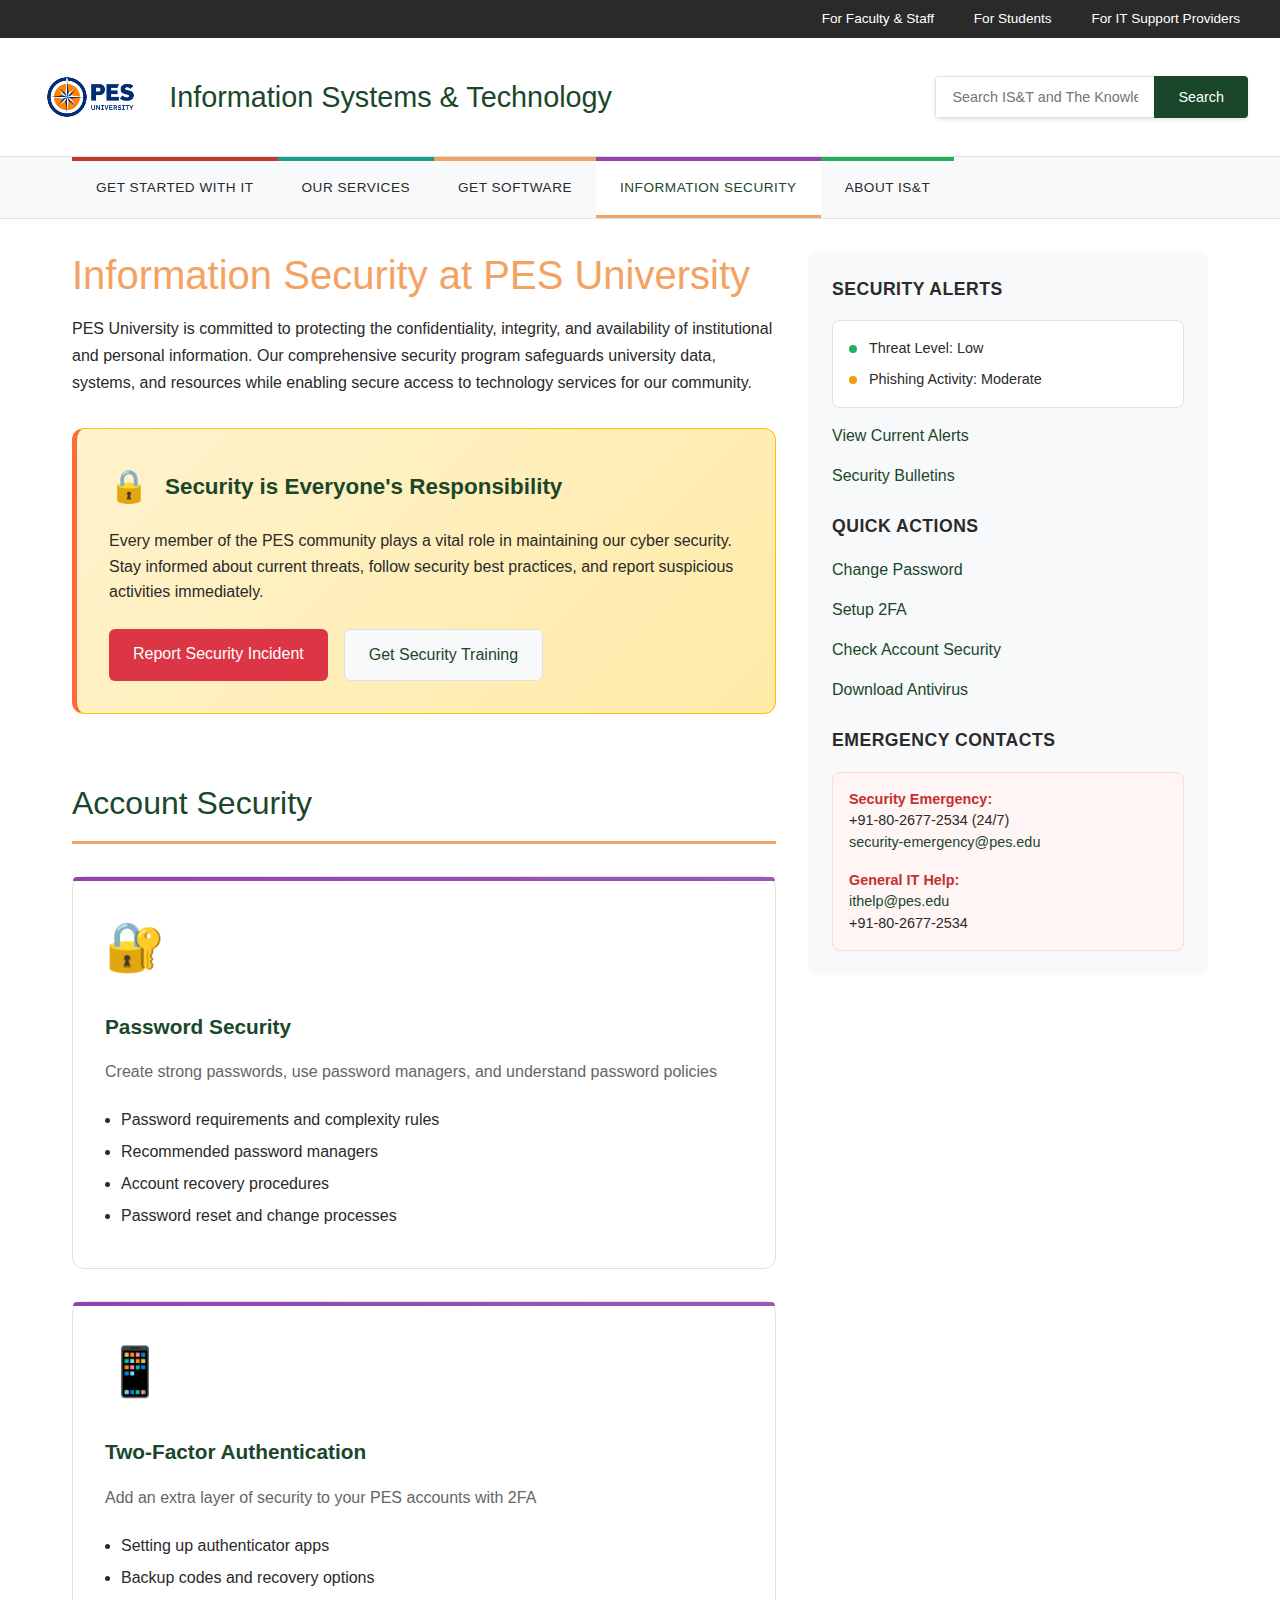
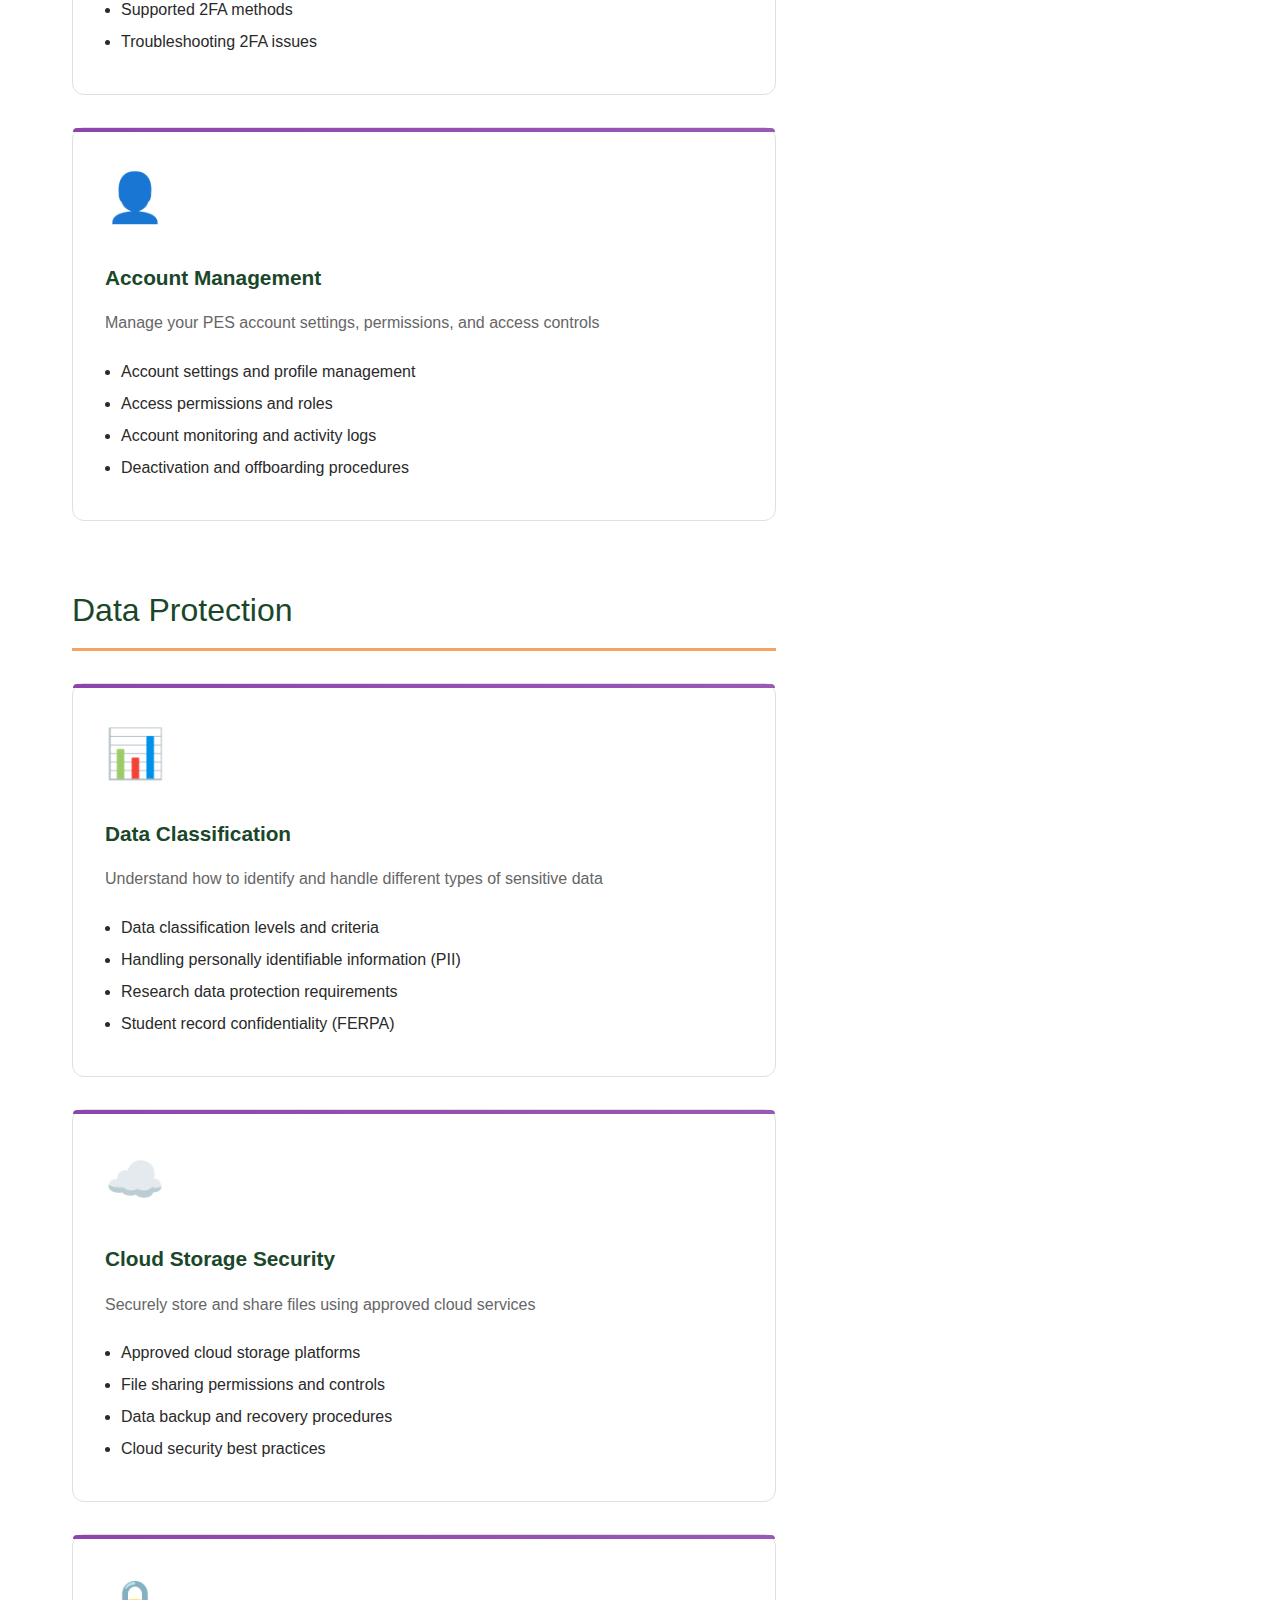
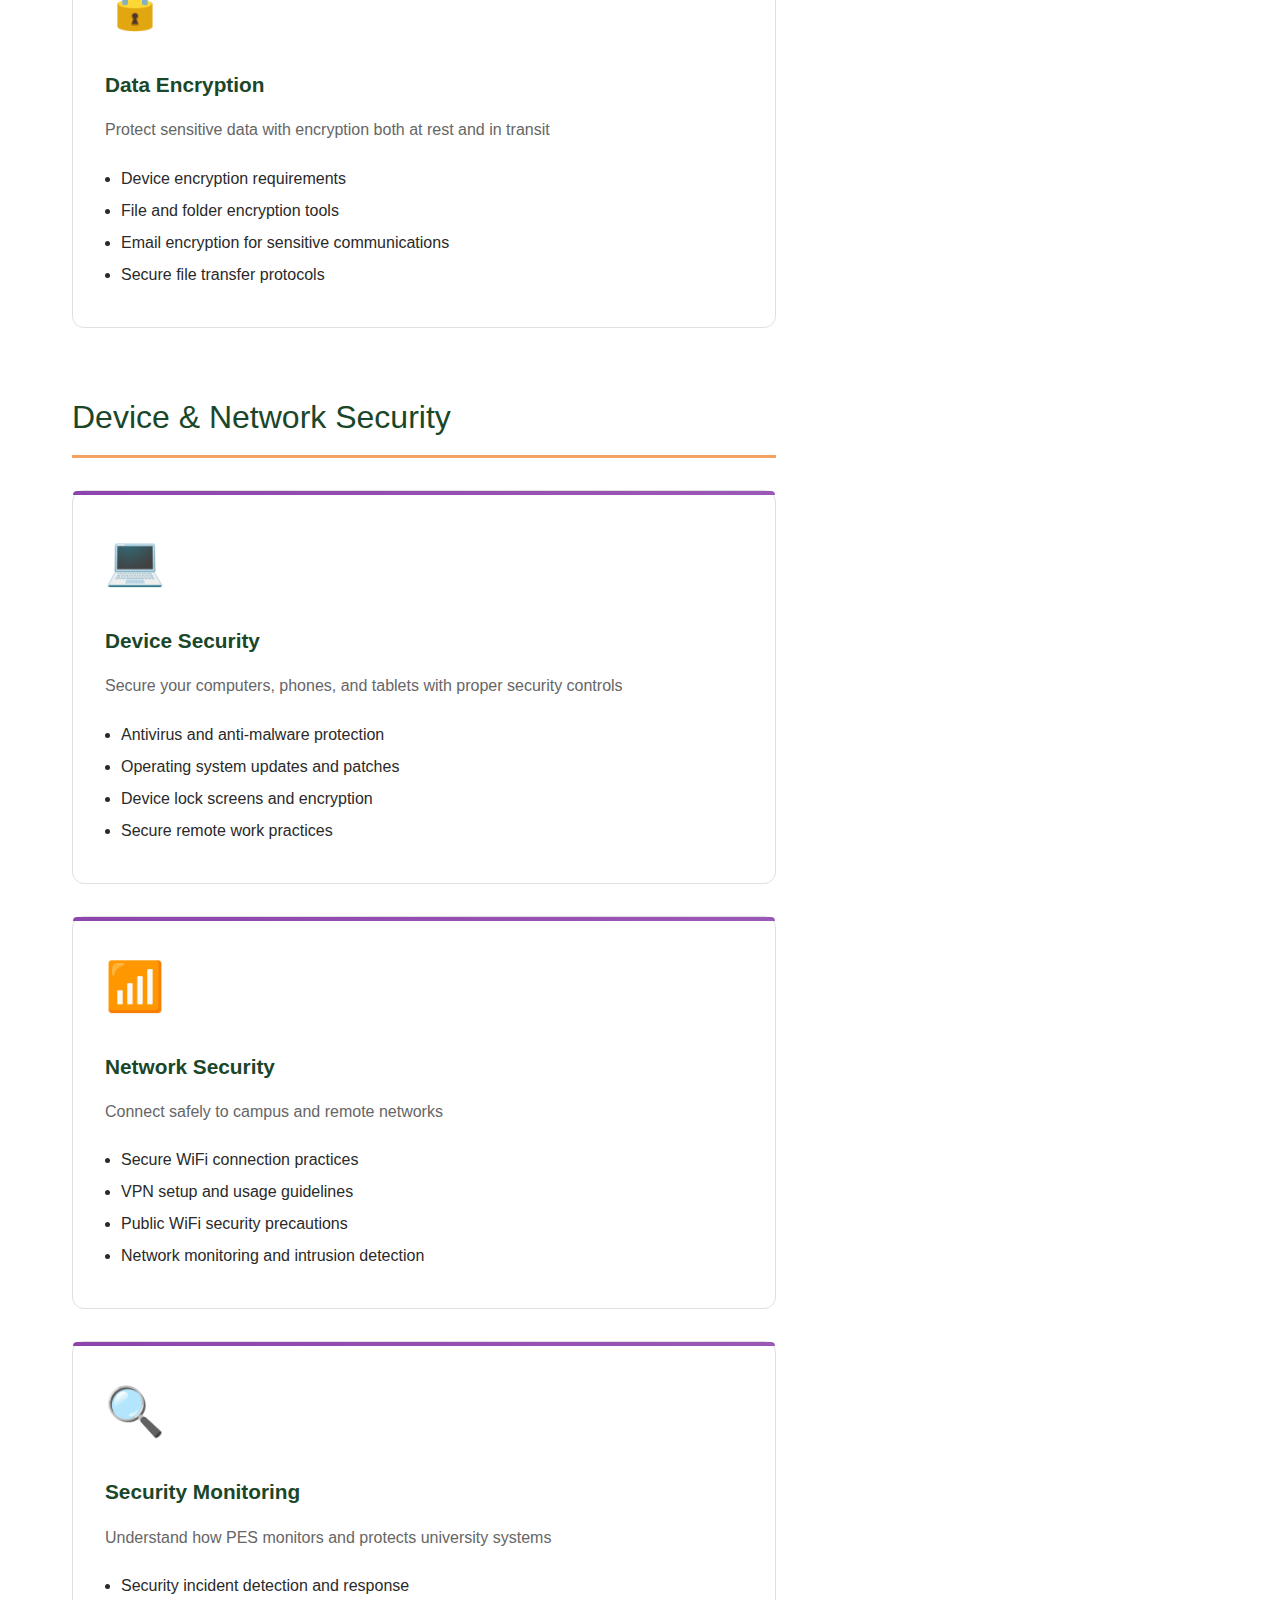
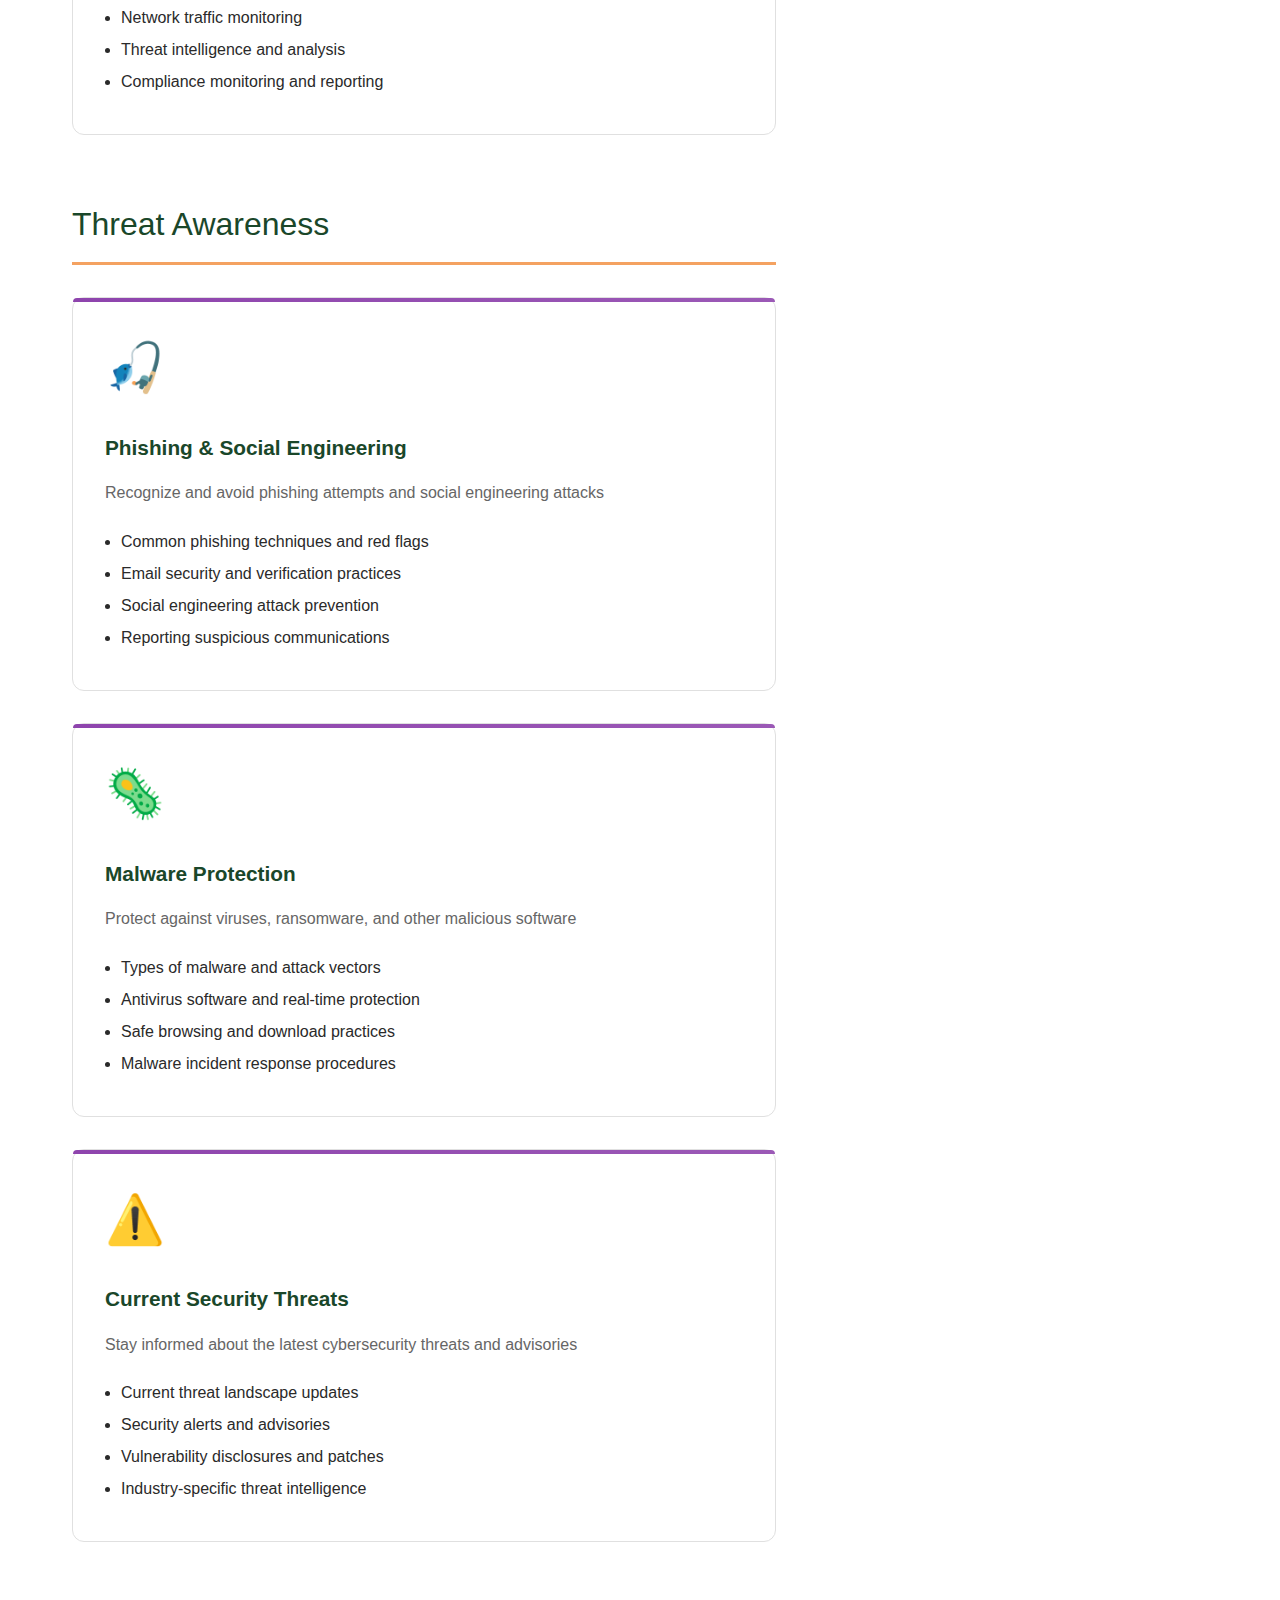
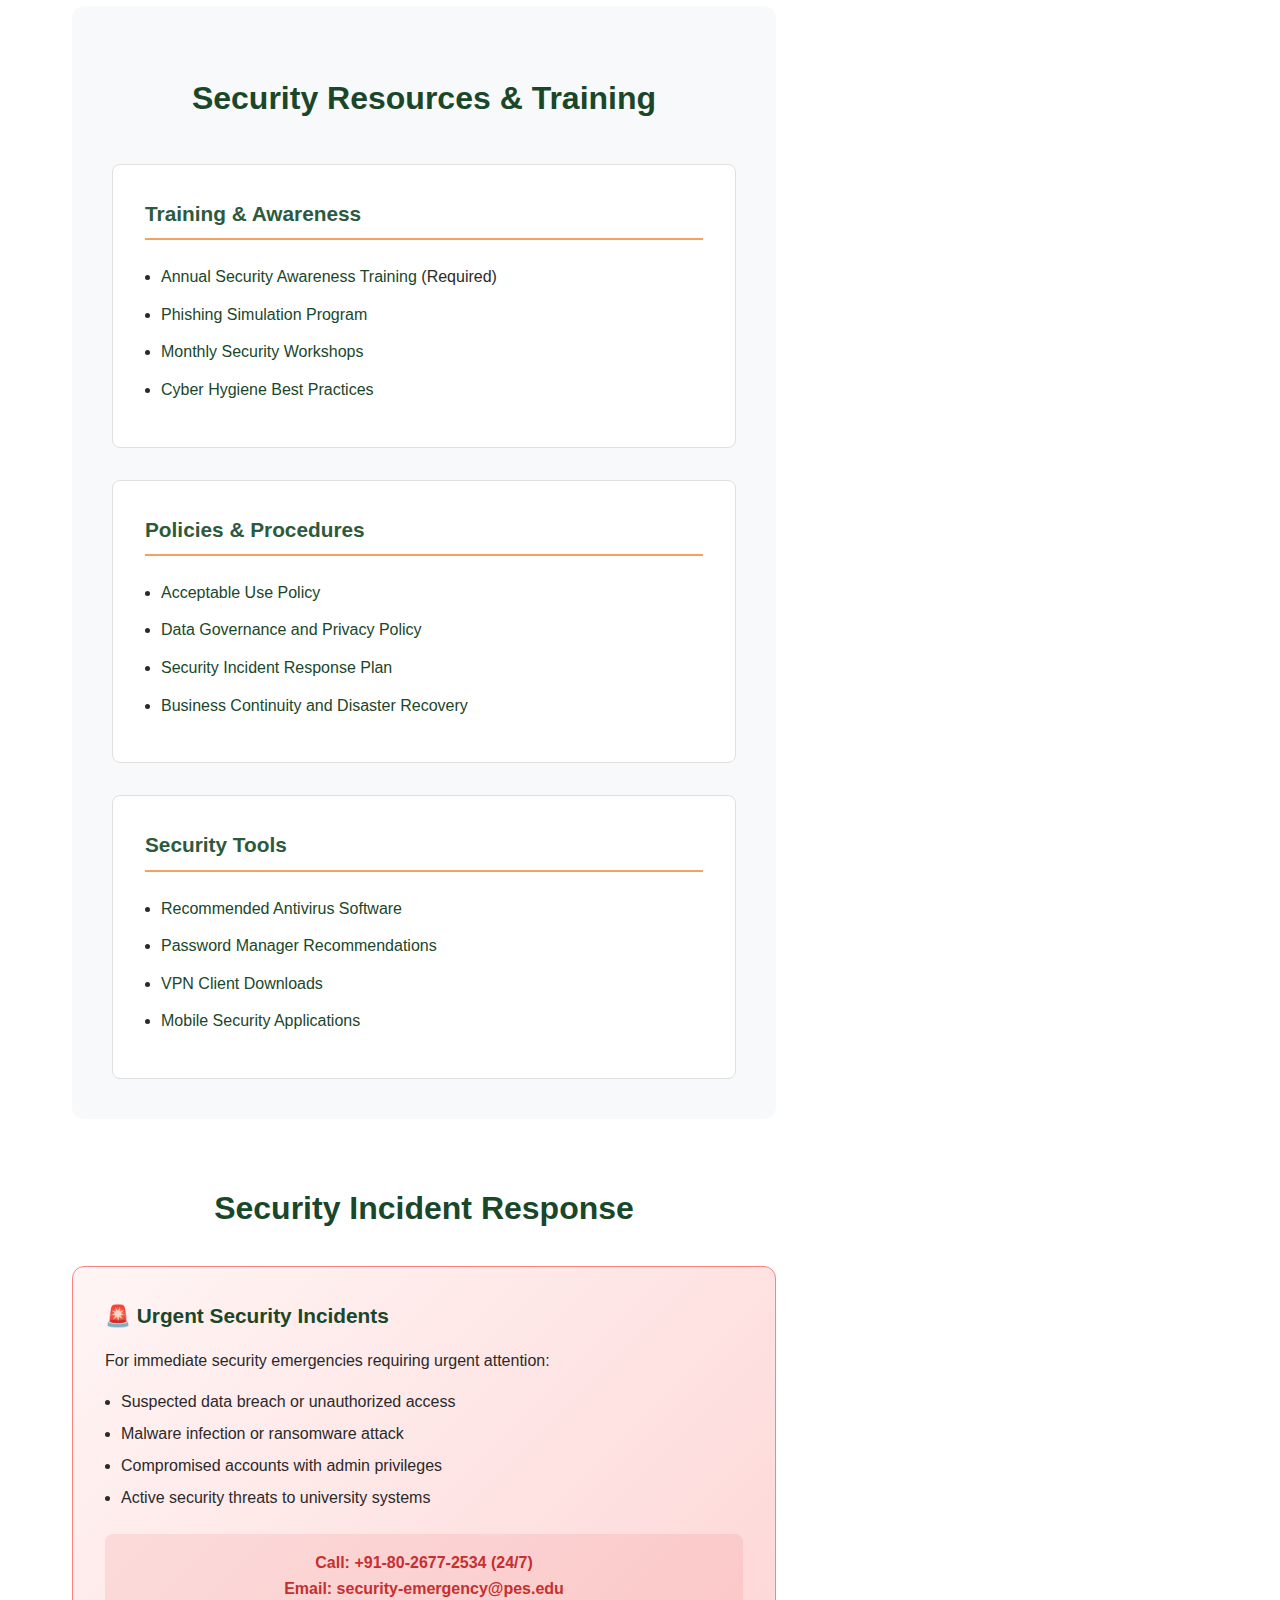
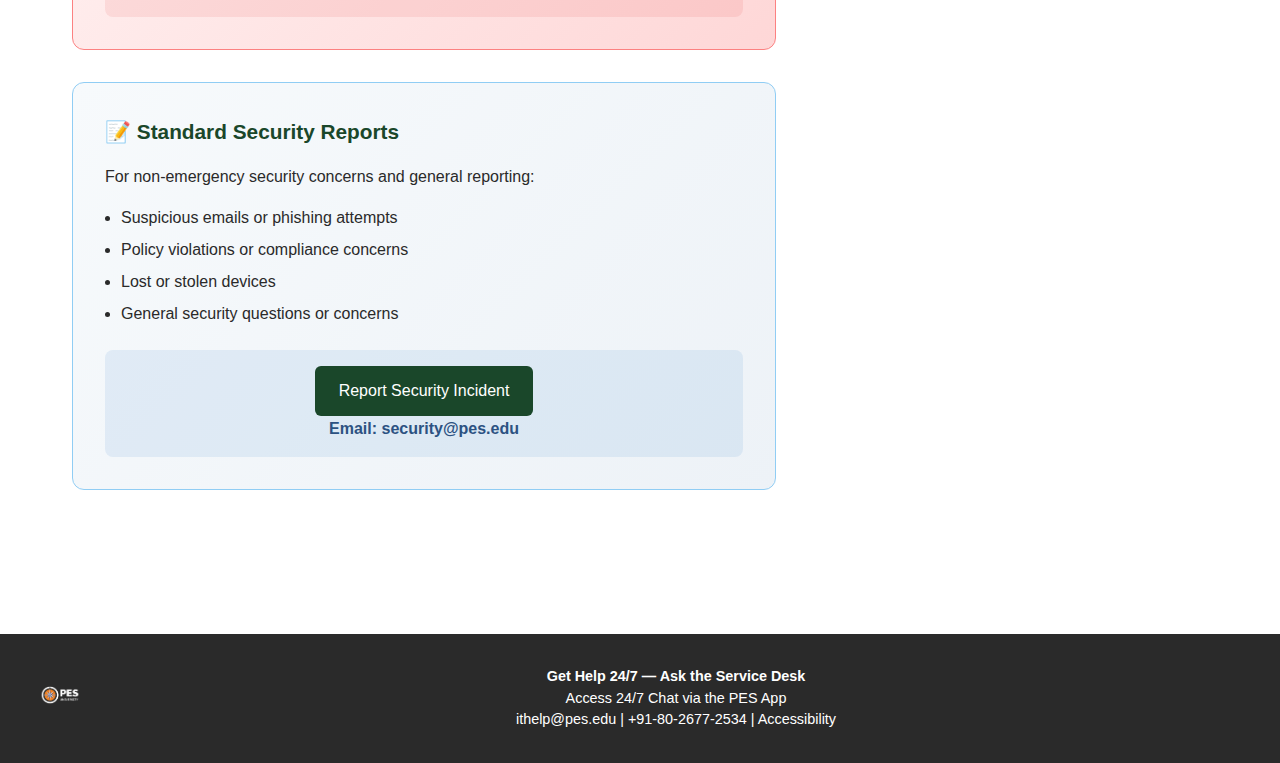
<file: docs/security.html>
<!DOCTYPE html>
<html lang="en">
<head>
  <meta charset="UTF-8">
  <meta name="viewport" content="width=device-width, initial-scale=1.0">
  <title>Information Security | PES University IS&T</title>
  <link rel="icon" type="image/png" href="images/pesu_logo.png">
  <link rel="stylesheet" href="styles.css">
</head>
<body>
  <!-- Top utility bar -->
  <div class="utility-bar">
    <a href="faculty-staff.html">For Faculty & Staff</a>
    <a href="students.html">For Students</a>
    <a href="it-support.html">For IT Support Providers</a>
  </div>

  <!-- Header -->
  <header class="header">
    <div class="header-left">
      <img src="images/PES_UNI_LIN_RGB.jpg" alt="PES University Logo" class="logo">
      <div class="header-title">
        <h1>Information Systems & Technology</h1>
      </div>
    </div>
    <div class="header-search">
      <form action="search.html" method="GET">
        <input type="text" name="q" placeholder="Search IS&T and The Knowledge Base">
        <button type="submit">Search</button>
      </form>
    </div>
  </header>

  <!-- Navigation -->
  <nav class="nav-tabs">
    <div class="nav-container">
      <a href="get-started.html" class="nav-item get-started">GET STARTED WITH IT</a>
      <a href="services.html" class="nav-item services">OUR SERVICES</a>
      <a href="software.html" class="nav-item software">GET SOFTWARE</a>
      <a href="security.html" class="nav-item security active">INFORMATION SECURITY</a>
      <a href="about.html" class="nav-item about">ABOUT IS&T</a>
    </div>
  </nav>

  <!-- Content area -->
  <div class="content-container">
    <main class="main-content">
      <h1 class="page-title">Information Security at PES University</h1>
      
      <div class="service-description">
        <p>PES University is committed to protecting the confidentiality, integrity, and availability of institutional and personal information. Our comprehensive security program safeguards university data, systems, and resources while enabling secure access to technology services for our community.</p>
      </div>

      <div class="security-alert">
        <div class="alert-header">
          <span class="alert-icon">🔒</span>
          <h3>Security is Everyone's Responsibility</h3>
        </div>
        <p>Every member of the PES community plays a vital role in maintaining our cyber security. Stay informed about current threats, follow security best practices, and report suspicious activities immediately.</p>
        <div class="alert-actions">
          <a href="report-incident.html" class="btn-alert">Report Security Incident</a>
          <a href="security-training.html" class="btn-secondary">Get Security Training</a>
        </div>
      </div>

      <div class="security-topics">
        <div class="topic-section">
          <h2>Account Security</h2>
          <div class="topic-cards">
            <div class="topic-card">
              <div class="topic-icon">🔐</div>
              <h4><a href="password-security.html">Password Security</a></h4>
              <p>Create strong passwords, use password managers, and understand password policies</p>
              <ul>
                <li>Password requirements and complexity rules</li>
                <li>Recommended password managers</li>
                <li>Account recovery procedures</li>
                <li>Password reset and change processes</li>
              </ul>
            </div>
            
            <div class="topic-card">
              <div class="topic-icon">📱</div>
              <h4><a href="two-factor-auth.html">Two-Factor Authentication</a></h4>
              <p>Add an extra layer of security to your PES accounts with 2FA</p>
              <ul>
                <li>Setting up authenticator apps</li>
                <li>Backup codes and recovery options</li>
                <li>Supported 2FA methods</li>
                <li>Troubleshooting 2FA issues</li>
              </ul>
            </div>
            
            <div class="topic-card">
              <div class="topic-icon">👤</div>
              <h4><a href="account-management.html">Account Management</a></h4>
              <p>Manage your PES account settings, permissions, and access controls</p>
              <ul>
                <li>Account settings and profile management</li>
                <li>Access permissions and roles</li>
                <li>Account monitoring and activity logs</li>
                <li>Deactivation and offboarding procedures</li>
              </ul>
            </div>
          </div>
        </div>

        <div class="topic-section">
          <h2>Data Protection</h2>
          <div class="topic-cards">
            <div class="topic-card">
              <div class="topic-icon">📊</div>
              <h4><a href="data-classification.html">Data Classification</a></h4>
              <p>Understand how to identify and handle different types of sensitive data</p>
              <ul>
                <li>Data classification levels and criteria</li>
                <li>Handling personally identifiable information (PII)</li>
                <li>Research data protection requirements</li>
                <li>Student record confidentiality (FERPA)</li>
              </ul>
            </div>
            
            <div class="topic-card">
              <div class="topic-icon">☁️</div>
              <h4><a href="cloud-security.html">Cloud Storage Security</a></h4>
              <p>Securely store and share files using approved cloud services</p>
              <ul>
                <li>Approved cloud storage platforms</li>
                <li>File sharing permissions and controls</li>
                <li>Data backup and recovery procedures</li>
                <li>Cloud security best practices</li>
              </ul>
            </div>
            
            <div class="topic-card">
              <div class="topic-icon">🔒</div>
              <h4><a href="data-encryption.html">Data Encryption</a></h4>
              <p>Protect sensitive data with encryption both at rest and in transit</p>
              <ul>
                <li>Device encryption requirements</li>
                <li>File and folder encryption tools</li>
                <li>Email encryption for sensitive communications</li>
                <li>Secure file transfer protocols</li>
              </ul>
            </div>
          </div>
        </div>

        <div class="topic-section">
          <h2>Device & Network Security</h2>
          <div class="topic-cards">
            <div class="topic-card">
              <div class="topic-icon">💻</div>
              <h4><a href="endpoint-security.html">Device Security</a></h4>
              <p>Secure your computers, phones, and tablets with proper security controls</p>
              <ul>
                <li>Antivirus and anti-malware protection</li>
                <li>Operating system updates and patches</li>
                <li>Device lock screens and encryption</li>
                <li>Secure remote work practices</li>
              </ul>
            </div>
            
            <div class="topic-card">
              <div class="topic-icon">📶</div>
              <h4><a href="network-security.html">Network Security</a></h4>
              <p>Connect safely to campus and remote networks</p>
              <ul>
                <li>Secure WiFi connection practices</li>
                <li>VPN setup and usage guidelines</li>
                <li>Public WiFi security precautions</li>
                <li>Network monitoring and intrusion detection</li>
              </ul>
            </div>
            
            <div class="topic-card">
              <div class="topic-icon">🔍</div>
              <h4><a href="security-monitoring.html">Security Monitoring</a></h4>
              <p>Understand how PES monitors and protects university systems</p>
              <ul>
                <li>Security incident detection and response</li>
                <li>Network traffic monitoring</li>
                <li>Threat intelligence and analysis</li>
                <li>Compliance monitoring and reporting</li>
              </ul>
            </div>
          </div>
        </div>

        <div class="topic-section">
          <h2>Threat Awareness</h2>
          <div class="topic-cards">
            <div class="topic-card">
              <div class="topic-icon">🎣</div>
              <h4><a href="phishing-awareness.html">Phishing & Social Engineering</a></h4>
              <p>Recognize and avoid phishing attempts and social engineering attacks</p>
              <ul>
                <li>Common phishing techniques and red flags</li>
                <li>Email security and verification practices</li>
                <li>Social engineering attack prevention</li>
                <li>Reporting suspicious communications</li>
              </ul>
            </div>
            
            <div class="topic-card">
              <div class="topic-icon">🦠</div>
              <h4><a href="malware-protection.html">Malware Protection</a></h4>
              <p>Protect against viruses, ransomware, and other malicious software</p>
              <ul>
                <li>Types of malware and attack vectors</li>
                <li>Antivirus software and real-time protection</li>
                <li>Safe browsing and download practices</li>
                <li>Malware incident response procedures</li>
              </ul>
            </div>
            
            <div class="topic-card">
              <div class="topic-icon">⚠️</div>
              <h4><a href="current-threats.html">Current Security Threats</a></h4>
              <p>Stay informed about the latest cybersecurity threats and advisories</p>
              <ul>
                <li>Current threat landscape updates</li>
                <li>Security alerts and advisories</li>
                <li>Vulnerability disclosures and patches</li>
                <li>Industry-specific threat intelligence</li>
              </ul>
            </div>
          </div>
        </div>
      </div>

      <div class="security-resources">
        <h2>Security Resources & Training</h2>
        <div class="resource-sections">
          <div class="resource-section">
            <h3>Training & Awareness</h3>
            <ul>
              <li><a href="security-awareness-training.html">Annual Security Awareness Training</a> (Required)</li>
              <li><a href="phishing-simulation.html">Phishing Simulation Program</a></li>
              <li><a href="security-workshops.html">Monthly Security Workshops</a></li>
              <li><a href="cyber-hygiene.html">Cyber Hygiene Best Practices</a></li>
            </ul>
          </div>
          
          <div class="resource-section">
            <h3>Policies & Procedures</h3>
            <ul>
              <li><a href="acceptable-use-policy.html">Acceptable Use Policy</a></li>
              <li><a href="data-governance-policy.html">Data Governance and Privacy Policy</a></li>
              <li><a href="incident-response-plan.html">Security Incident Response Plan</a></li>
              <li><a href="business-continuity.html">Business Continuity and Disaster Recovery</a></li>
            </ul>
          </div>
          
          <div class="resource-section">
            <h3>Security Tools</h3>
            <ul>
              <li><a href="recommended-antivirus.html">Recommended Antivirus Software</a></li>
              <li><a href="password-managers.html">Password Manager Recommendations</a></li>
              <li><a href="vpn-clients.html">VPN Client Downloads</a></li>
              <li><a href="security-apps.html">Mobile Security Applications</a></li>
            </ul>
          </div>
        </div>
      </div>

      <div class="incident-response">
        <h2>Security Incident Response</h2>
        <div class="incident-info">
          <div class="incident-card urgent">
            <h4>🚨 Urgent Security Incidents</h4>
            <p>For immediate security emergencies requiring urgent attention:</p>
            <ul>
              <li>Suspected data breach or unauthorized access</li>
              <li>Malware infection or ransomware attack</li>
              <li>Compromised accounts with admin privileges</li>
              <li>Active security threats to university systems</li>
            </ul>
            <div class="contact-urgent">
              <strong>Call: +91-80-2677-2534 (24/7)</strong><br>
              <strong>Email: security-emergency@pes.edu</strong>
            </div>
          </div>
          
          <div class="incident-card normal">
            <h4>📝 Standard Security Reports</h4>
            <p>For non-emergency security concerns and general reporting:</p>
            <ul>
              <li>Suspicious emails or phishing attempts</li>
              <li>Policy violations or compliance concerns</li>
              <li>Lost or stolen devices</li>
              <li>General security questions or concerns</li>
            </ul>
            <div class="contact-normal">
              <a href="report-incident.html" class="btn-primary">Report Security Incident</a><br>
              <strong>Email: security@pes.edu</strong>
            </div>
          </div>
        </div>
      </div>
    </main>

    <!-- Sidebar -->
    <aside class="sidebar">
      <div class="help-section">
        <h3>SECURITY ALERTS</h3>
        <div class="security-status">
          <div class="status-item">
            <span class="status-dot green"></span>
            <span>Threat Level: Low</span>
          </div>
          <div class="status-item">
            <span class="status-dot yellow"></span>
            <span>Phishing Activity: Moderate</span>
          </div>
        </div>
        <ul>
          <li><a href="current-alerts.html">View Current Alerts</a></li>
          <li><a href="security-bulletins.html">Security Bulletins</a></li>
        </ul>
        
        <h3>QUICK ACTIONS</h3>
        <ul>
          <li><a href="change-password.html">Change Password</a></li>
          <li><a href="setup-2fa.html">Setup 2FA</a></li>
          <li><a href="check-account-security.html">Check Account Security</a></li>
          <li><a href="download-antivirus.html">Download Antivirus</a></li>
        </ul>
        
        <h3>EMERGENCY CONTACTS</h3>
        <div class="emergency-info">
          <p><strong>Security Emergency:</strong><br>
          +91-80-2677-2534 (24/7)<br>
          <a href="mailto:security-emergency@pes.edu">security-emergency@pes.edu</a></p>
          
          <p><strong>General IT Help:</strong><br>
          <a href="mailto:ithelp@pes.edu">ithelp@pes.edu</a><br>
          +91-80-2677-2534</p>
        </div>
      </div>
    </aside>
  </div>

  <!-- Footer -->
  <footer class="footer">
    <div class="footer-content">
      <div class="footer-left">
        <img src="images/pesu-white-logo.png" alt="PES University" class="footer-logo">
      </div>
      <div class="footer-center">
        <strong>Get Help 24/7 — Ask the Service Desk</strong><br>
        Access 24/7 Chat via the PES App<br>
        <a href="mailto:ithelp@pes.edu">ithelp@pes.edu</a> | +91-80-2677-2534 | <a href="accessibility.html">Accessibility</a>
      </div>
    </div>
  </footer>
</body>
</html>
</file>
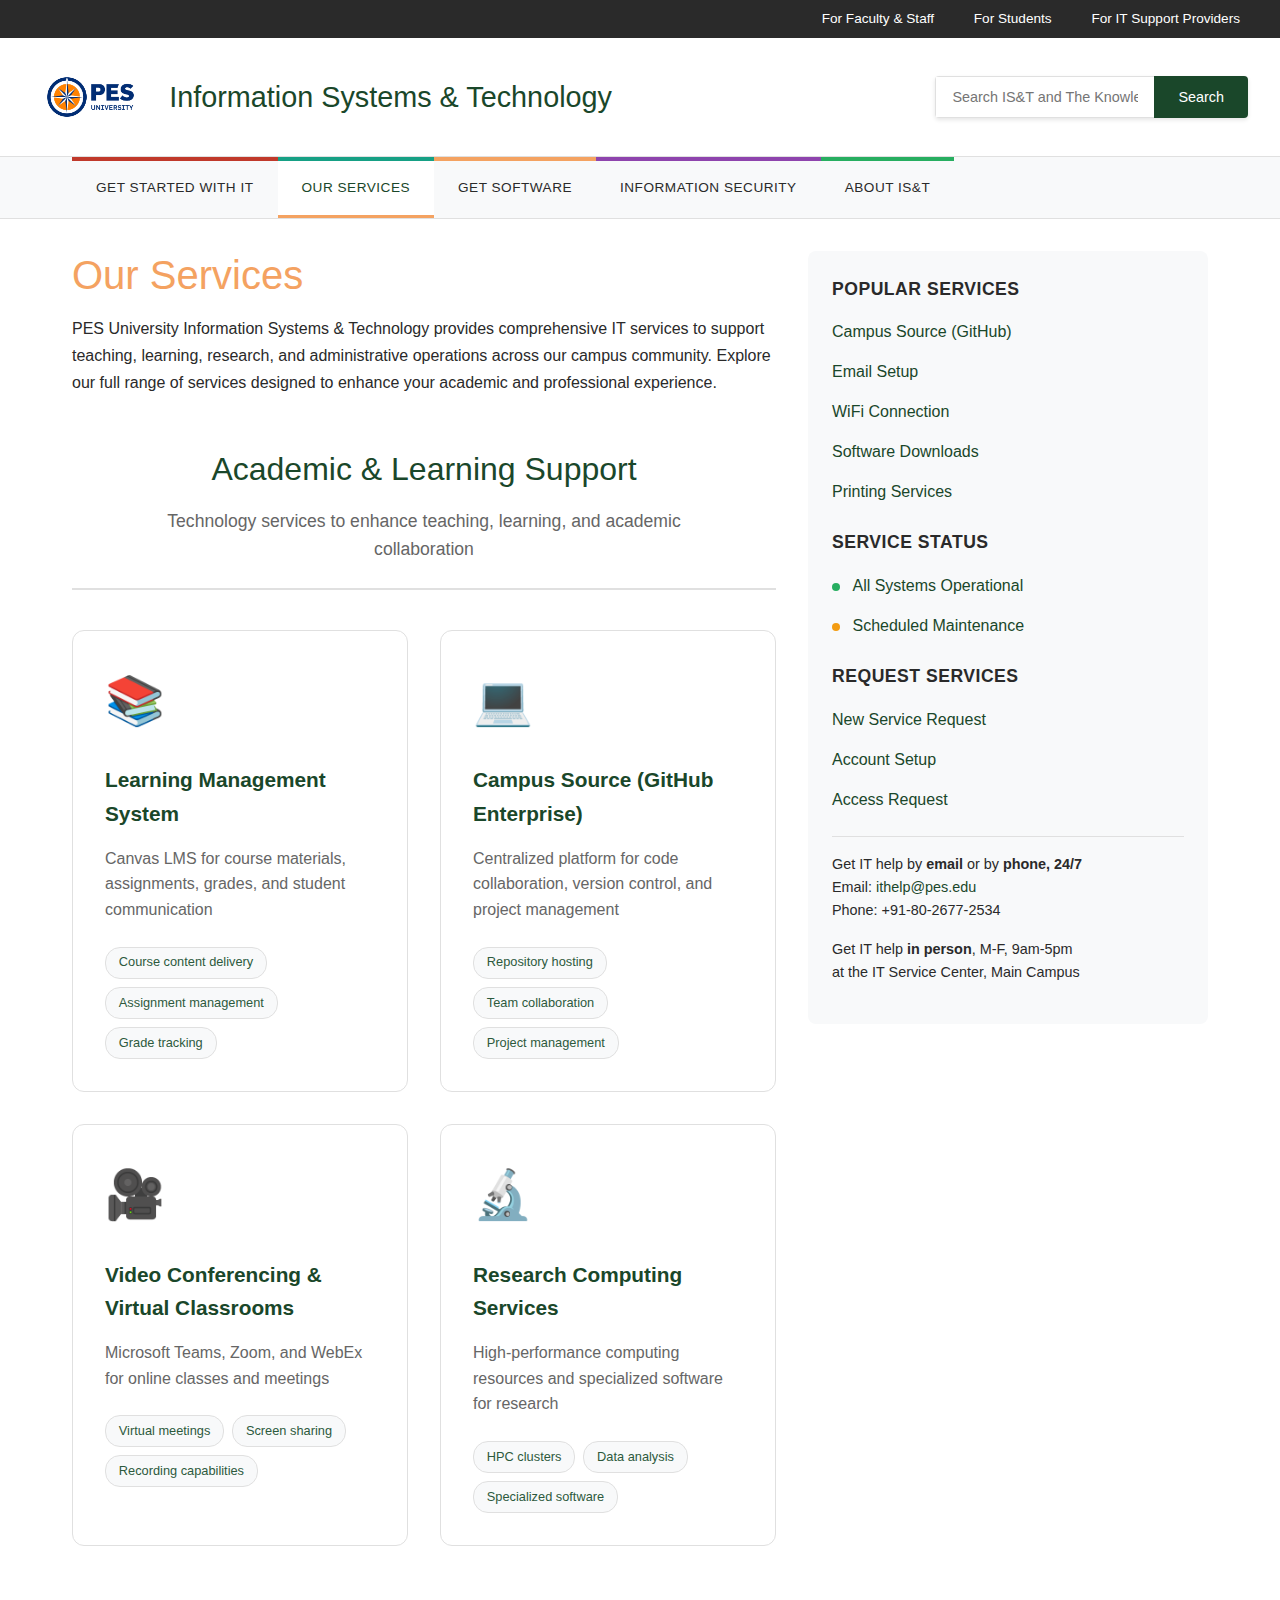
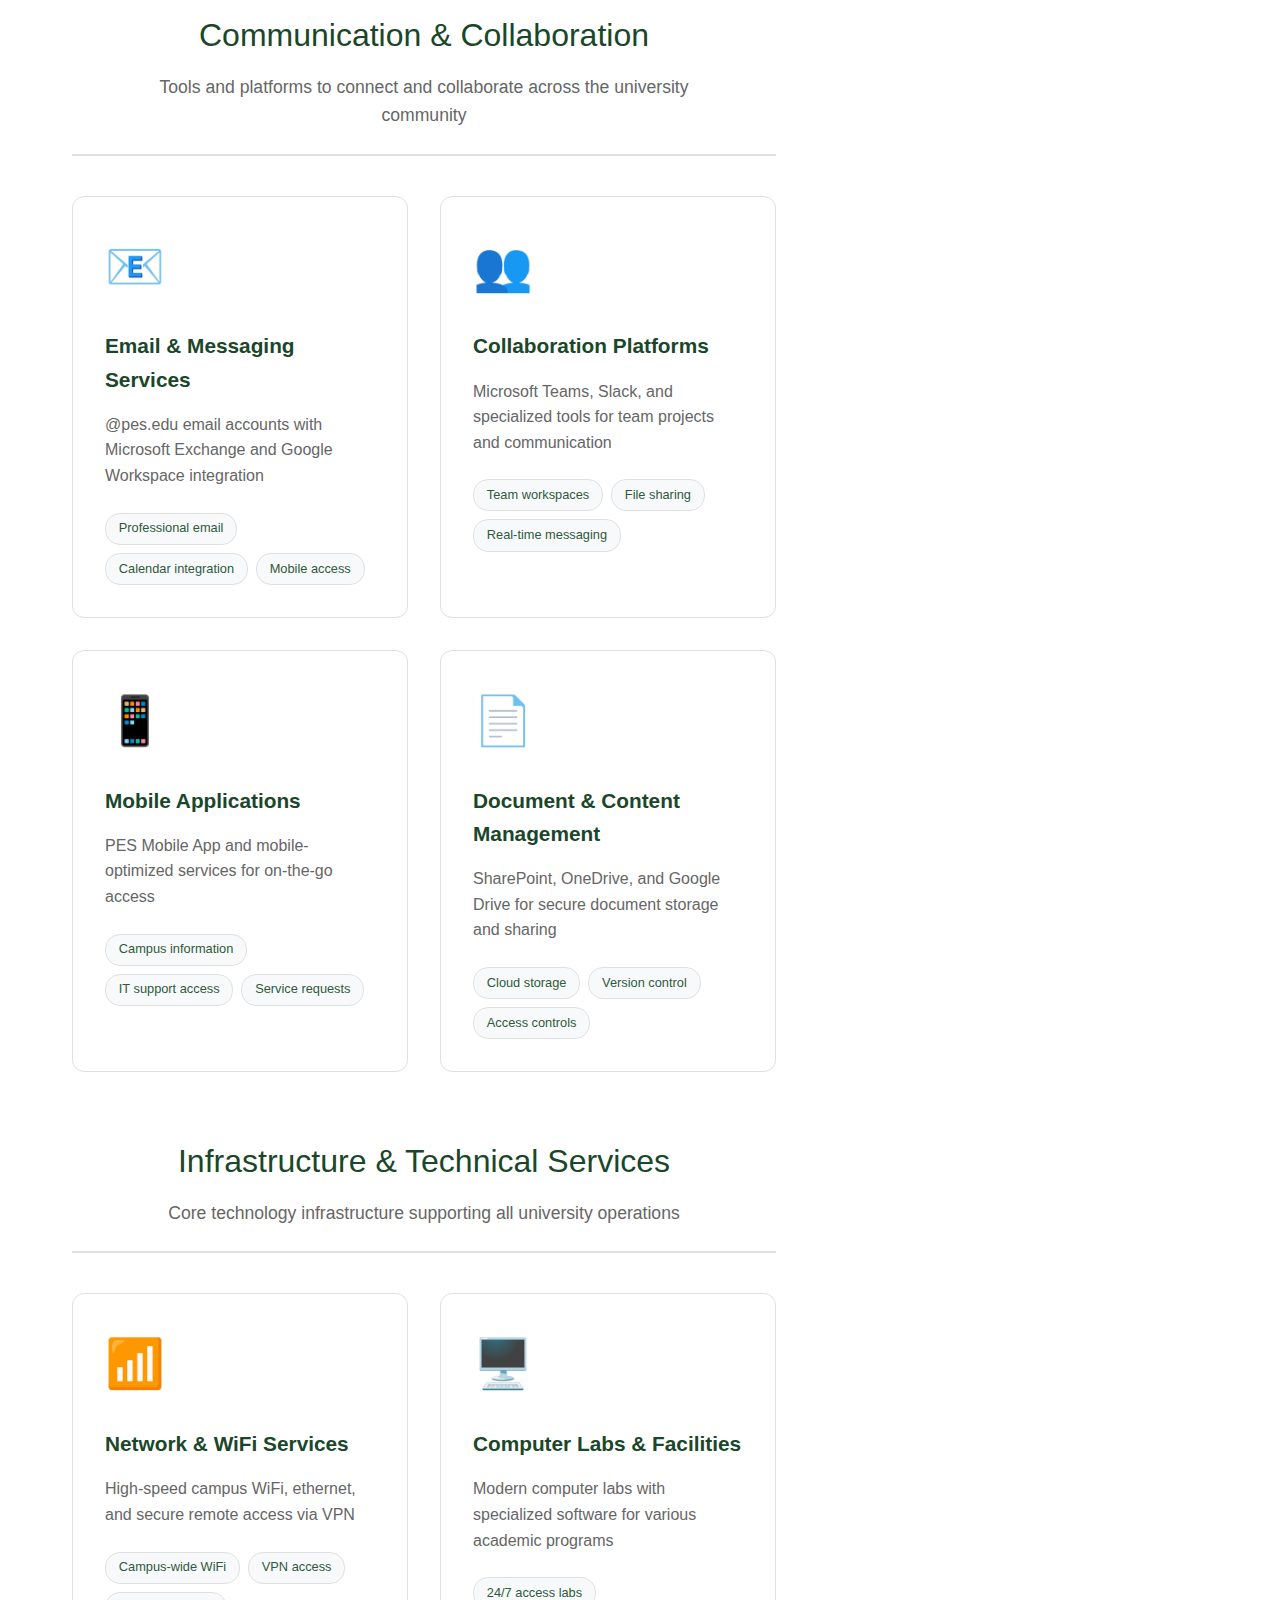
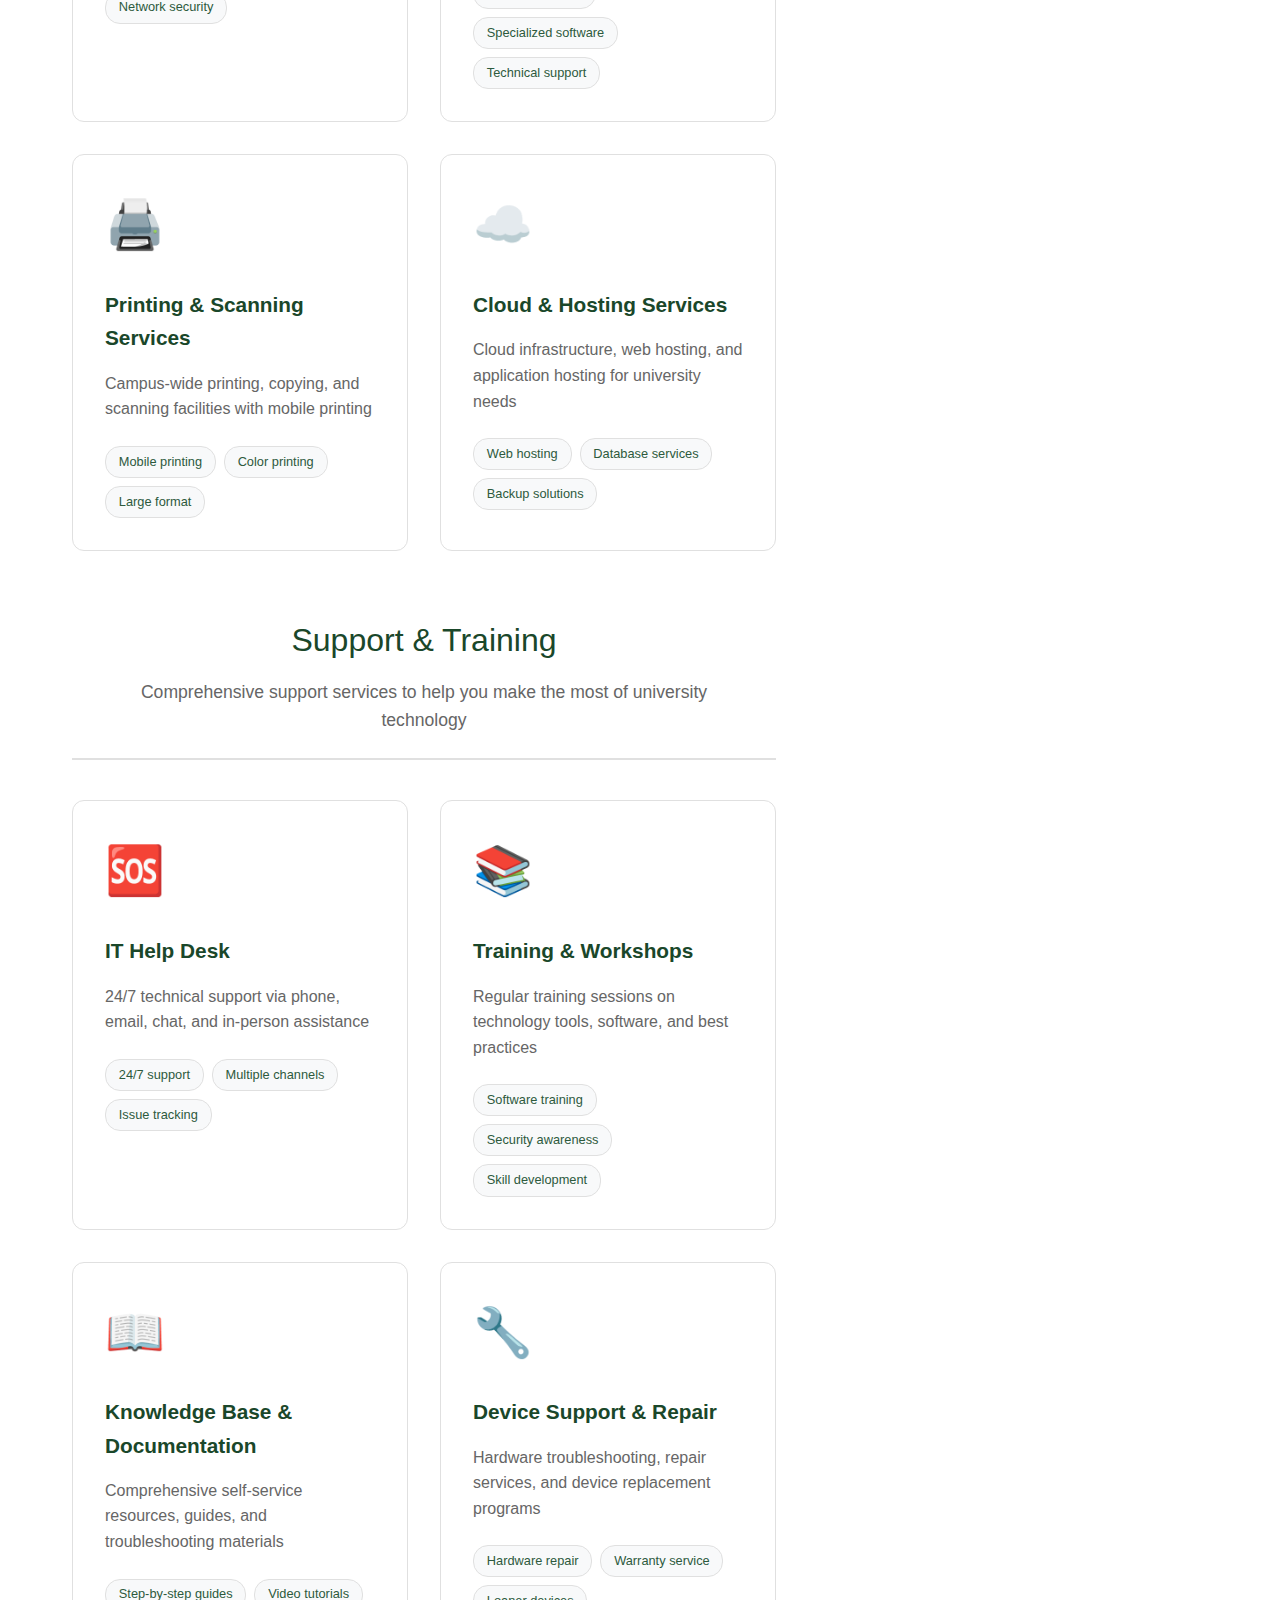
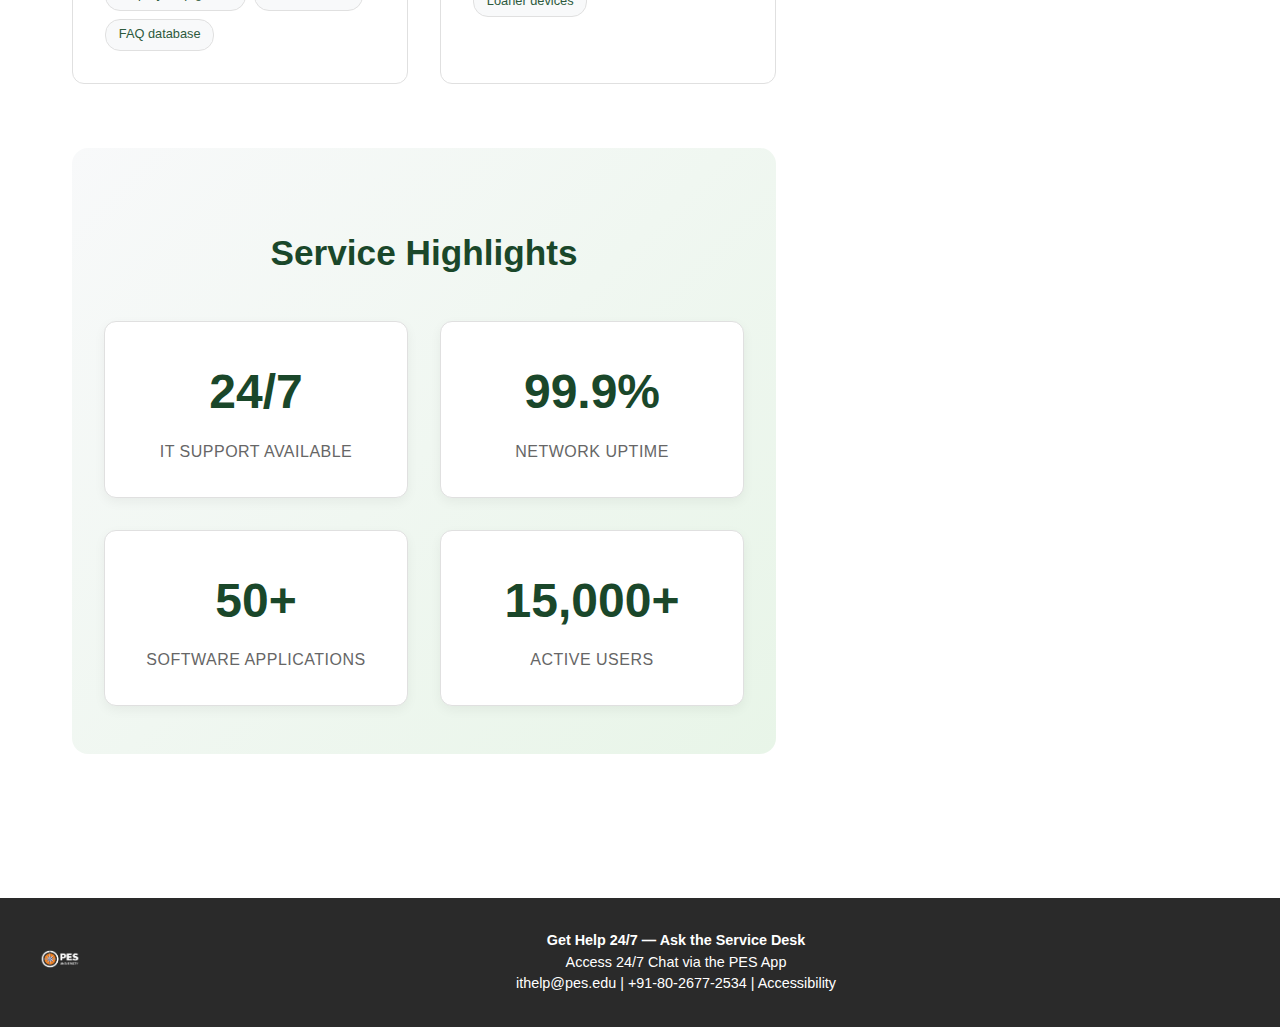
<file: docs/services.html>
<!DOCTYPE html>
<html lang="en">
<head>
  <meta charset="UTF-8">
  <meta name="viewport" content="width=device-width, initial-scale=1.0">
  <title>Our Services | PES University IS&T</title>
  <link rel="stylesheet" href="styles.css">
</head>
<body>
  <!-- Top utility bar -->
  <div class="utility-bar">
    <a href="faculty-staff.html">For Faculty & Staff</a>
    <a href="students.html">For Students</a>
    <a href="it-support.html">For IT Support Providers</a>
  </div>

  <!-- Header -->
  <header class="header">
    <div class="header-left">
      <img src="images/PES_UNI_LIN_RGB.jpg" alt="PES University Logo" class="logo">
      <div class="header-title">
        <h1>Information Systems & Technology</h1>
      </div>
    </div>
    <div class="header-search">
      <form action="search.html" method="GET">
        <input type="text" name="q" placeholder="Search IS&T and The Knowledge Base">
        <button type="submit">Search</button>
      </form>
    </div>
  </header>

  <!-- Navigation -->
  <nav class="nav-tabs">
    <div class="nav-container">
      <a href="get-started.html" class="nav-item get-started">GET STARTED WITH IT</a>
      <a href="services.html" class="nav-item services active">OUR SERVICES</a>
      <a href="software.html" class="nav-item software">GET SOFTWARE</a>
      <a href="security.html" class="nav-item security">INFORMATION SECURITY</a>
      <a href="about.html" class="nav-item about">ABOUT IS&T</a>
    </div>
  </nav>

  <!-- Content area -->
  <div class="content-container">
    <main class="main-content">
      <h1 class="page-title">Our Services</h1>
      
      <div class="service-description">
        <p>PES University Information Systems & Technology provides comprehensive IT services to support teaching, learning, research, and administrative operations across our campus community. Explore our full range of services designed to enhance your academic and professional experience.</p>
      </div>

      <div class="services-categories">
        <div class="service-category">
          <div class="category-header">
            <h2>Academic & Learning Support</h2>
            <p>Technology services to enhance teaching, learning, and academic collaboration</p>
          </div>
          <div class="service-cards">
            <div class="service-card">
              <div class="service-icon">📚</div>
              <h4><a href="learning-management.html">Learning Management System</a></h4>
              <p>Canvas LMS for course materials, assignments, grades, and student communication</p>
              <div class="service-features">
                <span>Course content delivery</span>
                <span>Assignment management</span>
                <span>Grade tracking</span>
              </div>
            </div>
            
            <div class="service-card">
              <div class="service-icon">💻</div>
              <h4><a href="index.html">Campus Source (GitHub Enterprise)</a></h4>
              <p>Centralized platform for code collaboration, version control, and project management</p>
              <div class="service-features">
                <span>Repository hosting</span>
                <span>Team collaboration</span>
                <span>Project management</span>
              </div>
            </div>
            
            <div class="service-card">
              <div class="service-icon">🎥</div>
              <h4><a href="video-conferencing.html">Video Conferencing & Virtual Classrooms</a></h4>
              <p>Microsoft Teams, Zoom, and WebEx for online classes and meetings</p>
              <div class="service-features">
                <span>Virtual meetings</span>
                <span>Screen sharing</span>
                <span>Recording capabilities</span>
              </div>
            </div>
            
            <div class="service-card">
              <div class="service-icon">🔬</div>
              <h4><a href="research-computing.html">Research Computing Services</a></h4>
              <p>High-performance computing resources and specialized software for research</p>
              <div class="service-features">
                <span>HPC clusters</span>
                <span>Data analysis</span>
                <span>Specialized software</span>
              </div>
            </div>
          </div>
        </div>

        <div class="service-category">
          <div class="category-header">
            <h2>Communication & Collaboration</h2>
            <p>Tools and platforms to connect and collaborate across the university community</p>
          </div>
          <div class="service-cards">
            <div class="service-card">
              <div class="service-icon">📧</div>
              <h4><a href="email-services.html">Email & Messaging Services</a></h4>
              <p>@pes.edu email accounts with Microsoft Exchange and Google Workspace integration</p>
              <div class="service-features">
                <span>Professional email</span>
                <span>Calendar integration</span>
                <span>Mobile access</span>
              </div>
            </div>
            
            <div class="service-card">
              <div class="service-icon">👥</div>
              <h4><a href="collaboration-tools.html">Collaboration Platforms</a></h4>
              <p>Microsoft Teams, Slack, and specialized tools for team projects and communication</p>
              <div class="service-features">
                <span>Team workspaces</span>
                <span>File sharing</span>
                <span>Real-time messaging</span>
              </div>
            </div>
            
            <div class="service-card">
              <div class="service-icon">📱</div>
              <h4><a href="mobile-services.html">Mobile Applications</a></h4>
              <p>PES Mobile App and mobile-optimized services for on-the-go access</p>
              <div class="service-features">
                <span>Campus information</span>
                <span>IT support access</span>
                <span>Service requests</span>
              </div>
            </div>
            
            <div class="service-card">
              <div class="service-icon">📄</div>
              <h4><a href="document-management.html">Document & Content Management</a></h4>
              <p>SharePoint, OneDrive, and Google Drive for secure document storage and sharing</p>
              <div class="service-features">
                <span>Cloud storage</span>
                <span>Version control</span>
                <span>Access controls</span>
              </div>
            </div>
          </div>
        </div>

        <div class="service-category">
          <div class="category-header">
            <h2>Infrastructure & Technical Services</h2>
            <p>Core technology infrastructure supporting all university operations</p>
          </div>
          <div class="service-cards">
            <div class="service-card">
              <div class="service-icon">📶</div>
              <h4><a href="network-services.html">Network & WiFi Services</a></h4>
              <p>High-speed campus WiFi, ethernet, and secure remote access via VPN</p>
              <div class="service-features">
                <span>Campus-wide WiFi</span>
                <span>VPN access</span>
                <span>Network security</span>
              </div>
            </div>
            
            <div class="service-card">
              <div class="service-icon">🖥️</div>
              <h4><a href="computer-labs.html">Computer Labs & Facilities</a></h4>
              <p>Modern computer labs with specialized software for various academic programs</p>
              <div class="service-features">
                <span>24/7 access labs</span>
                <span>Specialized software</span>
                <span>Technical support</span>
              </div>
            </div>
            
            <div class="service-card">
              <div class="service-icon">🖨️</div>
              <h4><a href="printing-services.html">Printing & Scanning Services</a></h4>
              <p>Campus-wide printing, copying, and scanning facilities with mobile printing</p>
              <div class="service-features">
                <span>Mobile printing</span>
                <span>Color printing</span>
                <span>Large format</span>
              </div>
            </div>
            
            <div class="service-card">
              <div class="service-icon">☁️</div>
              <h4><a href="cloud-services.html">Cloud & Hosting Services</a></h4>
              <p>Cloud infrastructure, web hosting, and application hosting for university needs</p>
              <div class="service-features">
                <span>Web hosting</span>
                <span>Database services</span>
                <span>Backup solutions</span>
              </div>
            </div>
          </div>
        </div>

        <div class="service-category">
          <div class="category-header">
            <h2>Support & Training</h2>
            <p>Comprehensive support services to help you make the most of university technology</p>
          </div>
          <div class="service-cards">
            <div class="service-card">
              <div class="service-icon">🆘</div>
              <h4><a href="help-desk.html">IT Help Desk</a></h4>
              <p>24/7 technical support via phone, email, chat, and in-person assistance</p>
              <div class="service-features">
                <span>24/7 support</span>
                <span>Multiple channels</span>
                <span>Issue tracking</span>
              </div>
            </div>
            
            <div class="service-card">
              <div class="service-icon">📚</div>
              <h4><a href="training-workshops.html">Training & Workshops</a></h4>
              <p>Regular training sessions on technology tools, software, and best practices</p>
              <div class="service-features">
                <span>Software training</span>
                <span>Security awareness</span>
                <span>Skill development</span>
              </div>
            </div>
            
            <div class="service-card">
              <div class="service-icon">📖</div>
              <h4><a href="knowledge-base.html">Knowledge Base & Documentation</a></h4>
              <p>Comprehensive self-service resources, guides, and troubleshooting materials</p>
              <div class="service-features">
                <span>Step-by-step guides</span>
                <span>Video tutorials</span>
                <span>FAQ database</span>
              </div>
            </div>
            
            <div class="service-card">
              <div class="service-icon">🔧</div>
              <h4><a href="device-support.html">Device Support & Repair</a></h4>
              <p>Hardware troubleshooting, repair services, and device replacement programs</p>
              <div class="service-features">
                <span>Hardware repair</span>
                <span>Warranty service</span>
                <span>Loaner devices</span>
              </div>
            </div>
          </div>
        </div>
      </div>

      <div class="service-highlights">
        <h2>Service Highlights</h2>
        <div class="highlight-stats">
          <div class="stat-card">
            <div class="stat-number">24/7</div>
            <div class="stat-label">IT Support Available</div>
          </div>
          <div class="stat-card">
            <div class="stat-number">99.9%</div>
            <div class="stat-label">Network Uptime</div>
          </div>
          <div class="stat-card">
            <div class="stat-number">50+</div>
            <div class="stat-label">Software Applications</div>
          </div>
          <div class="stat-card">
            <div class="stat-number">15,000+</div>
            <div class="stat-label">Active Users</div>
          </div>
        </div>
      </div>
    </main>

    <!-- Sidebar -->
    <aside class="sidebar">
      <div class="help-section">
        <h3>POPULAR SERVICES</h3>
        <ul>
          <li><a href="index.html">Campus Source (GitHub)</a></li>
          <li><a href="email-setup.html">Email Setup</a></li>
          <li><a href="wifi-connection.html">WiFi Connection</a></li>
          <li><a href="software.html">Software Downloads</a></li>
          <li><a href="printing-services.html">Printing Services</a></li>
        </ul>
        
        <h3>SERVICE STATUS</h3>
        <ul>
          <li><span class="status-dot green"></span> <a href="system-status.html">All Systems Operational</a></li>
          <li><span class="status-dot yellow"></span> <a href="scheduled-maintenance.html">Scheduled Maintenance</a></li>
        </ul>
        
        <h3>REQUEST SERVICES</h3>
        <ul>
          <li><a href="new-service-request.html">New Service Request</a></li>
          <li><a href="account-request.html">Account Setup</a></li>
          <li><a href="access-request.html">Access Request</a></li>
        </ul>
        
        <div class="contact-info">
          <p>Get IT help by <strong>email</strong> or by <strong>phone, 24/7</strong><br>
          Email: <a href="mailto:ithelp@pes.edu">ithelp@pes.edu</a><br>
          Phone: +91-80-2677-2534</p>
          
          <p>Get IT help <strong>in person</strong>, M-F, 9am-5pm<br>
          at the IT Service Center, Main Campus</p>
        </div>
      </div>
    </aside>
  </div>

  <!-- Footer -->
  <footer class="footer">
    <div class="footer-content">
      <div class="footer-left">
        <img src="images/pesu-white-logo.png" alt="PES University" class="footer-logo">
      </div>
      <div class="footer-center">
        <strong>Get Help 24/7 — Ask the Service Desk</strong><br>
        Access 24/7 Chat via the PES App<br>
        <a href="mailto:ithelp@pes.edu">ithelp@pes.edu</a> | +91-80-2677-2534 | <a href="accessibility.html">Accessibility</a>
      </div>
    </div>
  </footer>
</body>
</html>
</file>
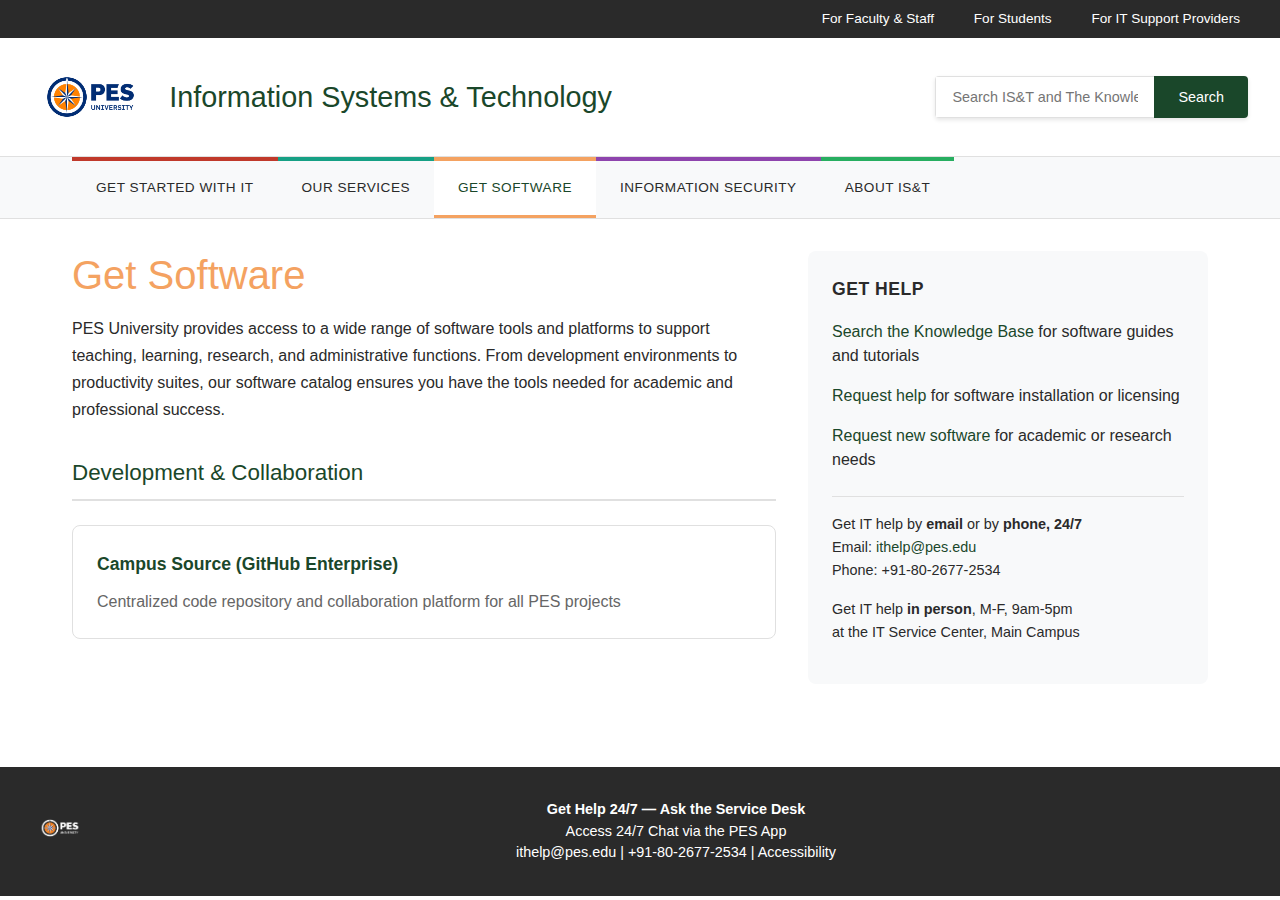
<file: docs/software.html>
<!DOCTYPE html>
<html lang="en">
<head>
  <meta charset="UTF-8">
  <meta name="viewport" content="width=device-width, initial-scale=1.0">
  <title>Get Software | PES University IS&T</title>
  <link rel="icon" type="image/png" href="images/pesu_logo.png">
  <link rel="stylesheet" href="styles.css">
</head>
<body>
  <!-- Top utility bar -->
  <div class="utility-bar">
    <a href="faculty-staff.html">For Faculty & Staff</a>
    <a href="students.html">For Students</a>
    <a href="it-support.html">For IT Support Providers</a>
  </div>

  <!-- Header -->
  <header class="header">
    <div class="header-left">
      <img src="images/PES_UNI_LIN_RGB.jpg" alt="PES University Logo" class="logo">
      <div class="header-title">
        <h1>Information Systems & Technology</h1>
      </div>
    </div>
    <div class="header-search">
      <form action="search.html" method="GET">
        <input type="text" name="q" placeholder="Search IS&T and The Knowledge Base">
        <button type="submit">Search</button>
      </form>
    </div>
  </header>

  <!-- Navigation -->
  <nav class="nav-tabs">
    <div class="nav-container">
      <a href="get-started.html" class="nav-item get-started">GET STARTED WITH IT</a>
      <a href="services.html" class="nav-item services">OUR SERVICES</a>
      <a href="software.html" class="nav-item software active">GET SOFTWARE</a>
      <a href="security.html" class="nav-item security">INFORMATION SECURITY</a>
      <a href="about.html" class="nav-item about">ABOUT IS&T</a>
    </div>
  </nav>

  <!-- Content area -->
  <div class="content-container">
    <main class="main-content">
      <h1 class="page-title">Get Software</h1>
      
      <div class="service-description">
        <p>PES University provides access to a wide range of software tools and platforms to support teaching, learning, research, and administrative functions. From development environments to productivity suites, our software catalog ensures you have the tools needed for academic and professional success.</p>
      </div>

      <div class="software-grid">
        <div class="software-category">
          <h2>Development & Collaboration</h2>
          <div class="software-items">
            <div class="software-item">
              <h3><a href="index.html">Campus Source (GitHub Enterprise)</a></h3>
              <p>Centralized code repository and collaboration platform for all PES projects</p>
            </div>
            <!-- <div class="software-item">
              <h3><a href="visual-studio.html">Visual Studio & VS Code</a></h3>
              <p>Professional development environments with PES licensing</p>
            </div>
            <div class="software-item">
              <h3><a href="jetbrains.html">JetBrains Suite</a></h3>
              <p>IntelliJ IDEA, PyCharm, WebStorm and other IDEs for students and faculty</p>
            </div> -->
          </div>
        </div>

        <!-- <div class="software-category">
          <h2>Productivity & Office</h2>
          <div class="software-items">
            <div class="software-item">
              <h3><a href="microsoft-365.html">Microsoft 365</a></h3>
              <p>Word, Excel, PowerPoint, Teams, and OneDrive for all PES users</p>
            </div>
            <div class="software-item">
              <h3><a href="google-workspace.html">Google Workspace for Education</a></h3>
              <p>Gmail, Drive, Docs, Sheets, and Classroom integration</p>
            </div>
            <div class="software-item">
              <h3><a href="adobe-creative.html">Adobe Creative Cloud</a></h3>
              <p>Photoshop, Illustrator, Premiere Pro for creative projects</p>
            </div>
          </div>
        </div>

        <div class="software-category">
          <h2>Academic & Research Tools</h2>
          <div class="software-items">
            <div class="software-item">
              <h3><a href="matlab.html">MATLAB</a></h3>
              <p>Mathematical computing platform for engineering and research</p>
            </div>
            <div class="software-item">
              <h3><a href="spss.html">SPSS</a></h3>
              <p>Statistical analysis software for research and data analysis</p>
            </div>
            <div class="software-item">
              <h3><a href="autocad.html">AutoCAD</a></h3>
              <p>Computer-aided design software for engineering disciplines</p>
            </div>
          </div>
        </div>

        <div class="software-category">
          <h2>Security & System Tools</h2>
          <div class="software-items">
            <div class="software-item">
              <h3><a href="antivirus.html">PES Antivirus Protection</a></h3>
              <p>Comprehensive endpoint protection for all university devices</p>
            </div>
            <div class="software-item">
              <h3><a href="vpn.html">PES VPN</a></h3>
              <p>Secure remote access to university networks and resources</p>
            </div>
            <div class="software-item">
              <h3><a href="backup.html">Cloud Backup Services</a></h3>
              <p>Automated data protection and recovery solutions</p>
            </div>
          </div>
        </div> -->
      </div>
    </main>

    <!-- Sidebar -->
    <aside class="sidebar">
      <div class="help-section">
        <h3>GET HELP</h3>
        <ul>
          <li><a href="knowledge-base.html">Search the Knowledge Base</a> for software guides and tutorials</li>
          <li><a href="request-help.html">Request help</a> for software installation or licensing</li>
          <li><a href="software-request.html">Request new software</a> for academic or research needs</li>
        </ul>
        
        <div class="contact-info">
          <p>Get IT help by <strong>email</strong> or by <strong>phone, 24/7</strong><br>
          Email: <a href="mailto:ithelp@pes.edu">ithelp@pes.edu</a><br>
          Phone: +91-80-2677-2534</p>
          
          <p>Get IT help <strong>in person</strong>, M-F, 9am-5pm<br>
          at the IT Service Center, Main Campus</p>
        </div>
      </div>
    </aside>
  </div>

  <!-- Footer -->
  <footer class="footer">
    <div class="footer-content">
      <div class="footer-left">
        <img src="images/pesu-white-logo.png" alt="PES University" class="footer-logo">
      </div>
      <div class="footer-center">
        <strong>Get Help 24/7 — Ask the Service Desk</strong><br>
        Access 24/7 Chat via the PES App<br>
        <a href="mailto:ithelp@pes.edu">ithelp@pes.edu</a> | +91-80-2677-2534 | <a href="accessibility.html">Accessibility</a>
      </div>
    </div>
  </footer>
</body>
</html>
</file>
<file: docs/styles.css>
/* PES University Color Scheme */
:root {
  --pes-primary: #1a472a;      /* PES Green */
  --pes-secondary: #2d5a3d;    /* Darker PES Green */
  --pes-accent: #f4a261;       /* PES Orange accent */
  --pes-gold: #e76f51;         /* PES secondary accent */
  --text-dark: #2a2a2a;
  --text-light: #666;
  --border-light: #e0e0e0;
  --background-light: #f8f9fa;
  --white: #ffffff;
}

* {
  box-sizing: border-box;
}

body {
  font-family: -apple-system, BlinkMacSystemFont, "Segoe UI", Roboto, "Helvetica Neue", Arial, sans-serif;
  margin: 0;
  padding: 0;
  background: var(--white);
  color: var(--text-dark);
  line-height: 1.6;
}

/* Top utility bar */
.utility-bar {
  background: var(--text-dark);
  color: white;
  font-size: 0.85rem;
  padding: 0.5rem 2rem;
  text-align: right;
}

.utility-bar a {
  color: white;
  text-decoration: none;
  margin-left: 20px;
  padding: 0.25rem 0.5rem;
  border-radius: 3px;
  transition: background-color 0.2s;
}

.utility-bar a:hover {
  background: rgba(255, 255, 255, 0.1);
  text-decoration: none;
}

/* Header */
.header {
  display: flex;
  justify-content: space-between;
  align-items: center;
  padding: 1.5rem 2rem;
  background: var(--white);
  border-bottom: 1px solid var(--border-light);
}

.header-left {
  display: flex;
  align-items: center;
}

.logo {
  height: 70px;
  width: auto;
  margin-right: 20px;
}

.header-title h1 {
  margin: 0;
  color: var(--pes-primary);
  font-size: 1.8rem;
  font-weight: 300;
}

.header-search {
  min-width: 300px;
}

.header-search form {
  display: flex;
  box-shadow: 0 2px 4px rgba(0, 0, 0, 0.1);
  border-radius: 4px;
  overflow: hidden;
}

.header-search input {
  flex: 1;
  padding: 0.75rem 1rem;
  border: 1px solid var(--border-light);
  border-right: none;
  font-size: 0.9rem;
  outline: none;
}

.header-search input:focus {
  border-color: var(--pes-primary);
}

.header-search button {
  background: var(--pes-primary);
  color: white;
  border: none;
  padding: 0.75rem 1.5rem;
  cursor: pointer;
  font-size: 0.9rem;
  font-weight: 500;
  transition: background-color 0.2s;
}

.header-search button:hover {
  background: var(--pes-secondary);
}
/* Navigation tabs */
.nav-tabs {
  background: var(--background-light);
  border-bottom: 1px solid var(--border-light);
  padding: 0;
  overflow-x: auto;
}

.nav-container {
  display: flex;
  max-width: 1200px;
  margin: 0 auto;
  padding: 0 2rem;
}

.nav-item {
  display: block;
  padding: 1rem 1.5rem;
  text-decoration: none;
  color: var(--text-dark);
  font-weight: 500;
  font-size: 0.85rem;
  text-transform: uppercase;
  letter-spacing: 0.5px;
  border-bottom: 3px solid transparent;
  transition: all 0.2s;
  position: relative;
}

.nav-item:hover {
  background: rgba(26, 71, 42, 0.05);
  border-bottom-color: var(--pes-accent);
}

.nav-item.active {
  color: var(--pes-primary);
  background: var(--white);
  border-bottom-color: var(--pes-accent);
}

/* Color coding for different sections */
.nav-item.get-started { border-top: 4px solid #c0392b; }
.nav-item.services { border-top: 4px solid #16a085; }
.nav-item.software { border-top: 4px solid var(--pes-accent); }
.nav-item.security { border-top: 4px solid #8e44ad; }
.nav-item.about { border-top: 4px solid #27ae60; }

/* Breadcrumb */
.breadcrumb {
  background: var(--white);
  padding: 0.75rem 2rem;
  font-size: 0.9rem;
  color: var(--text-light);
  border-bottom: 1px solid var(--border-light);
}

.breadcrumb a {
  color: var(--pes-primary);
  text-decoration: none;
}

.breadcrumb a:hover {
  text-decoration: underline;
}

/* Content area */
.content-container {
  display: flex;
  max-width: 1200px;
  margin: 0 auto;
  gap: 2rem;
  padding: 2rem;
}

.main-content {
  flex: 2;
  min-width: 0;
}

.back-link {
  margin-bottom: 1rem;
}

.back-link a {
  color: var(--pes-primary);
  text-decoration: none;
  font-size: 0.9rem;
}

.back-link a:hover {
  text-decoration: underline;
}

.page-title {
  color: var(--pes-accent);
  font-size: 2.5rem;
  font-weight: 300;
  margin: 0 0 1rem 0;
  line-height: 1.2;
}

.service-description {
  margin-bottom: 2rem;
  font-size: 1rem;
  line-height: 1.7;
}

.service-description p {
  margin-bottom: 1rem;
}

.learn-more {
  color: var(--pes-primary);
  text-decoration: none;
  font-weight: 500;
}

.learn-more:hover {
  text-decoration: underline;
}

.how-to-obtain h2 {
  color: var(--pes-primary);
  font-size: 1.5rem;
  font-weight: 400;
  margin-bottom: 1.5rem;
  padding-bottom: 0.5rem;
  border-bottom: 2px solid var(--border-light);
}

.how-to-obtain h3 {
  color: var(--text-dark);
  font-size: 1.2rem;
  font-weight: 600;
  margin: 1.5rem 0 0.75rem 0;
}

.external-link {
  color: var(--pes-primary);
  text-decoration: none;
  font-family: monospace;
  background: var(--background-light);
  padding: 0.2rem 0.4rem;
  border-radius: 3px;
}

.external-link:hover {
  text-decoration: underline;
}

.resource-links {
  list-style: none;
  padding: 0;
  margin: 0;
}

.resource-links li {
  margin-bottom: 0.5rem;
  position: relative;
  padding-left: 1rem;
}

.resource-links li::before {
  content: "•";
  color: var(--pes-accent);
  position: absolute;
  left: 0;
  font-weight: bold;
}

.resource-links a {
  color: var(--pes-primary);
  text-decoration: none;
}

.resource-links a:hover {
  text-decoration: underline;
}

/* Sidebar */
.sidebar {
  flex: 1;
  background: var(--background-light);
  padding: 1.5rem;
  border-radius: 8px;
  height: fit-content;
  min-width: 280px;
}

.help-section h3 {
  margin-top: 0;
  color: var(--text-dark);
  font-size: 1.1rem;
  font-weight: 600;
  text-transform: uppercase;
  letter-spacing: 0.5px;
}

.help-section ul {
  list-style: none;
  padding: 0;
  margin: 0 0 1.5rem 0;
}

.help-section li {
  margin-bottom: 1rem;
  line-height: 1.5;
}

.help-section a {
  color: var(--pes-primary);
  text-decoration: none;
  font-weight: 500;
}

.help-section a:hover {
  text-decoration: underline;
}

.contact-info {
  padding-top: 1rem;
  border-top: 1px solid var(--border-light);
  font-size: 0.9rem;
  line-height: 1.6;
}

.contact-info p {
  margin: 0 0 1rem 0;
}

.contact-info strong {
  color: var(--text-dark);
}

.contact-info a {
  color: var(--pes-primary);
  text-decoration: none;
}

.contact-info a:hover {
  text-decoration: underline;
}

/* Footer */
.footer {
  background: var(--text-dark);
  color: white;
  padding: 2rem;
  margin-top: 3rem;
}

.footer-content {
  max-width: 1200px;
  margin: 0 auto;
  display: flex;
  align-items: center;
  text-align: center;
}

.footer-left {
  margin-right: 2rem;
}

.footer-logo {
  height: 40px;
  width: auto;
  /* Removed filter since we're now using a white logo */
}

.footer-center {
  flex: 1;
  font-size: 0.9rem;
  line-height: 1.5;
}

.footer a {
  color: white;
  text-decoration: none;
}

.footer a:hover {
  text-decoration: underline;
}

/* Responsive design */
@media (max-width: 768px) {
  .header {
    flex-direction: column;
    gap: 1rem;
    padding: 1rem;
  }
  
  .header-search {
    width: 100%;
    min-width: unset;
  }
  
  .nav-container {
    flex-direction: column;
    padding: 0;
  }
  
  .nav-item {
    padding: 0.75rem 1rem;
    border-left: 4px solid transparent;
    border-bottom: 1px solid var(--border-light);
  }
  
  .content-container {
    flex-direction: column;
    padding: 1rem;
  }
  
  .footer-content {
    flex-direction: column;
    text-align: center;
    gap: 1rem;
  }
  
  .footer-left {
    margin-right: 0;
  }
}

/* Software Grid Styles */
.software-grid {
  margin-top: 2rem;
}

.software-category {
  margin-bottom: 3rem;
}

.software-category h2 {
  color: var(--pes-primary);
  font-size: 1.4rem;
  font-weight: 500;
  margin-bottom: 1.5rem;
  padding-bottom: 0.5rem;
  border-bottom: 2px solid var(--border-light);
}

.software-items {
  display: grid;
  grid-template-columns: repeat(auto-fit, minmax(300px, 1fr));
  gap: 1.5rem;
}

.software-item {
  background: var(--white);
  border: 1px solid var(--border-light);
  border-radius: 8px;
  padding: 1.5rem;
  transition: all 0.2s;
}

.software-item:hover {
  box-shadow: 0 4px 12px rgba(26, 71, 42, 0.1);
  border-color: var(--pes-accent);
}

.software-item h3 {
  margin: 0 0 0.75rem 0;
  font-size: 1.1rem;
}

.software-item h3 a {
  color: var(--pes-primary);
  text-decoration: none;
  font-weight: 600;
}

.software-item h3 a:hover {
  text-decoration: underline;
}

.software-item p {
  margin: 0;
  color: var(--text-light);
  line-height: 1.5;
}

/* Mobile responsiveness for software grid */
@media (max-width: 768px) {
  .software-items {
    grid-template-columns: 1fr;
    gap: 1rem;
  }
  
  .software-item {
    padding: 1rem;
  }
}

/* Help Content Styles */
.help-content {
  margin-top: 2rem;
}

.help-section-content {
  margin-bottom: 3rem;
  border-bottom: 1px solid var(--border-light);
  padding-bottom: 2rem;
}

.help-section-content:last-child {
  border-bottom: none;
  padding-bottom: 0;
}

.help-section-content h2 {
  color: var(--pes-primary);
  font-size: 1.8rem;
  font-weight: 500;
  margin-bottom: 1.5rem;
}

.help-section-content h3 {
  color: var(--text-dark);
  font-size: 1.3rem;
  font-weight: 600;
  margin: 1.5rem 0 1rem 0;
}

.help-section-content h4 {
  color: var(--pes-secondary);
  font-size: 1.1rem;
  font-weight: 600;
  margin: 1rem 0 0.5rem 0;
}

.help-section-content ol,
.help-section-content ul {
  margin: 1rem 0;
  padding-left: 1.5rem;
}

.help-section-content li {
  margin-bottom: 0.5rem;
  line-height: 1.6;
}

.code-example {
  background: var(--background-light);
  border: 1px solid var(--border-light);
  border-radius: 4px;
  padding: 1rem;
  margin: 1rem 0;
  font-family: 'Courier New', Courier, monospace;
}

.code-example code {
  color: var(--pes-primary);
  font-weight: 600;
}

.help-section-content code {
  background: var(--background-light);
  padding: 0.2rem 0.4rem;
  border-radius: 3px;
  font-family: 'Courier New', Courier, monospace;
  font-size: 0.9em;
  color: var(--pes-secondary);
}

.alert-box {
  background: #fff3cd;
  border: 1px solid #ffeaa7;
  border-left: 4px solid var(--pes-accent);
  padding: 1rem;
  margin: 1.5rem 0;
  border-radius: 4px;
}

.alert-box strong {
  color: var(--pes-primary);
}

.task-item {
  background: var(--white);
  border: 1px solid var(--border-light);
  border-radius: 8px;
  padding: 1.5rem;
  margin: 1rem 0;
}

.task-item h4 {
  margin-top: 0;
  margin-bottom: 1rem;
  color: var(--pes-primary);
}

/* Onboarding Steps Styles */
.onboarding-steps {
  margin: 2rem 0;
}

.step-card {
  display: flex;
  margin-bottom: 2rem;
  background: var(--white);
  border: 1px solid var(--border-light);
  border-radius: 12px;
  padding: 2rem;
  transition: all 0.3s;
}

.step-card:hover {
  box-shadow: 0 8px 25px rgba(26, 71, 42, 0.1);
}

.step-card.completion {
  background: linear-gradient(135deg, #f8f9fa 0%, #e8f5e8 100%);
  border-color: var(--pes-primary);
}

.step-number {
  flex-shrink: 0;
  width: 50px;
  height: 50px;
  background: var(--pes-primary);
  color: white;
  border-radius: 50%;
  display: flex;
  align-items: center;
  justify-content: center;
  font-size: 1.5rem;
  font-weight: bold;
  margin-right: 2rem;
}

.step-card.completion .step-number {
  background: #27ae60;
}

.step-content {
  flex: 1;
}

.step-content h3 {
  margin: 0 0 0.75rem 0;
  color: var(--pes-primary);
  font-size: 1.4rem;
  font-weight: 600;
}

.step-content > p {
  color: var(--text-light);
  margin-bottom: 1.5rem;
}

.step-details h4 {
  color: var(--text-dark);
  font-size: 1rem;
  font-weight: 600;
  margin: 1.5rem 0 0.75rem 0;
}

.step-details ul,
.step-details ol {
  margin: 0.75rem 0;
}

.step-details li {
  margin-bottom: 0.5rem;
  line-height: 1.6;
}

.action-button {
  margin-top: 1.5rem;
}

.btn-primary {
  display: inline-block;
  background: var(--pes-primary);
  color: white;
  padding: 0.75rem 1.5rem;
  text-decoration: none;
  border-radius: 6px;
  font-weight: 500;
  transition: background-color 0.2s;
}

.btn-primary:hover {
  background: var(--pes-secondary);
}

/* Additional Resources */
.additional-resources {
  margin-top: 3rem;
  padding-top: 2rem;
  border-top: 2px solid var(--border-light);
}

.additional-resources h2 {
  color: var(--pes-primary);
  font-size: 1.8rem;
  margin-bottom: 1.5rem;
}

.resource-grid {
  display: grid;
  grid-template-columns: repeat(auto-fit, minmax(250px, 1fr));
  gap: 1.5rem;
  margin-top: 1.5rem;
}

.resource-item {
  background: var(--white);
  border: 1px solid var(--border-light);
  border-radius: 8px;
  padding: 1.5rem;
  text-align: center;
}

.resource-item h4 {
  color: var(--pes-primary);
  margin: 0 0 0.75rem 0;
  font-size: 1.1rem;
}

.resource-item p {
  color: var(--text-light);
  margin: 0 0 1rem 0;
  font-size: 0.9rem;
}

.resource-item a {
  color: var(--pes-primary);
  text-decoration: none;
  font-weight: 500;
}

.resource-item a:hover {
  text-decoration: underline;
}

/* Mobile responsiveness */
@media (max-width: 768px) {
  .step-card {
    flex-direction: column;
    text-align: center;
    padding: 1.5rem;
  }
  
  .step-number {
    align-self: center;
    margin-right: 0;
    margin-bottom: 1rem;
  }
  
  .resource-grid {
    grid-template-columns: 1fr;
  }
}

/* Bootcamp Styles */
.bootcamp-overview {
  background: linear-gradient(135deg, var(--background-light) 0%, #e8f5e8 100%);
  border-radius: 12px;
  padding: 2rem;
  margin: 2rem 0;
  border: 1px solid var(--border-light);
}

.course-info {
  display: grid;
  grid-template-columns: repeat(auto-fit, minmax(200px, 1fr));
  gap: 1rem;
}

.info-item {
  text-align: center;
  padding: 1rem;
  background: var(--white);
  border-radius: 8px;
  box-shadow: 0 2px 8px rgba(0, 0, 0, 0.1);
}

.info-item strong {
  color: var(--pes-primary);
  display: block;
  margin-bottom: 0.5rem;
  font-size: 0.9rem;
  text-transform: uppercase;
  letter-spacing: 0.5px;
}

/* Module Cards */
.bootcamp-modules {
  margin: 3rem 0;
}

.module-card {
  background: var(--white);
  border: 1px solid var(--border-light);
  border-radius: 12px;
  margin-bottom: 2rem;
  overflow: hidden;
  transition: all 0.3s;
}

.module-card:hover {
  box-shadow: 0 8px 25px rgba(26, 71, 42, 0.1);
  border-color: var(--pes-accent);
}

.module-header {
  background: var(--pes-primary);
  color: white;
  padding: 1.5rem 2rem;
  display: flex;
  justify-content: space-between;
  align-items: center;
}

.module-header h3 {
  margin: 0;
  font-size: 1.3rem;
  font-weight: 600;
}

.module-duration {
  background: rgba(255, 255, 255, 0.2);
  padding: 0.5rem 1rem;
  border-radius: 20px;
  font-size: 0.85rem;
  font-weight: 500;
}

.module-content {
  padding: 2rem;
}

.module-content h4 {
  color: var(--pes-secondary);
  font-size: 1.1rem;
  font-weight: 600;
  margin: 1.5rem 0 0.75rem 0;
}

.module-content h4:first-child {
  margin-top: 0;
}

.module-content ul {
  margin: 0.75rem 0 1.5rem 1rem;
}

.module-content li {
  margin-bottom: 0.5rem;
  line-height: 1.6;
}

.module-resources {
  display: flex;
  gap: 1rem;
  margin-top: 1.5rem;
  padding-top: 1.5rem;
  border-top: 1px solid var(--border-light);
}

.resource-link {
  display: inline-block;
  background: var(--background-light);
  color: var(--pes-primary);
  padding: 0.5rem 1rem;
  text-decoration: none;
  border-radius: 6px;
  font-size: 0.9rem;
  font-weight: 500;
  transition: all 0.2s;
  border: 1px solid var(--border-light);
}

.resource-link:hover {
  background: var(--pes-primary);
  color: white;
  border-color: var(--pes-primary);
}

/* Enrollment Section */
.enrollment-section {
  background: var(--white);
  border: 1px solid var(--border-light);
  border-radius: 12px;
  padding: 2rem;
  margin: 3rem 0;
}

.enrollment-section h2 {
  color: var(--pes-primary);
  margin-top: 0;
  margin-bottom: 1.5rem;
}

.enrollment-details {
  display: grid;
  grid-template-columns: 1fr 1fr;
  gap: 2rem;
}

.schedule h4,
.registration h4 {
  color: var(--pes-secondary);
  margin-bottom: 1rem;
}

.schedule ul,
.registration ol {
  margin: 0;
  padding-left: 1.5rem;
}

.schedule li,
.registration li {
  margin-bottom: 0.75rem;
  line-height: 1.6;
}

/* Benefits Grid */
.bootcamp-benefits {
  margin: 3rem 0;
}

.bootcamp-benefits h2 {
  color: var(--pes-primary);
  text-align: center;
  margin-bottom: 2rem;
}

.benefits-grid {
  display: grid;
  grid-template-columns: repeat(auto-fit, minmax(280px, 1fr));
  gap: 1.5rem;
}

.benefit-card {
  background: var(--white);
  border: 1px solid var(--border-light);
  border-radius: 12px;
  padding: 2rem;
  text-align: center;
  transition: all 0.3s;
}

.benefit-card:hover {
  transform: translateY(-5px);
  box-shadow: 0 10px 30px rgba(26, 71, 42, 0.1);
}

.benefit-icon {
  font-size: 3rem;
  margin-bottom: 1rem;
}

.benefit-card h4 {
  color: var(--pes-primary);
  margin: 0 0 1rem 0;
  font-size: 1.2rem;
}

.benefit-card p {
  color: var(--text-light);
  line-height: 1.6;
  margin: 0;
}

/* Instructor Info */
.instructor-info {
  margin: 3rem 0;
  padding: 2rem;
  background: var(--background-light);
  border-radius: 12px;
}

.instructor-info h2 {
  color: var(--pes-primary);
  text-align: center;
  margin-bottom: 2rem;
}

.instructors {
  display: grid;
  grid-template-columns: repeat(auto-fit, minmax(300px, 1fr));
  gap: 2rem;
}

.instructor {
  background: var(--white);
  padding: 2rem;
  border-radius: 8px;
  border: 1px solid var(--border-light);
}

.instructor h4 {
  color: var(--pes-primary);
  margin: 0 0 0.5rem 0;
  font-size: 1.2rem;
}

.instructor p {
  margin: 0;
  line-height: 1.6;
}

/* Mobile Responsiveness */
@media (max-width: 768px) {
  .course-info {
    grid-template-columns: 1fr;
  }
  
  .module-header {
    flex-direction: column;
    text-align: center;
    gap: 1rem;
  }
  
  .module-resources {
    flex-direction: column;
  }
  
  .enrollment-details {
    grid-template-columns: 1fr;
  }
  
  .benefits-grid {
    grid-template-columns: 1fr;
  }
  
  .instructors {
    grid-template-columns: 1fr;
  }
}

/* Getting Started Styles */
.getting-started-section {
  margin: 3rem 0;
}

.user-type-cards {
  display: grid;
  grid-template-columns: repeat(auto-fit, minmax(350px, 1fr));
  gap: 2rem;
  margin: 2rem 0;
}

.user-card {
  background: var(--white);
  border: 1px solid var(--border-light);
  border-radius: 12px;
  padding: 2rem;
  text-align: center;
  transition: all 0.3s;
  position: relative;
  overflow: hidden;
}

.user-card::before {
  content: '';
  position: absolute;
  top: 0;
  left: 0;
  right: 0;
  height: 4px;
  background: linear-gradient(90deg, var(--pes-primary), var(--pes-accent));
}

.user-card:hover {
  transform: translateY(-8px);
  box-shadow: 0 15px 35px rgba(26, 71, 42, 0.15);
}

.user-icon {
  font-size: 4rem;
  margin-bottom: 1.5rem;
}

.user-card h3 {
  color: var(--pes-primary);
  margin: 0 0 1rem 0;
  font-size: 1.5rem;
  font-weight: 600;
}

.user-card > p {
  color: var(--text-light);
  margin-bottom: 1.5rem;
  line-height: 1.6;
}

.user-card ul {
  text-align: left;
  margin: 1.5rem 0;
  padding-left: 1rem;
}

.user-card li {
  color: var(--text-dark);
  margin-bottom: 0.5rem;
  position: relative;
  padding-left: 1rem;
}

.user-card li::before {
  content: "✓";
  color: var(--pes-primary);
  position: absolute;
  left: 0;
  font-weight: bold;
}

/* Essential Services */
.essential-services {
  margin: 4rem 0;
}

.essential-services h2 {
  color: var(--pes-primary);
  text-align: center;
  margin-bottom: 2rem;
  font-size: 2rem;
}

.services-grid {
  display: grid;
  grid-template-columns: repeat(auto-fit, minmax(300px, 1fr));
  gap: 1.5rem;
}

.service-item {
  background: var(--white);
  border: 1px solid var(--border-light);
  border-radius: 8px;
  padding: 1.5rem;
  transition: all 0.2s;
}

.service-item:hover {
  border-color: var(--pes-accent);
  box-shadow: 0 4px 12px rgba(26, 71, 42, 0.1);
}

.service-item h4 {
  margin: 0 0 0.75rem 0;
  font-size: 1.1rem;
}

.service-item h4 a {
  color: var(--pes-primary);
  text-decoration: none;
  font-weight: 600;
}

.service-item h4 a:hover {
  text-decoration: underline;
}

.service-item p {
  color: var(--text-light);
  margin: 0;
  line-height: 1.5;
}

/* Quick Start Checklist */
.quick-start-checklist {
  margin: 4rem 0;
  padding: 2rem;
  background: var(--background-light);
  border-radius: 12px;
}

.quick-start-checklist h2 {
  color: var(--pes-primary);
  text-align: center;
  margin-bottom: 2rem;
}

.checklist-container {
  display: grid;
  grid-template-columns: repeat(auto-fit, minmax(250px, 1fr));
  gap: 2rem;
}

.checklist-column {
  background: var(--white);
  padding: 1.5rem;
  border-radius: 8px;
  border: 1px solid var(--border-light);
}

.checklist-column h4 {
  color: var(--pes-secondary);
  margin: 0 0 1rem 0;
  text-align: center;
  padding-bottom: 0.5rem;
  border-bottom: 2px solid var(--pes-accent);
}

.checklist {
  list-style: none;
  padding: 0;
  margin: 0;
}

.checklist li {
  padding: 0.5rem 0;
  position: relative;
  padding-left: 2rem;
  color: var(--text-dark);
  border-bottom: 1px solid #f0f0f0;
}

.checklist li:last-child {
  border-bottom: none;
}

.checklist li::before {
  content: "☐";
  position: absolute;
  left: 0;
  color: var(--pes-primary);
  font-size: 1.2rem;
}

/* Help Resources */
.help-resources {
  margin: 4rem 0;
}

.help-resources h2 {
  color: var(--pes-primary);
  margin-bottom: 2rem;
}

.help-options {
  display: grid;
  grid-template-columns: repeat(auto-fit, minmax(300px, 1fr));
  gap: 2rem;
}

.help-option {
  background: var(--white);
  border: 1px solid var(--border-light);
  border-radius: 8px;
  padding: 2rem;
}

.help-option h4 {
  color: var(--pes-secondary);
  margin: 0 0 1rem 0;
  font-size: 1.2rem;
}

.help-option ul {
  margin: 0;
  padding-left: 1rem;
}

.help-option li {
  margin-bottom: 0.75rem;
  line-height: 1.6;
}

/* Important Reminders */
.important-reminders {
  margin: 4rem 0;
}

.important-reminders h2 {
  color: var(--pes-primary);
  text-align: center;
  margin-bottom: 2rem;
}

.reminder-cards {
  display: grid;
  grid-template-columns: repeat(auto-fit, minmax(280px, 1fr));
  gap: 1.5rem;
}

.reminder-card {
  padding: 2rem;
  border-radius: 12px;
  border-left: 5px solid;
  background: var(--white);
  box-shadow: 0 4px 12px rgba(0, 0, 0, 0.05);
}

.reminder-card.security {
  border-left-color: #e74c3c;
  background: linear-gradient(135deg, #fff 0%, #fef9f9 100%);
}

.reminder-card.policy {
  border-left-color: #3498db;
  background: linear-gradient(135deg, #fff 0%, #f8fbfe 100%);
}

.reminder-card.backup {
  border-left-color: #f39c12;
  background: linear-gradient(135deg, #fff 0%, #fefbf6 100%);
}

.reminder-card h4 {
  margin: 0 0 1rem 0;
  color: var(--pes-primary);
  font-size: 1.2rem;
}

.reminder-card p {
  margin: 0;
  line-height: 1.6;
  color: var(--text-dark);
}

.reminder-card a {
  color: var(--pes-primary);
  text-decoration: none;
  font-weight: 500;
}

.reminder-card a:hover {
  text-decoration: underline;
}

/* Mobile Responsiveness */
@media (max-width: 768px) {
  .user-type-cards {
    grid-template-columns: 1fr;
  }
  
  .services-grid {
    grid-template-columns: 1fr;
  }
  
  .checklist-container {
    grid-template-columns: 1fr;
  }
  
  .help-options {
    grid-template-columns: 1fr;
  }
  
  .reminder-cards {
    grid-template-columns: 1fr;
  }
}
/* Services Page Styles */
.services-categories {
  margin: 3rem 0;
}

.service-category {
  margin-bottom: 4rem;
}

.category-header {
  text-align: center;
  margin-bottom: 2.5rem;
  padding-bottom: 1.5rem;
  border-bottom: 2px solid var(--border-light);
}

.category-header h2 {
  color: var(--pes-primary);
  font-size: 2rem;
  font-weight: 500;
  margin: 0 0 0.75rem 0;
}

.category-header p {
  color: var(--text-light);
  font-size: 1.1rem;
  margin: 0;
  max-width: 600px;
  margin: 0 auto;
}

.service-cards {
  display: grid;
  grid-template-columns: repeat(auto-fit, minmax(320px, 1fr));
  gap: 2rem;
}

.service-card {
  background: var(--white);
  border: 1px solid var(--border-light);
  border-radius: 12px;
  padding: 2rem;
  transition: all 0.3s ease;
  position: relative;
  overflow: hidden;
}

.service-card::before {
  content: '';
  position: absolute;
  top: 0;
  left: 0;
  right: 0;
  height: 4px;
  background: linear-gradient(90deg, var(--pes-primary), var(--pes-accent));
  transform: scaleX(0);
  transition: transform 0.3s ease;
}

.service-card:hover::before {
  transform: scaleX(1);
}

.service-card:hover {
  transform: translateY(-8px);
  box-shadow: 0 15px 35px rgba(26, 71, 42, 0.15);
  border-color: var(--pes-accent);
}

.service-icon {
  font-size: 3rem;
  margin-bottom: 1.5rem;
  display: block;
}

.service-card h4 {
  margin: 0 0 1rem 0;
  font-size: 1.3rem;
}

.service-card h4 a {
  color: var(--pes-primary);
  text-decoration: none;
  font-weight: 600;
}

.service-card h4 a:hover {
  text-decoration: underline;
}

.service-card p {
  color: var(--text-light);
  line-height: 1.6;
  margin-bottom: 1.5rem;
}

.service-features {
  display: flex;
  flex-wrap: wrap;
  gap: 0.5rem;
}

.service-features span {
  background: var(--background-light);
  color: var(--pes-secondary);
  padding: 0.3rem 0.8rem;
  border-radius: 15px;
  font-size: 0.8rem;
  font-weight: 500;
  border: 1px solid var(--border-light);
}

/* Service Highlights */
.service-highlights {
  margin: 4rem 0;
  padding: 3rem 2rem;
  background: linear-gradient(135deg, var(--background-light) 0%, #e8f5e8 100%);
  border-radius: 16px;
  text-align: center;
}

.service-highlights h2 {
  color: var(--pes-primary);
  font-size: 2.2rem;
  margin-bottom: 2.5rem;
}

.highlight-stats {
  display: grid;
  grid-template-columns: repeat(auto-fit, minmax(200px, 1fr));
  gap: 2rem;
}

.stat-card {
  background: var(--white);
  border-radius: 12px;
  padding: 2rem;
  border: 1px solid var(--border-light);
  box-shadow: 0 4px 12px rgba(0, 0, 0, 0.05);
  transition: transform 0.3s ease;
}

.stat-card:hover {
  transform: translateY(-5px);
}

.stat-number {
  font-size: 3rem;
  font-weight: 700;
  color: var(--pes-primary);
  margin-bottom: 0.5rem;
  display: block;
}

.stat-label {
  color: var(--text-light);
  font-size: 1rem;
  font-weight: 500;
  text-transform: uppercase;
  letter-spacing: 0.5px;
}

/* Status Indicators */
.status-dot {
  display: inline-block;
  width: 8px;
  height: 8px;
  border-radius: 50%;
  margin-right: 0.5rem;
}

.status-dot.green {
  background-color: #27ae60;
}

.status-dot.yellow {
  background-color: #f39c12;
}

.status-dot.red {
  background-color: #e74c3c;
}

/* Mobile Responsiveness */
@media (max-width: 768px) {
  .service-cards {
    grid-template-columns: 1fr;
  }
  
  .service-card {
    padding: 1.5rem;
  }
  
  .service-icon {
    font-size: 2.5rem;
    margin-bottom: 1rem;
  }
  
  .service-highlights {
    padding: 2rem 1rem;
  }
  
  .highlight-stats {
    grid-template-columns: repeat(2, 1fr);
    gap: 1rem;
  }
  
  .stat-card {
    padding: 1.5rem 1rem;
  }
  
  .stat-number {
    font-size: 2.5rem;
  }
}
/* Security Page Styles */
.security-alert {
  background: linear-gradient(135deg, #fff3cd 0%, #ffeaa7 100%);
  border: 1px solid #ffc107;
  border-left: 5px solid #ff6b35;
  border-radius: 12px;
  padding: 2rem;
  margin: 2rem 0 3rem 0;
}

.alert-header {
  display: flex;
  align-items: center;
  margin-bottom: 1rem;
}

.alert-icon {
  font-size: 2rem;
  margin-right: 1rem;
}

.security-alert h3 {
  color: var(--pes-primary);
  margin: 0;
  font-size: 1.4rem;
  font-weight: 600;
}

.security-alert p {
  color: var(--text-dark);
  margin: 1rem 0 1.5rem 0;
  line-height: 1.6;
}

.alert-actions {
  display: flex;
  gap: 1rem;
  flex-wrap: wrap;
}

.btn-alert {
  background: #dc3545;
  color: white;
  padding: 0.75rem 1.5rem;
  text-decoration: none;
  border-radius: 6px;
  font-weight: 500;
  transition: background-color 0.2s;
}

.btn-alert:hover {
  background: #c82333;
}

.btn-secondary {
  background: var(--background-light);
  color: var(--pes-primary);
  padding: 0.75rem 1.5rem;
  text-decoration: none;
  border-radius: 6px;
  font-weight: 500;
  border: 1px solid var(--border-light);
  transition: all 0.2s;
}

.btn-secondary:hover {
  background: var(--pes-primary);
  color: white;
  border-color: var(--pes-primary);
}

/* Security Topics */
.security-topics {
  margin: 4rem 0;
}

.topic-section {
  margin-bottom: 4rem;
}

.topic-section h2 {
  color: var(--pes-primary);
  font-size: 2rem;
  font-weight: 500;
  margin-bottom: 2rem;
  padding-bottom: 0.75rem;
  border-bottom: 3px solid var(--pes-accent);
}

.topic-cards {
  display: grid;
  grid-template-columns: repeat(auto-fit, minmax(350px, 1fr));
  gap: 2rem;
}

.topic-card {
  background: var(--white);
  border: 1px solid var(--border-light);
  border-radius: 12px;
  padding: 2rem;
  transition: all 0.3s ease;
  position: relative;
}

.topic-card::before {
  content: '';
  position: absolute;
  top: 0;
  left: 0;
  right: 0;
  height: 4px;
  background: linear-gradient(90deg, #8e44ad, #9b59b6);
  border-radius: 12px 12px 0 0;
}

.topic-card:hover {
  transform: translateY(-5px);
  box-shadow: 0 12px 25px rgba(142, 68, 173, 0.15);
  border-color: #8e44ad;
}

.topic-icon {
  font-size: 3rem;
  margin-bottom: 1.5rem;
  display: block;
}

.topic-card h4 {
  margin: 0 0 1rem 0;
  font-size: 1.3rem;
}

.topic-card h4 a {
  color: var(--pes-primary);
  text-decoration: none;
  font-weight: 600;
}

.topic-card h4 a:hover {
  text-decoration: underline;
}

.topic-card > p {
  color: var(--text-light);
  line-height: 1.6;
  margin-bottom: 1.5rem;
}

.topic-card ul {
  margin: 0;
  padding-left: 1rem;
}

.topic-card li {
  color: var(--text-dark);
  margin-bottom: 0.5rem;
  line-height: 1.5;
}

/* Security Resources */
.security-resources {
  margin: 4rem 0;
  padding: 2.5rem;
  background: var(--background-light);
  border-radius: 12px;
}

.security-resources h2 {
  color: var(--pes-primary);
  text-align: center;
  margin-bottom: 2.5rem;
  font-size: 2rem;
}

.resource-sections {
  display: grid;
  grid-template-columns: repeat(auto-fit, minmax(300px, 1fr));
  gap: 2rem;
}

.resource-section {
  background: var(--white);
  border-radius: 8px;
  padding: 2rem;
  border: 1px solid var(--border-light);
}

.resource-section h3 {
  color: var(--pes-secondary);
  margin: 0 0 1.5rem 0;
  font-size: 1.3rem;
  padding-bottom: 0.5rem;
  border-bottom: 2px solid var(--pes-accent);
}

.resource-section ul {
  margin: 0;
  padding-left: 1rem;
}

.resource-section li {
  margin-bottom: 0.75rem;
}

.resource-section a {
  color: var(--pes-primary);
  text-decoration: none;
  font-weight: 500;
}

.resource-section a:hover {
  text-decoration: underline;
}

/* Incident Response */
.incident-response {
  margin: 4rem 0;
}

.incident-response h2 {
  color: var(--pes-primary);
  text-align: center;
  margin-bottom: 2rem;
  font-size: 2rem;
}

.incident-info {
  display: grid;
  grid-template-columns: repeat(auto-fit, minmax(350px, 1fr));
  gap: 2rem;
}

.incident-card {
  border-radius: 12px;
  padding: 2rem;
  border-left: 5px solid;
}

.incident-card.urgent {
  background: linear-gradient(135deg, #fff5f5 0%, #fed7d7 100%);
  border-left-color: #e53e3e;
  border: 1px solid #fc8181;
}

.incident-card.normal {
  background: linear-gradient(135deg, #f7fafc 0%, #edf2f7 100%);
  border-left-color: #3182ce;
  border: 1px solid #90cdf4;
}

.incident-card h4 {
  margin: 0 0 1rem 0;
  font-size: 1.3rem;
  color: var(--pes-primary);
}

.incident-card p {
  margin-bottom: 1rem;
  line-height: 1.6;
}

.incident-card ul {
  margin: 1rem 0 1.5rem 1rem;
  padding: 0;
}

.incident-card li {
  margin-bottom: 0.5rem;
  line-height: 1.5;
}

.contact-urgent {
  background: rgba(229, 62, 62, 0.1);
  padding: 1rem;
  border-radius: 8px;
  text-align: center;
  color: #c53030;
  font-weight: 600;
}

.contact-normal {
  background: rgba(49, 130, 206, 0.1);
  padding: 1rem;
  border-radius: 8px;
  text-align: center;
}

.contact-normal strong {
  color: #2c5282;
}

/* Sidebar Security Status */
.security-status {
  margin-bottom: 1rem;
  padding: 1rem;
  background: var(--white);
  border-radius: 8px;
  border: 1px solid var(--border-light);
}

.status-item {
  display: flex;
  align-items: center;
  margin-bottom: 0.5rem;
  font-size: 0.9rem;
}

.status-item:last-child {
  margin-bottom: 0;
}

.status-item .status-dot {
  margin-right: 0.75rem;
}

.emergency-info {
  background: #fff5f5;
  padding: 1rem;
  border-radius: 8px;
  border: 1px solid #fed7d7;
  margin-top: 1rem;
}

.emergency-info p {
  margin: 0 0 1rem 0;
  font-size: 0.9rem;
  line-height: 1.5;
}

.emergency-info p:last-child {
  margin-bottom: 0;
}

.emergency-info strong {
  color: #c53030;
}

/* Mobile Responsiveness */
@media (max-width: 768px) {
  .alert-actions {
    flex-direction: column;
  }
  
  .btn-alert,
  .btn-secondary {
    text-align: center;
  }
  
  .topic-cards {
    grid-template-columns: 1fr;
  }
  
  .resource-sections {
    grid-template-columns: 1fr;
  }
  
  .incident-info {
    grid-template-columns: 1fr;
  }
  
  .security-alert {
    padding: 1.5rem;
  }
  
  .alert-header {
    flex-direction: column;
    text-align: center;
  }
  
  .alert-icon {
    margin-right: 0;
    margin-bottom: 0.5rem;
  }
}
/* About Page Styles */
.about-content {
  margin: 3rem 0;
}

/* Mission & Vision */
.mission-vision {
  display: grid;
  grid-template-columns: 1fr 1fr;
  gap: 2rem;
  margin: 3rem 0;
}

.mission-card,
.vision-card {
  background: linear-gradient(135deg, var(--white) 0%, var(--background-light) 100%);
  border: 1px solid var(--border-light);
  border-radius: 12px;
  padding: 2.5rem;
  text-align: center;
  position: relative;
  overflow: hidden;
}

.mission-card::before {
  content: '';
  position: absolute;
  top: 0;
  left: 0;
  right: 0;
  height: 4px;
  background: linear-gradient(90deg, var(--pes-primary), var(--pes-accent));
}

.vision-card::before {
  content: '';
  position: absolute;
  top: 0;
  left: 0;
  right: 0;
  height: 4px;
  background: linear-gradient(90deg, var(--pes-accent), var(--pes-gold));
}

.mission-card h2,
.vision-card h2 {
  color: var(--pes-primary);
  font-size: 1.8rem;
  margin: 0 0 1.5rem 0;
  font-weight: 600;
}

.mission-card p,
.vision-card p {
  color: var(--text-dark);
  line-height: 1.7;
  font-size: 1.05rem;
  margin: 0;
}

/* Core Values */
.core-values {
  margin: 4rem 0;
  text-align: center;
}

.core-values h2 {
  color: var(--pes-primary);
  font-size: 2.2rem;
  margin-bottom: 2.5rem;
}

.values-grid {
  display: grid;
  grid-template-columns: repeat(auto-fit, minmax(280px, 1fr));
  gap: 2rem;
}

.value-item {
  background: var(--white);
  border: 1px solid var(--border-light);
  border-radius: 12px;
  padding: 2rem;
  text-align: center;
  transition: all 0.3s ease;
}

.value-item:hover {
  transform: translateY(-8px);
  box-shadow: 0 15px 35px rgba(26, 71, 42, 0.1);
  border-color: var(--pes-accent);
}

.value-icon {
  font-size: 3rem;
  margin-bottom: 1.5rem;
  display: block;
}

.value-item h4 {
  color: var(--pes-primary);
  font-size: 1.3rem;
  margin: 0 0 1rem 0;
  font-weight: 600;
}

.value-item p {
  color: var(--text-light);
  line-height: 1.6;
  margin: 0;
}

/* Organizational Structure */
.organizational-structure {
  margin: 4rem 0;
}

.organizational-structure h2 {
  color: var(--pes-primary);
  font-size: 2rem;
  text-align: center;
  margin-bottom: 2.5rem;
}

.org-departments {
  display: grid;
  grid-template-columns: repeat(auto-fit, minmax(300px, 1fr));
  gap: 2rem;
}

.dept-card {
  background: var(--white);
  border: 1px solid var(--border-light);
  border-radius: 12px;
  padding: 2rem;
  transition: all 0.3s ease;
}

.dept-card:hover {
  box-shadow: 0 8px 25px rgba(26, 71, 42, 0.1);
  border-color: var(--pes-accent);
}

.dept-card h4 {
  color: var(--pes-primary);
  font-size: 1.3rem;
  margin: 0 0 1.5rem 0;
  font-weight: 600;
  padding-bottom: 0.75rem;
  border-bottom: 2px solid var(--pes-accent);
}

.dept-card ul {
  margin: 0;
  padding-left: 1rem;
}

.dept-card li {
  color: var(--text-dark);
  margin-bottom: 0.75rem;
  line-height: 1.6;
}

/* Key Initiatives */
.key-initiatives {
  margin: 4rem 0;
}

.key-initiatives h2 {
  color: var(--pes-primary);
  font-size: 2rem;
  text-align: center;
  margin-bottom: 2.5rem;
}

.initiatives-grid {
  display: grid;
  grid-template-columns: repeat(auto-fit, minmax(320px, 1fr));
  gap: 2rem;
}

.initiative-card {
  background: var(--white);
  border: 1px solid var(--border-light);
  border-radius: 12px;
  padding: 2rem;
  transition: all 0.3s ease;
}

.initiative-card:hover {
  transform: translateY(-5px);
  box-shadow: 0 12px 30px rgba(26, 71, 42, 0.1);
  border-color: var(--pes-accent);
}

.initiative-card h4 {
  color: var(--pes-primary);
  font-size: 1.2rem;
  margin: 0 0 1rem 0;
  font-weight: 600;
}

.initiative-card p {
  color: var(--text-light);
  line-height: 1.6;
  margin: 0;
}

/* Leadership Team */
.leadership-team {
  margin: 4rem 0;
}

.leadership-team h2 {
  color: var(--pes-primary);
  font-size: 2rem;
  text-align: center;
  margin-bottom: 2.5rem;
}

.leaders-grid {
  display: grid;
  grid-template-columns: repeat(auto-fit, minmax(280px, 1fr));
  gap: 2rem;
}

.leader-card {
  background: var(--white);
  border: 1px solid var(--border-light);
  border-radius: 12px;
  padding: 2rem;
  text-align: center;
  transition: all 0.3s ease;
}

.leader-card:hover {
  transform: translateY(-5px);
  box-shadow: 0 12px 30px rgba(26, 71, 42, 0.1);
}

.leader-avatar {
  font-size: 4rem;
  margin-bottom: 1.5rem;
  display: block;
}

.leader-card h4 {
  color: var(--pes-primary);
  font-size: 1.3rem;
  margin: 0 0 0.5rem 0;
  font-weight: 600;
}

.leader-card .title {
  color: var(--pes-secondary);
  font-weight: 500;
  margin: 0 0 1rem 0;
  font-size: 1rem;
}

.leader-card .bio {
  color: var(--text-light);
  line-height: 1.6;
  margin: 0;
  font-size: 0.95rem;
}

/* Performance Metrics */
.performance-metrics {
  margin: 4rem 0;
  padding: 3rem;
  background: linear-gradient(135deg, var(--background-light) 0%, #e8f5e8 100%);
  border-radius: 16px;
  text-align: center;
}

.performance-metrics h2 {
  color: var(--pes-primary);
  font-size: 2.2rem;
  margin-bottom: 2.5rem;
}

.metrics-grid {
  display: grid;
  grid-template-columns: repeat(auto-fit, minmax(200px, 1fr));
  gap: 2rem;
}

.metric-card {
  background: var(--white);
  border-radius: 12px;
  padding: 2rem;
  border: 1px solid var(--border-light);
  box-shadow: 0 4px 12px rgba(0, 0, 0, 0.05);
  transition: transform 0.3s ease;
}

.metric-card:hover {
  transform: translateY(-5px);
}

.metric-number {
  font-size: 3rem;
  font-weight: 700;
  color: var(--pes-primary);
  margin-bottom: 0.5rem;
  display: block;
  line-height: 1;
}

.metric-label {
  color: var(--text-light);
  font-size: 1rem;
  font-weight: 500;
  text-transform: uppercase;
  letter-spacing: 0.5px;
}

/* Contact Information */
.contact-information {
  margin: 4rem 0;
}

.contact-information h2 {
  color: var(--pes-primary);
  font-size: 2rem;
  text-align: center;
  margin-bottom: 2.5rem;
}

.contact-sections {
  display: grid;
  grid-template-columns: repeat(auto-fit, minmax(300px, 1fr));
  gap: 2rem;
}

.contact-section {
  background: var(--white);
  border: 1px solid var(--border-light);
  border-radius: 12px;
  padding: 2rem;
}

.contact-section h4 {
  color: var(--pes-primary);
  font-size: 1.3rem;
  margin: 0 0 1.5rem 0;
  font-weight: 600;
  padding-bottom: 0.75rem;
  border-bottom: 2px solid var(--pes-accent);
}

.contact-details p {
  margin: 0 0 0.75rem 0;
  line-height: 1.6;
}

.contact-details p:last-child {
  margin-bottom: 0;
}

.contact-details strong {
  color: var(--pes-secondary);
}

.contact-details a {
  color: var(--pes-primary);
  text-decoration: none;
}

.contact-details a:hover {
  text-decoration: underline;
}

/* Mobile Responsiveness */
@media (max-width: 768px) {
  .mission-vision {
    grid-template-columns: 1fr;
  }
  
  .mission-card,
  .vision-card {
    padding: 2rem;
  }
  
  .values-grid {
    grid-template-columns: 1fr;
  }
  
  .org-departments {
    grid-template-columns: 1fr;
  }
  
  .initiatives-grid {
    grid-template-columns: 1fr;
  }
  
  .leaders-grid {
    grid-template-columns: 1fr;
  }
  
  .metrics-grid {
    grid-template-columns: repeat(2, 1fr);
    gap: 1rem;
  }
  
  .metric-card {
    padding: 1.5rem 1rem;
  }
  
  .metric-number {
    font-size: 2.5rem;
  }
  
  .contact-sections {
    grid-template-columns: 1fr;
  }
  
  .performance-metrics {
    padding: 2rem 1rem;
  }
}
/* Campus Source Demo Styles */
.campus-source-demo {
  margin: 3rem 0;
  background: var(--white);
  border: 1px solid var(--border-light);
  border-radius: 12px;
  padding: 2rem;
}

.demo-video h3 {
  color: var(--pes-primary);
  font-size: 1.5rem;
  text-align: center;
  margin-bottom: 1.5rem;
}

.video-container {
  text-align: center;
}

.demo-gif {
  max-width: 100%;
  height: auto;
  border-radius: 8px;
  box-shadow: 0 4px 12px rgba(0, 0, 0, 0.1);
  margin-bottom: 1rem;
}

.demo-caption {
  color: var(--text-light);
  font-style: italic;
  margin: 0;
  font-size: 0.95rem;
}

/* Organizational Overview Styles */
.organizational-overview {
  margin: 3rem 0;
}

.organizational-overview h2 {
  color: var(--pes-primary);
  font-size: 1.8rem;
  font-weight: 500;
  margin-bottom: 2rem;
  text-align: center;
}

.org-structure {
  display: grid;
  grid-template-columns: 1fr 1fr;
  gap: 3rem;
  align-items: center;
  background: var(--background-light);
  border-radius: 12px;
  padding: 2rem;
  border: 1px solid var(--border-light);
}

.org-diagram {
  max-width: 100%;
  height: auto;
  border-radius: 8px;
  box-shadow: 0 4px 12px rgba(0, 0, 0, 0.1);
}

.structure-explanation p {
  color: var(--text-dark);
  line-height: 1.6;
  margin-bottom: 1.5rem;
}

.structure-explanation ul {
  margin: 0;
  padding-left: 1rem;
}

.structure-explanation li {
  color: var(--text-dark);
  margin-bottom: 0.75rem;
  line-height: 1.6;
}

.structure-explanation strong {
  color: var(--pes-primary);
}

/* Help Page Organizational Structure */
.org-structure-help {
  margin: 2rem 0;
  text-align: center;
}

.org-diagram-help {
  max-width: 100%;
  height: auto;
  border-radius: 8px;
  box-shadow: 0 4px 12px rgba(0, 0, 0, 0.1);
  margin-bottom: 1.5rem;
}

/* Mobile Responsiveness */
@media (max-width: 768px) {
  .campus-source-demo {
    padding: 1.5rem;
  }
  
  .org-structure {
    grid-template-columns: 1fr;
    gap: 2rem;
    padding: 1.5rem;
  }
  
  .org-diagram,
  .org-diagram-help {
    max-width: 100%;
  }
  
  .demo-video h3 {
    font-size: 1.3rem;
  }
  
  .organizational-overview h2 {
    font-size: 1.6rem;
  }
}
/* Campus Source Organization Highlight in About Page */
.campus-source-org-highlight {
  background: linear-gradient(135deg, var(--background-light) 0%, #e8f5e8 100%);
  border-radius: 12px;
  padding: 2.5rem;
  margin-bottom: 3rem;
  border: 1px solid var(--border-light);
  text-align: center;
}

.campus-source-org-highlight h3 {
  color: var(--pes-primary);
  font-size: 1.6rem;
  margin-bottom: 2rem;
}

.org-showcase {
  max-width: 800px;
  margin: 0 auto;
}

.org-diagram-about {
  max-width: 100%;
  height: auto;
  border-radius: 8px;
  box-shadow: 0 6px 20px rgba(0, 0, 0, 0.1);
  margin-bottom: 1.5rem;
}

.org-description {
  color: var(--text-dark);
  font-size: 1.05rem;
  line-height: 1.7;
  margin: 0;
  font-style: italic;
}

/* Mobile responsiveness for about page org section */
@media (max-width: 768px) {
  .campus-source-org-highlight {
    padding: 2rem 1.5rem;
  }
  
  .campus-source-org-highlight h3 {
    font-size: 1.4rem;
  }
  
  .org-description {
    font-size: 1rem;
  }
}
/* Campus Source Hero Section */
.campus-source-hero {
  background: linear-gradient(135deg, var(--pes-primary) 0%, var(--pes-secondary) 100%);
  color: white;
  text-align: center;
  padding: 3rem 2rem;
  margin: 2rem 0;
  border-radius: 16px;
  position: relative;
  overflow: hidden;
}

.campus-source-hero::before {
  content: '';
  position: absolute;
  top: 0;
  left: 0;
  right: 0;
  bottom: 0;
  background: url('data:image/svg+xml,<svg xmlns="http://www.w3.org/2000/svg" viewBox="0 0 100 100"><defs><pattern id="grain" width="100" height="100" patternUnits="userSpaceOnUse"><circle cx="25" cy="25" r="1" fill="rgba(255,255,255,0.1)"/><circle cx="75" cy="75" r="1" fill="rgba(255,255,255,0.05)"/><circle cx="50" cy="10" r="0.5" fill="rgba(255,255,255,0.08)"/><circle cx="10" cy="50" r="0.5" fill="rgba(255,255,255,0.06)"/><circle cx="90" cy="30" r="0.8" fill="rgba(255,255,255,0.04)"/></pattern></defs><rect width="100" height="100" fill="url(%23grain)"/></svg>') repeat;
  opacity: 0.3;
}

.hero-content {
  position: relative;
  z-index: 1;
}

.campus-source-hero .page-title {
  font-size: 3rem;
  font-weight: 300;
  margin: 0 0 0.5rem 0;
  color: white;
  text-shadow: 0 2px 4px rgba(0, 0, 0, 0.3);
}

.hero-subtitle {
  font-size: 1.3rem;
  margin-bottom: 2rem;
  opacity: 0.9;
  font-weight: 300;
}

.hero-logos {
  display: flex;
  align-items: center;
  justify-content: center;
  gap: 2rem;
  margin-top: 2rem;
}

.hero-logo-pes {
  height: 50px;
  width: auto;
  filter: brightness(0) invert(1);
}

.partnership-text {
  font-size: 2rem;
  font-weight: 300;
  opacity: 0.8;
}

.github-logo {
  color: white;
  display: flex;
  align-items: center;
}

.github-logo svg {
  width: 40px;
  height: 40px;
}

/* Adjust main page title spacing since we moved it to hero */
.hero-present .page-title {
  display: none;
}

/* Mobile responsiveness for hero */
@media (max-width: 768px) {
  .campus-source-hero {
    padding: 2rem 1rem;
    margin: 1rem 0;
  }
  
  .campus-source-hero .page-title {
    font-size: 2.2rem;
  }
  
  .hero-subtitle {
    font-size: 1.1rem;
  }
  
  .hero-logos {
    flex-direction: column;
    gap: 1rem;
  }
  
  .partnership-text {
    transform: rotate(90deg);
    font-size: 1.5rem;
  }
  
  .hero-logo-pes {
    height: 40px;
  }
  
  .github-logo svg {
    width: 32px;
    height: 32px;
  }
}
/* About Page Hero Section */
.about-hero {
  background: linear-gradient(135deg, var(--background-light) 0%, #e8f5e8 100%);
  text-align: center;
  padding: 3rem 2rem;
  margin: 2rem 0;
  border-radius: 16px;
  border: 1px solid var(--border-light);
  position: relative;
  overflow: hidden;
}

.about-hero::before {
  content: '';
  position: absolute;
  top: 0;
  left: 0;
  right: 0;
  bottom: 0;
  background: radial-gradient(circle at 30% 70%, rgba(26, 71, 42, 0.05) 0%, transparent 50%),
              radial-gradient(circle at 70% 30%, rgba(244, 162, 97, 0.05) 0%, transparent 50%);
}

.about-hero-content {
  position: relative;
  z-index: 1;
}

.about-hero-logo {
  height: 80px;
  width: auto;
  margin-bottom: 1.5rem;
  filter: drop-shadow(0 4px 8px rgba(0, 0, 0, 0.1));
}

.about-hero .page-title {
  color: var(--pes-primary);
  font-size: 2.5rem;
  font-weight: 300;
  margin: 0 0 1rem 0;
}

.about-hero-tagline {
  font-size: 1.2rem;
  color: var(--text-light);
  font-weight: 300;
  font-style: italic;
  margin: 0;
}

/* Mobile responsiveness for about hero */
@media (max-width: 768px) {
  .about-hero {
    padding: 2rem 1rem;
    margin: 1rem 0;
  }
  
  .about-hero-logo {
    height: 60px;
  }
  
  .about-hero .page-title {
    font-size: 2rem;
  }
  
  .about-hero-tagline {
    font-size: 1rem;
  }
}
/* Onboarding Header */
.onboarding-header {
  display: flex;
  align-items: center;
  gap: 2rem;
  background: linear-gradient(135deg, var(--white) 0%, var(--background-light) 100%);
  padding: 2rem;
  border-radius: 12px;
  margin-bottom: 2rem;
  border: 1px solid var(--border-light);
}

.onboarding-logo {
  height: 60px;
  width: auto;
  flex-shrink: 0;
}

.onboarding-title-section {
  flex: 1;
}

.onboarding-title-section .page-title {
  margin: 0 0 0.5rem 0;
  font-size: 2.2rem;
}

.onboarding-subtitle {
  color: var(--text-light);
  font-size: 1.1rem;
  font-style: italic;
  margin: 0;
}

/* Mobile responsiveness for onboarding header */
@media (max-width: 768px) {
  .onboarding-header {
    flex-direction: column;
    text-align: center;
    gap: 1rem;
    padding: 1.5rem;
  }
  
  .onboarding-logo {
    height: 50px;
  }
  
  .onboarding-title-section .page-title {
    font-size: 1.8rem;
  }
  
  .onboarding-subtitle {
    font-size: 1rem;
  }
}
</file>
